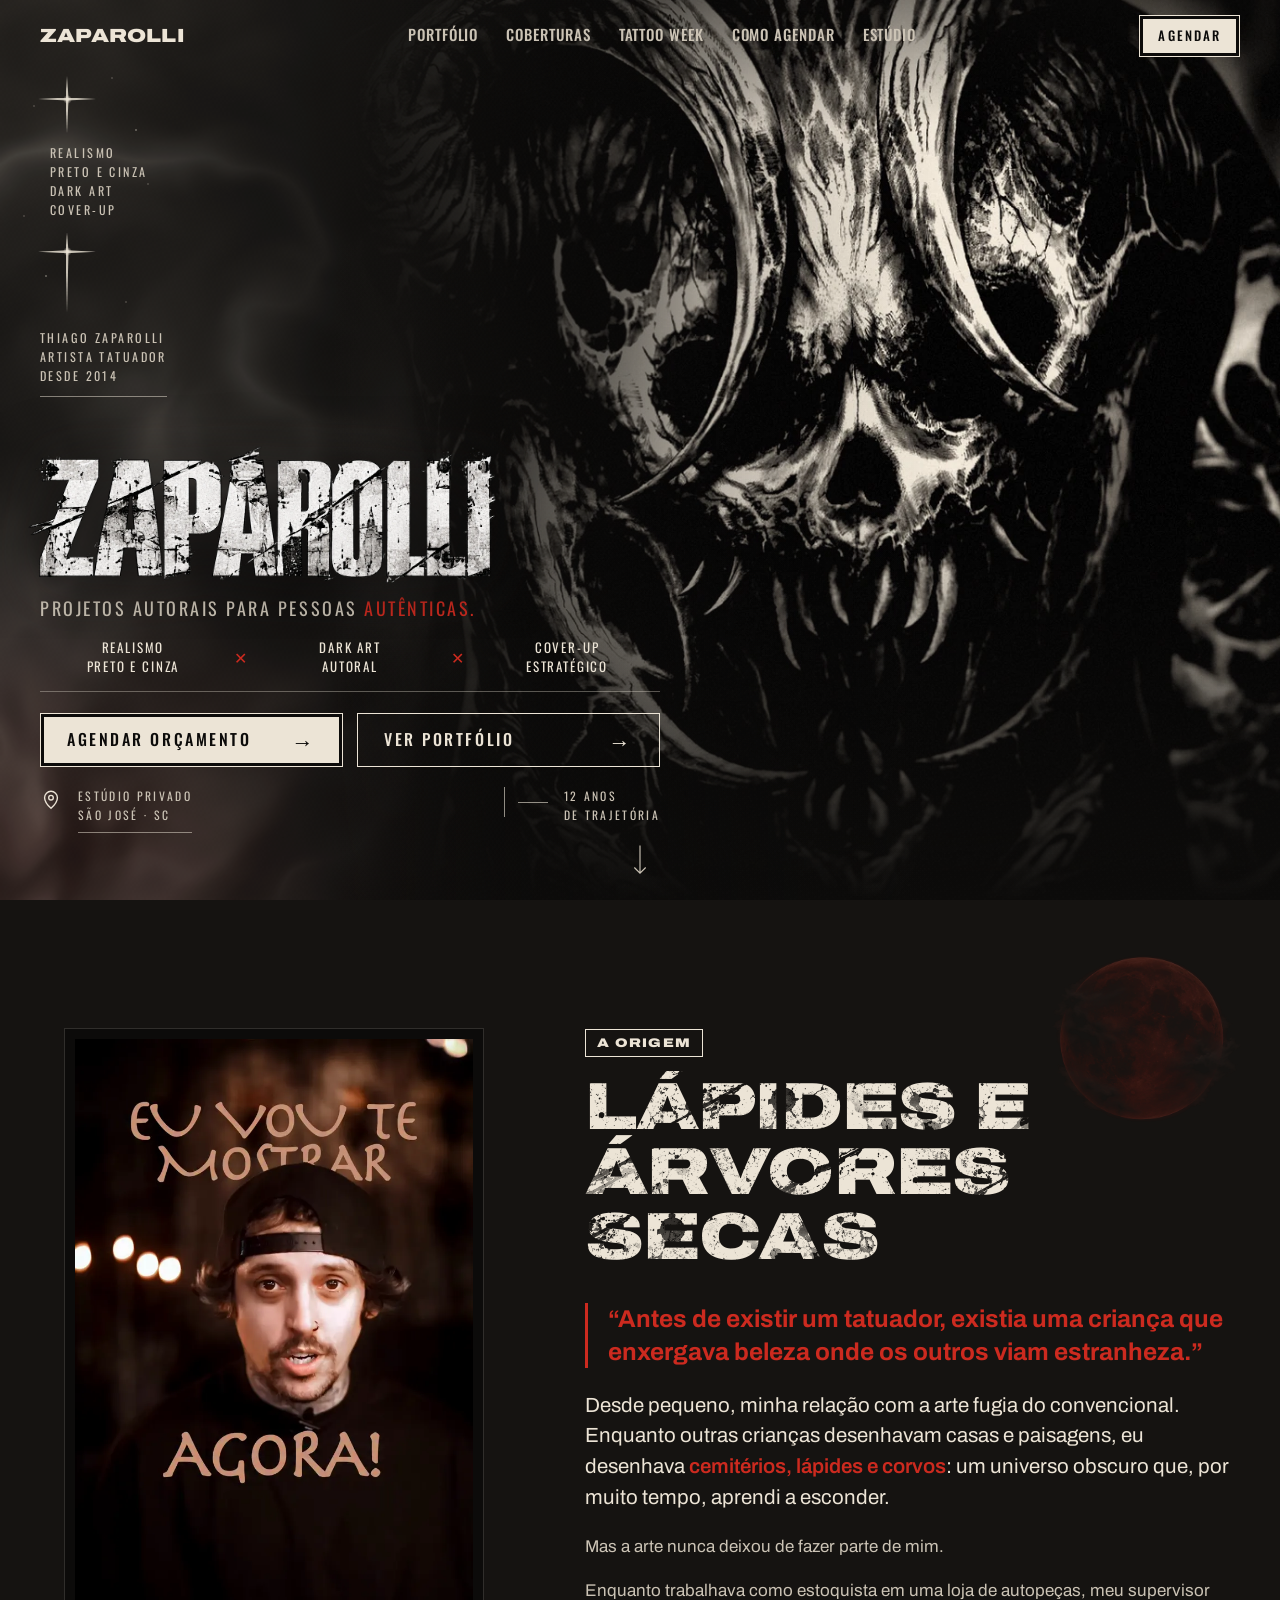
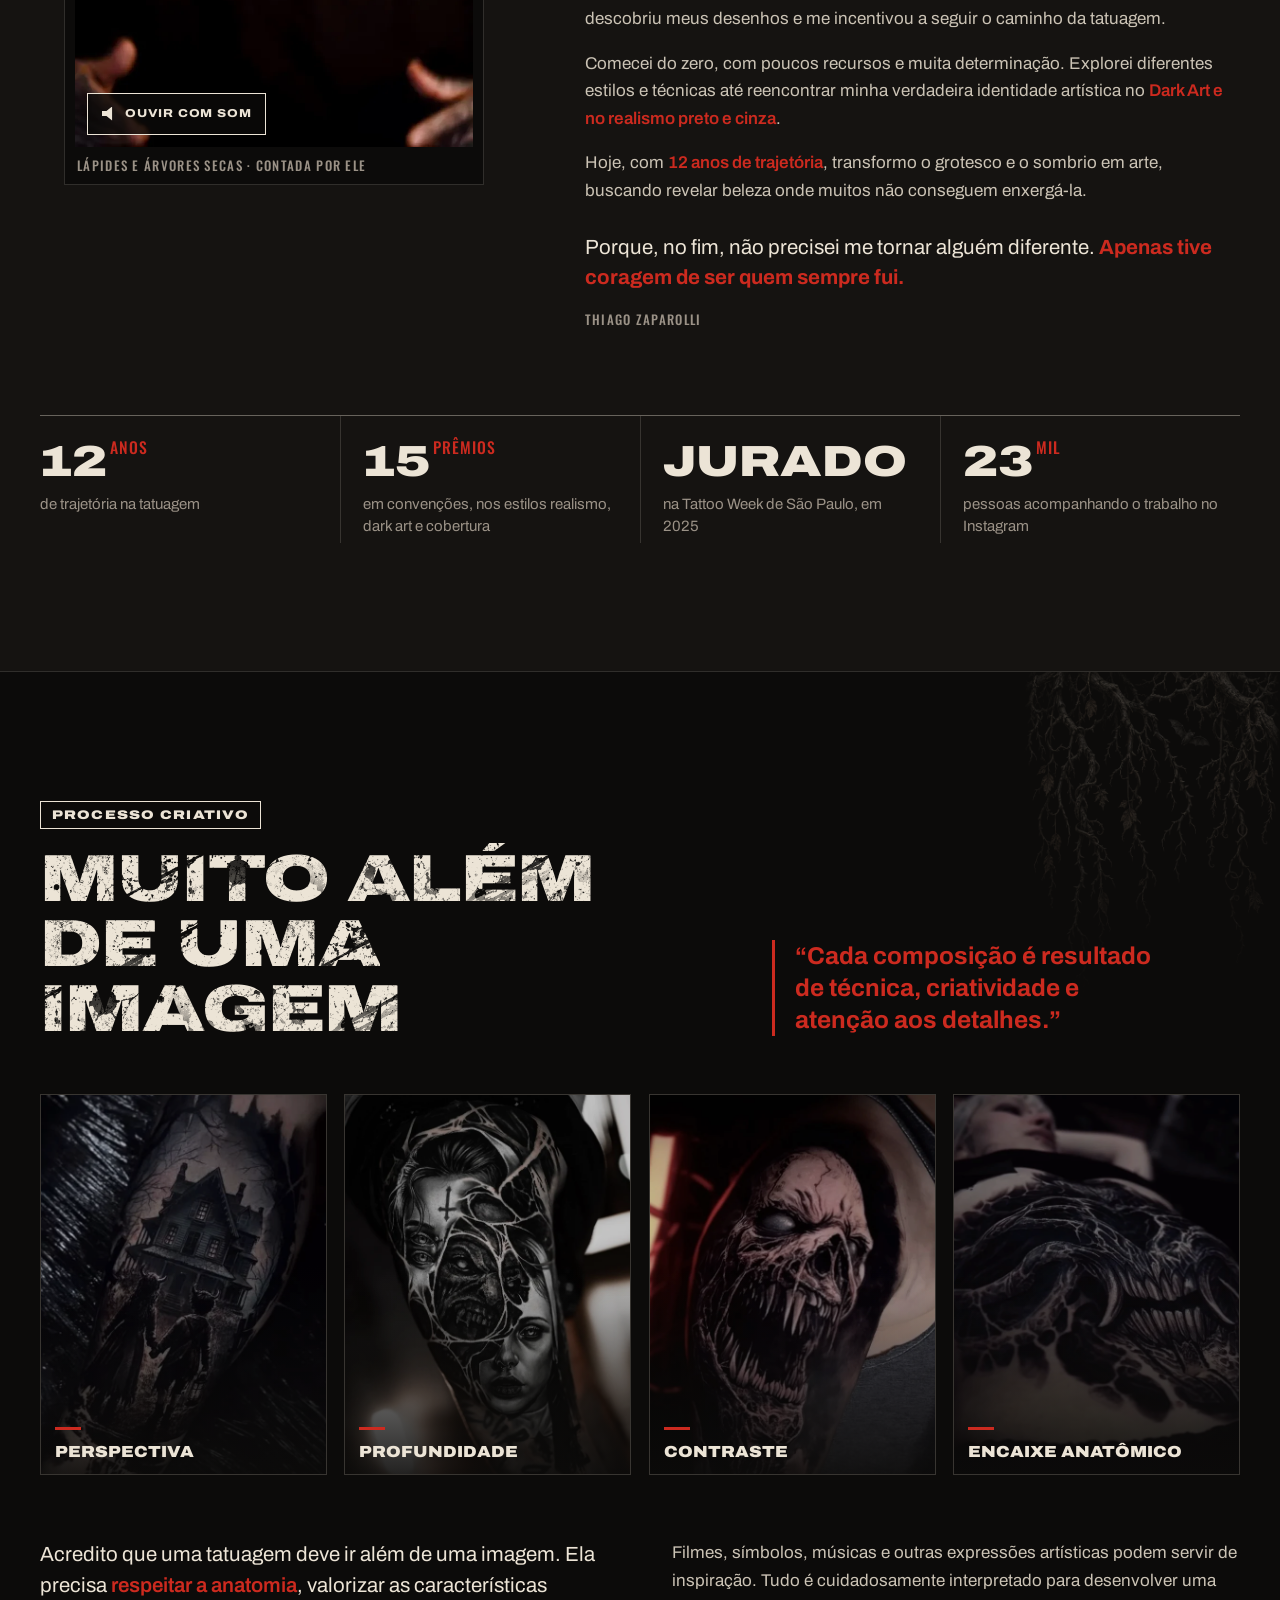
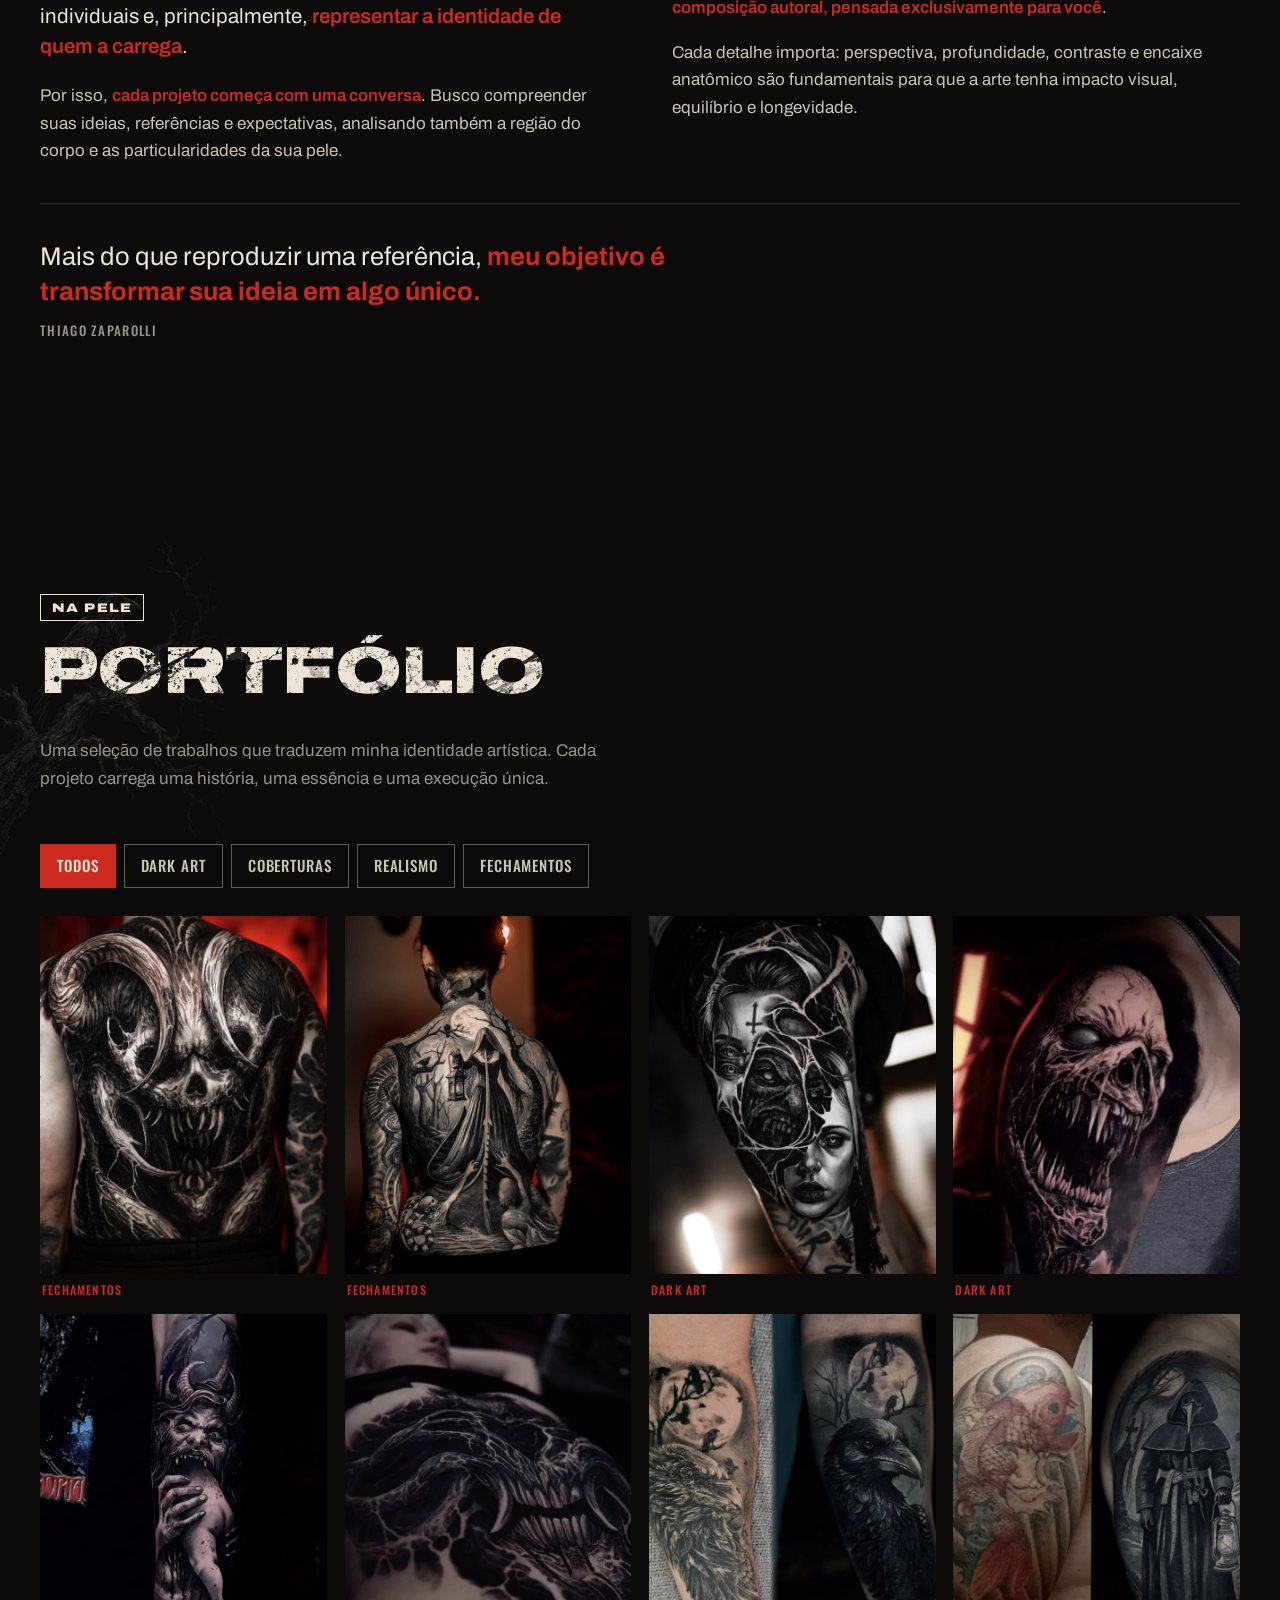
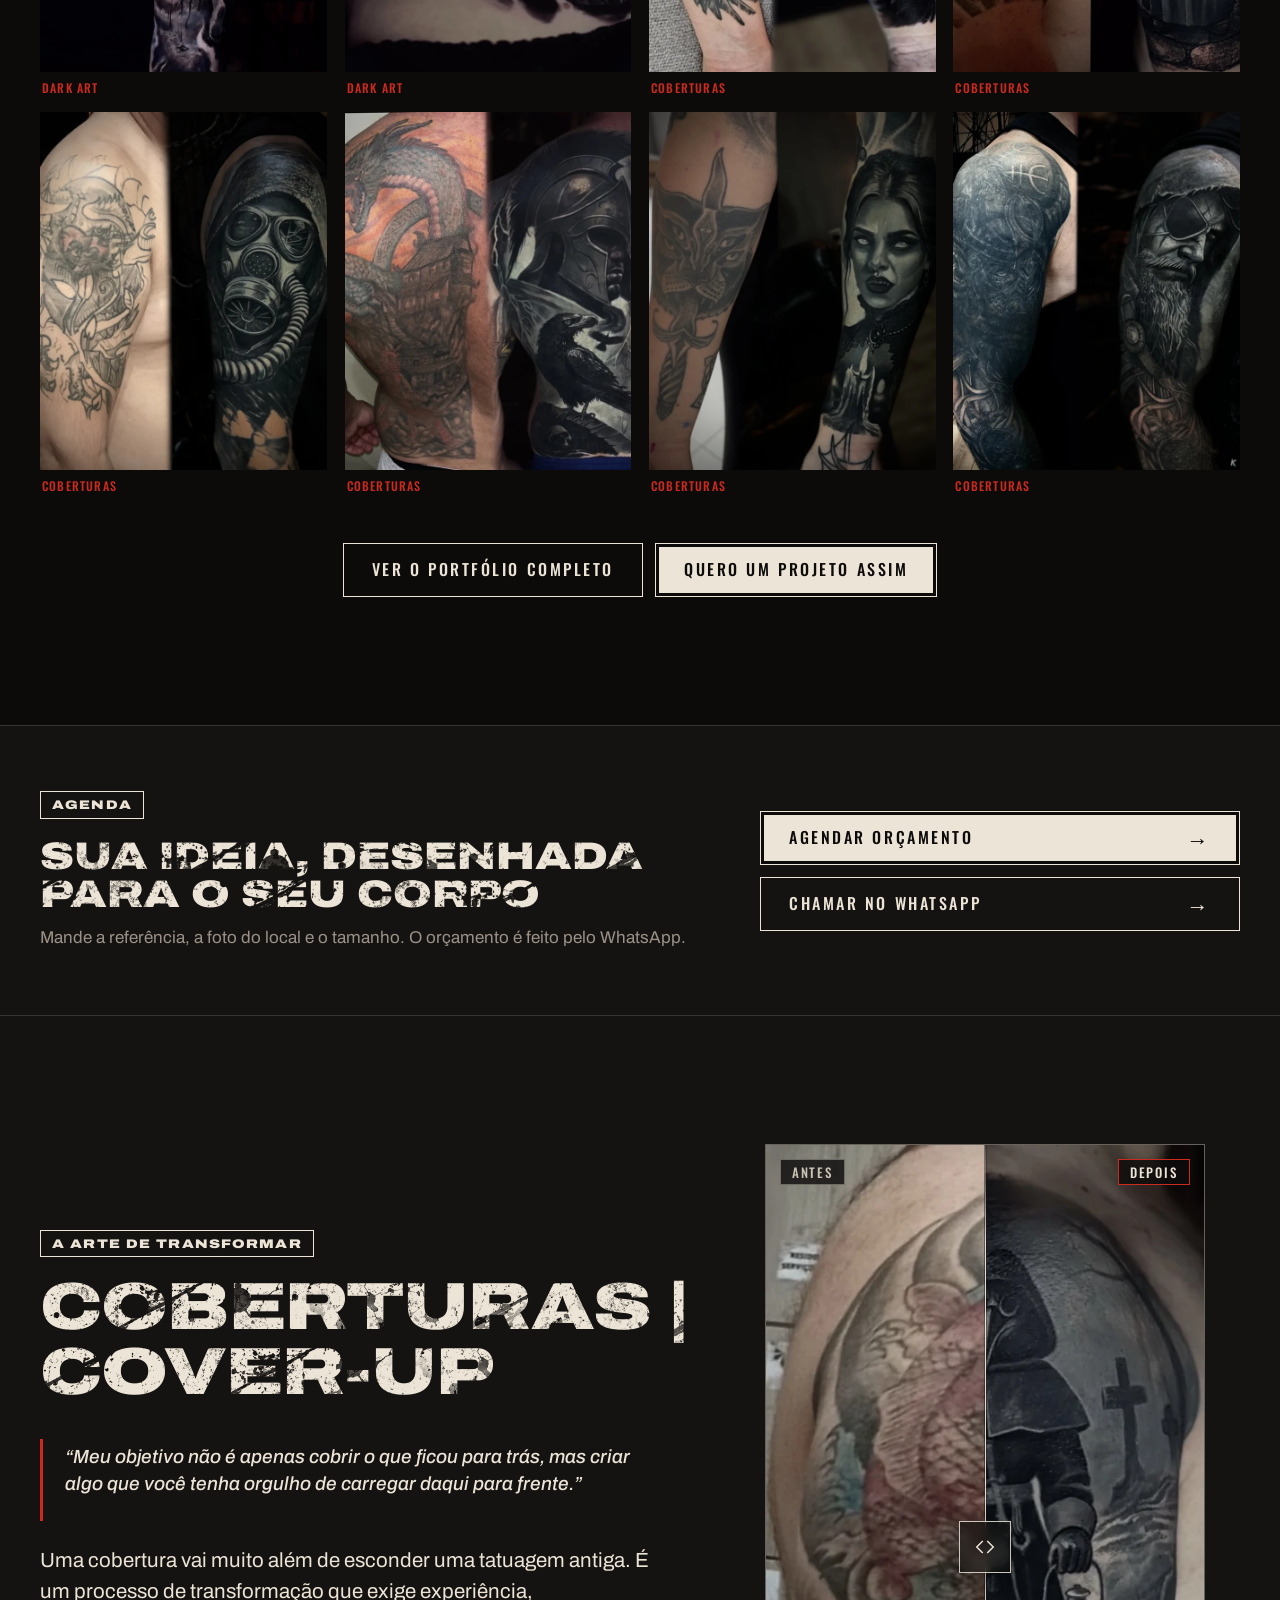
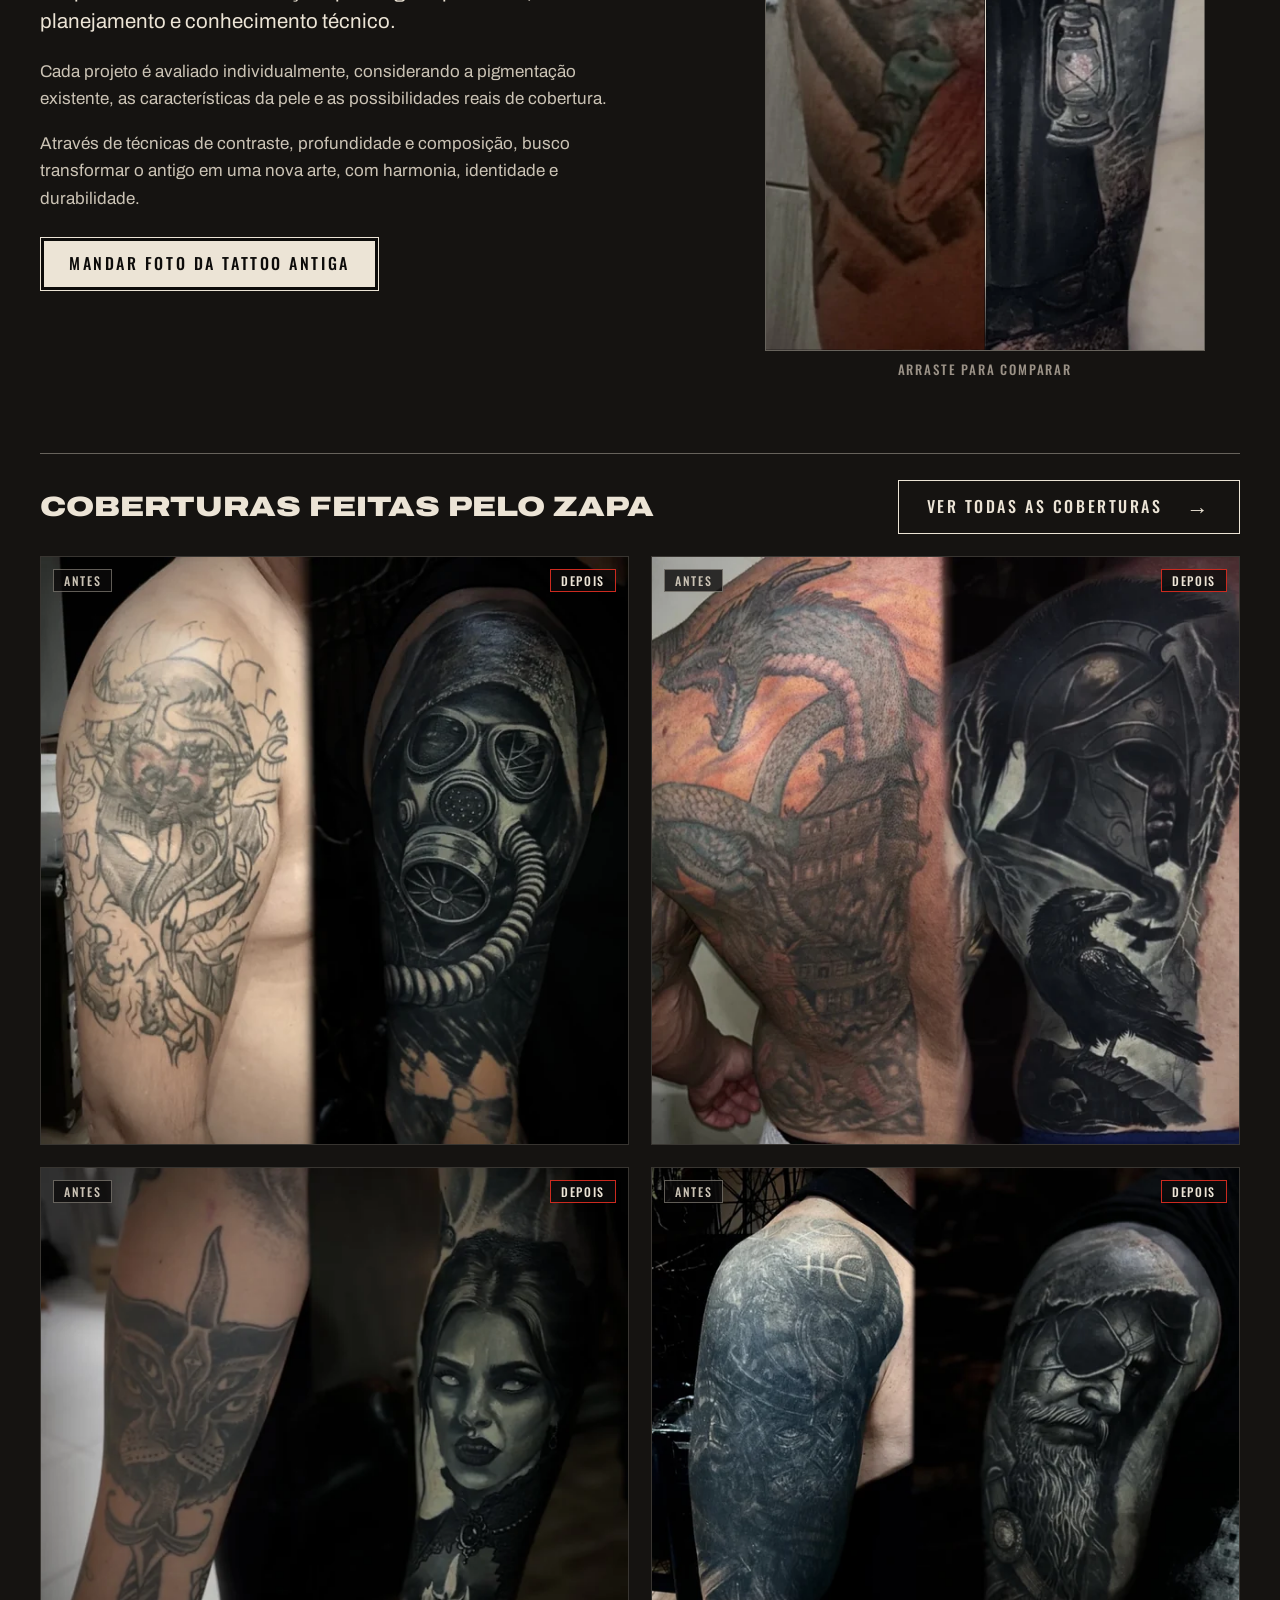
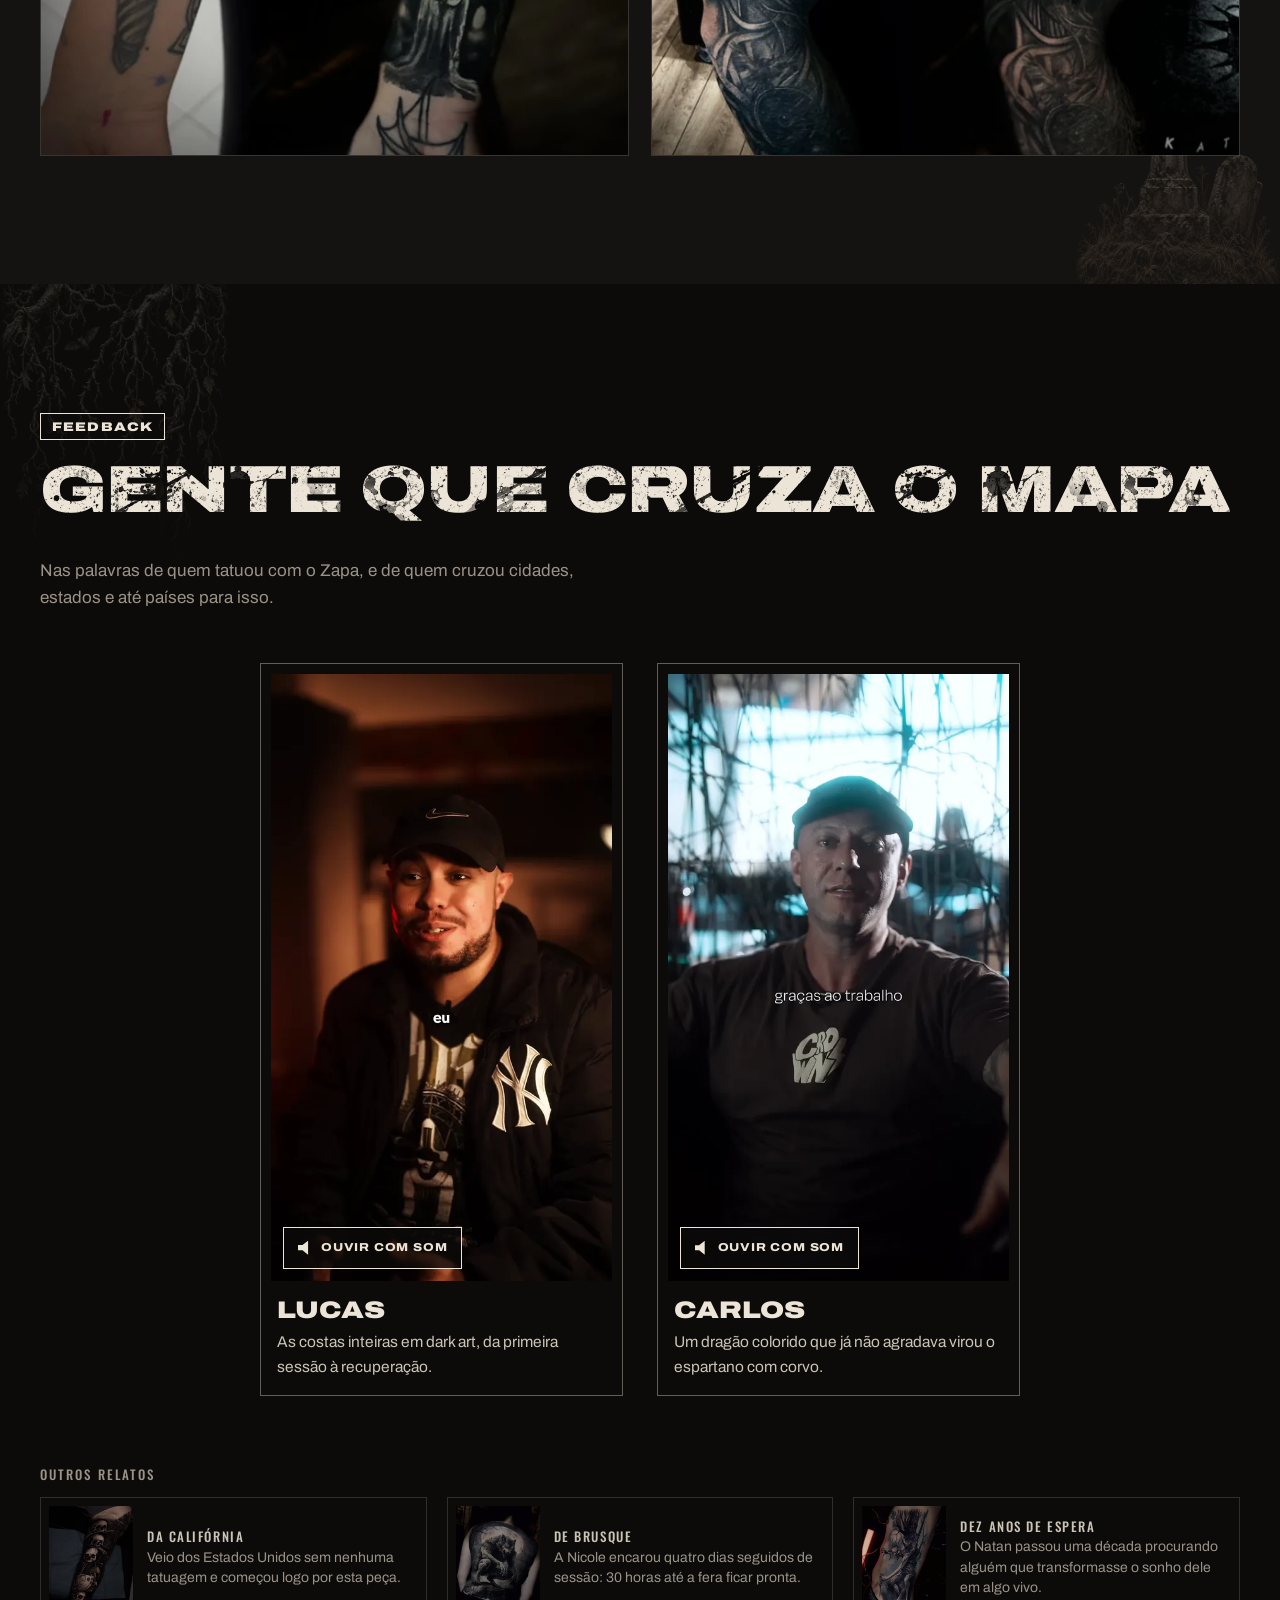
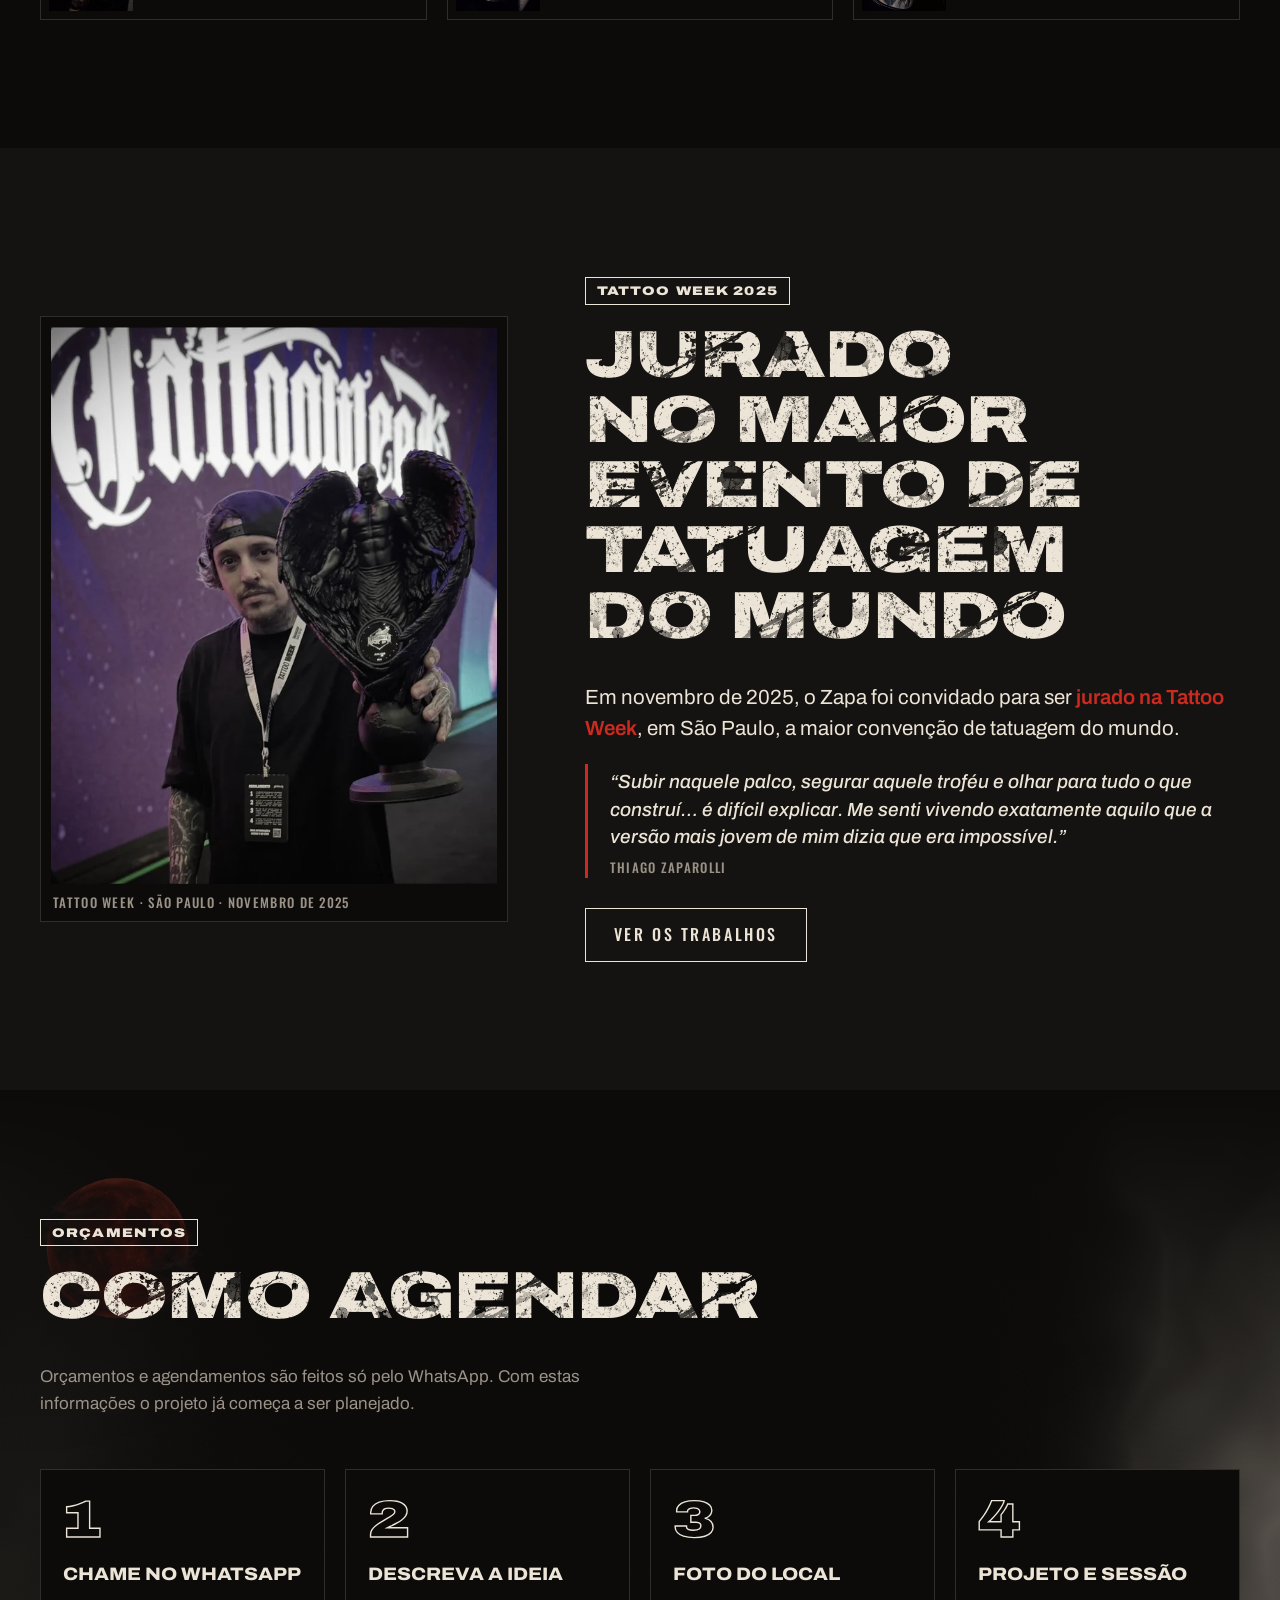
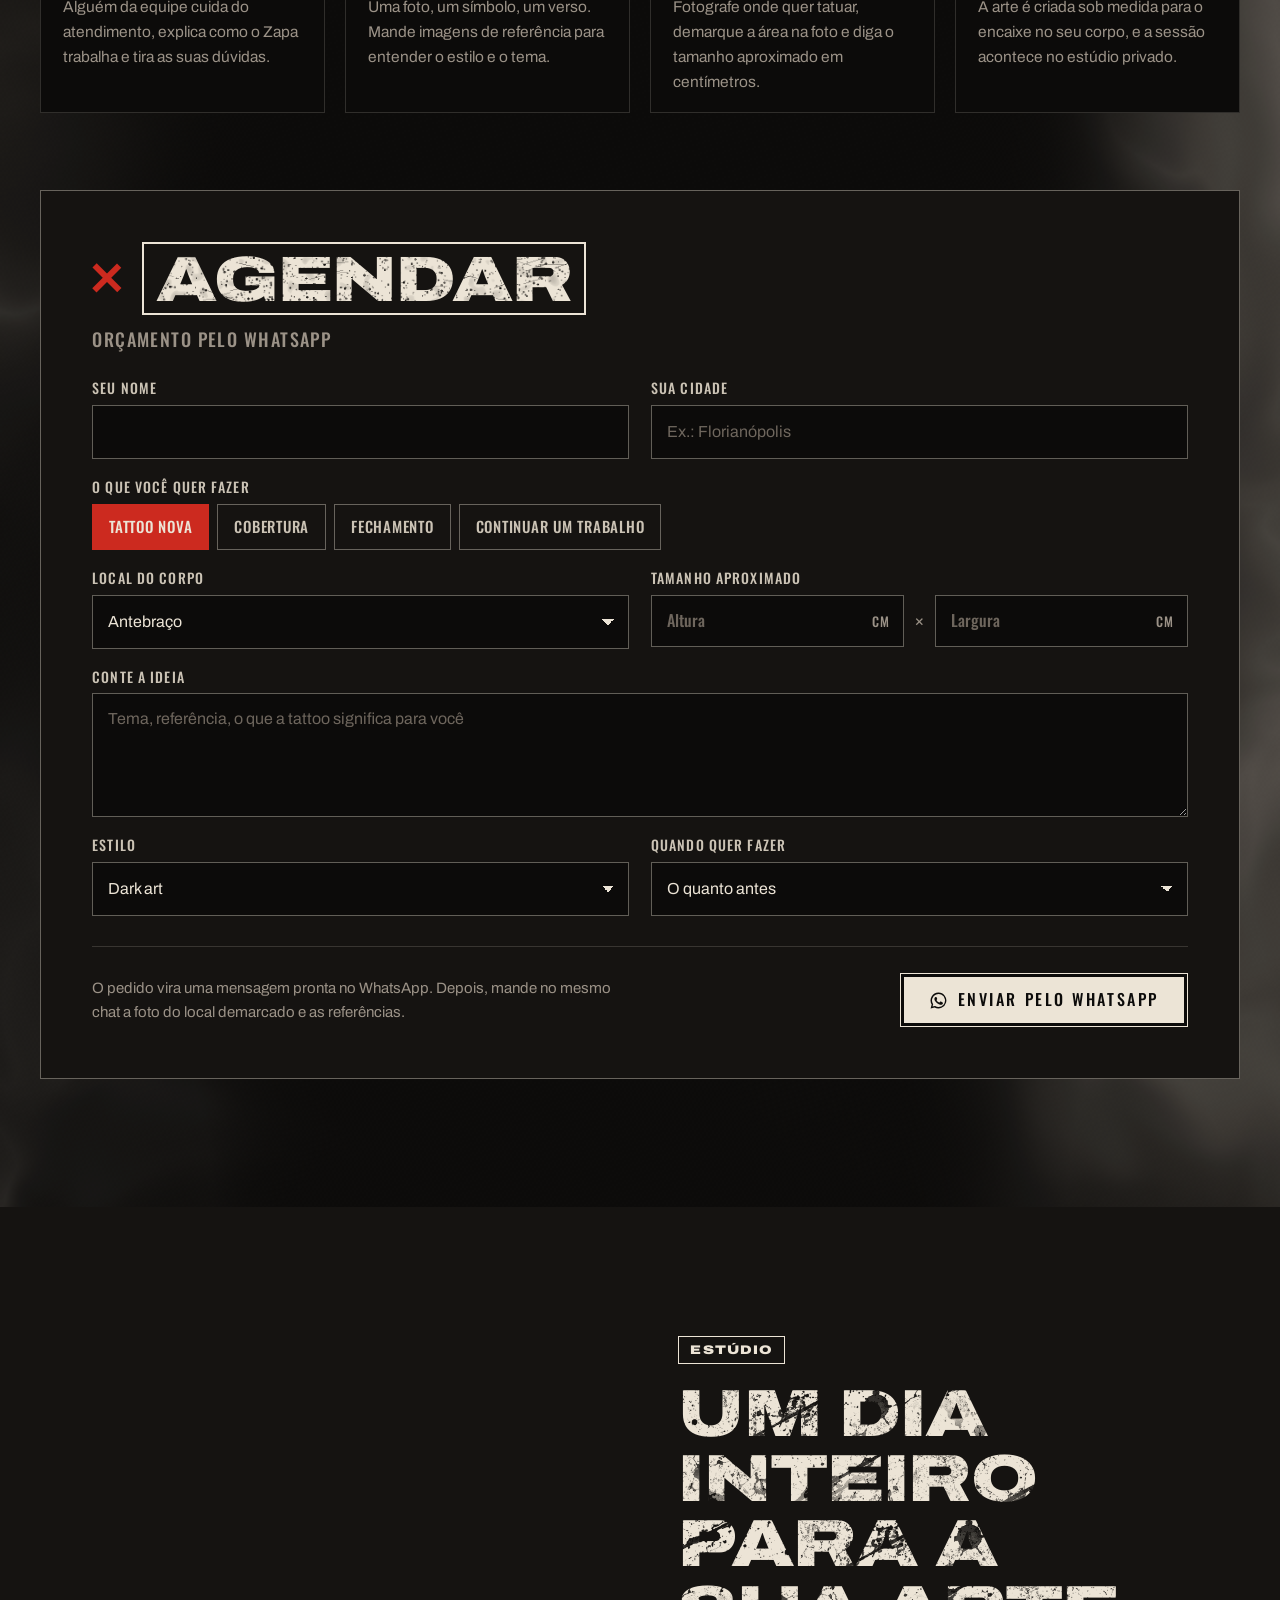
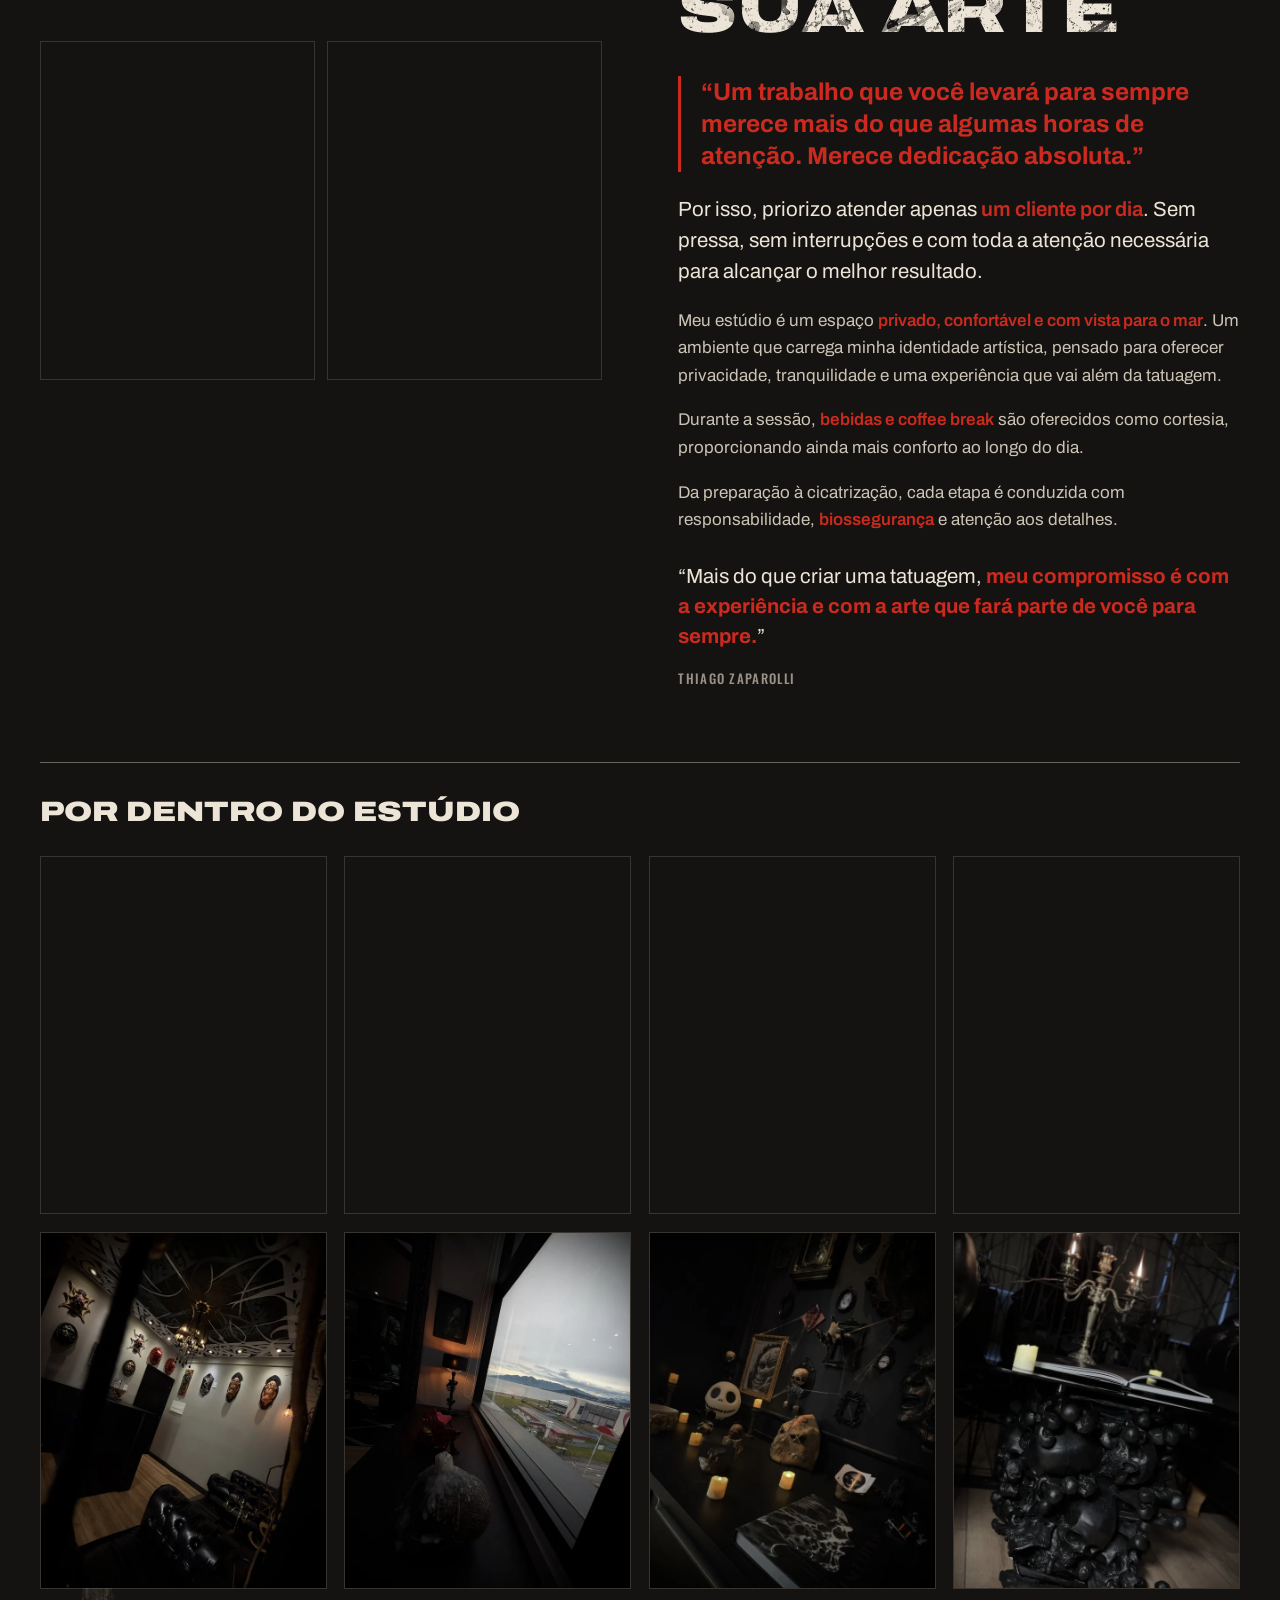
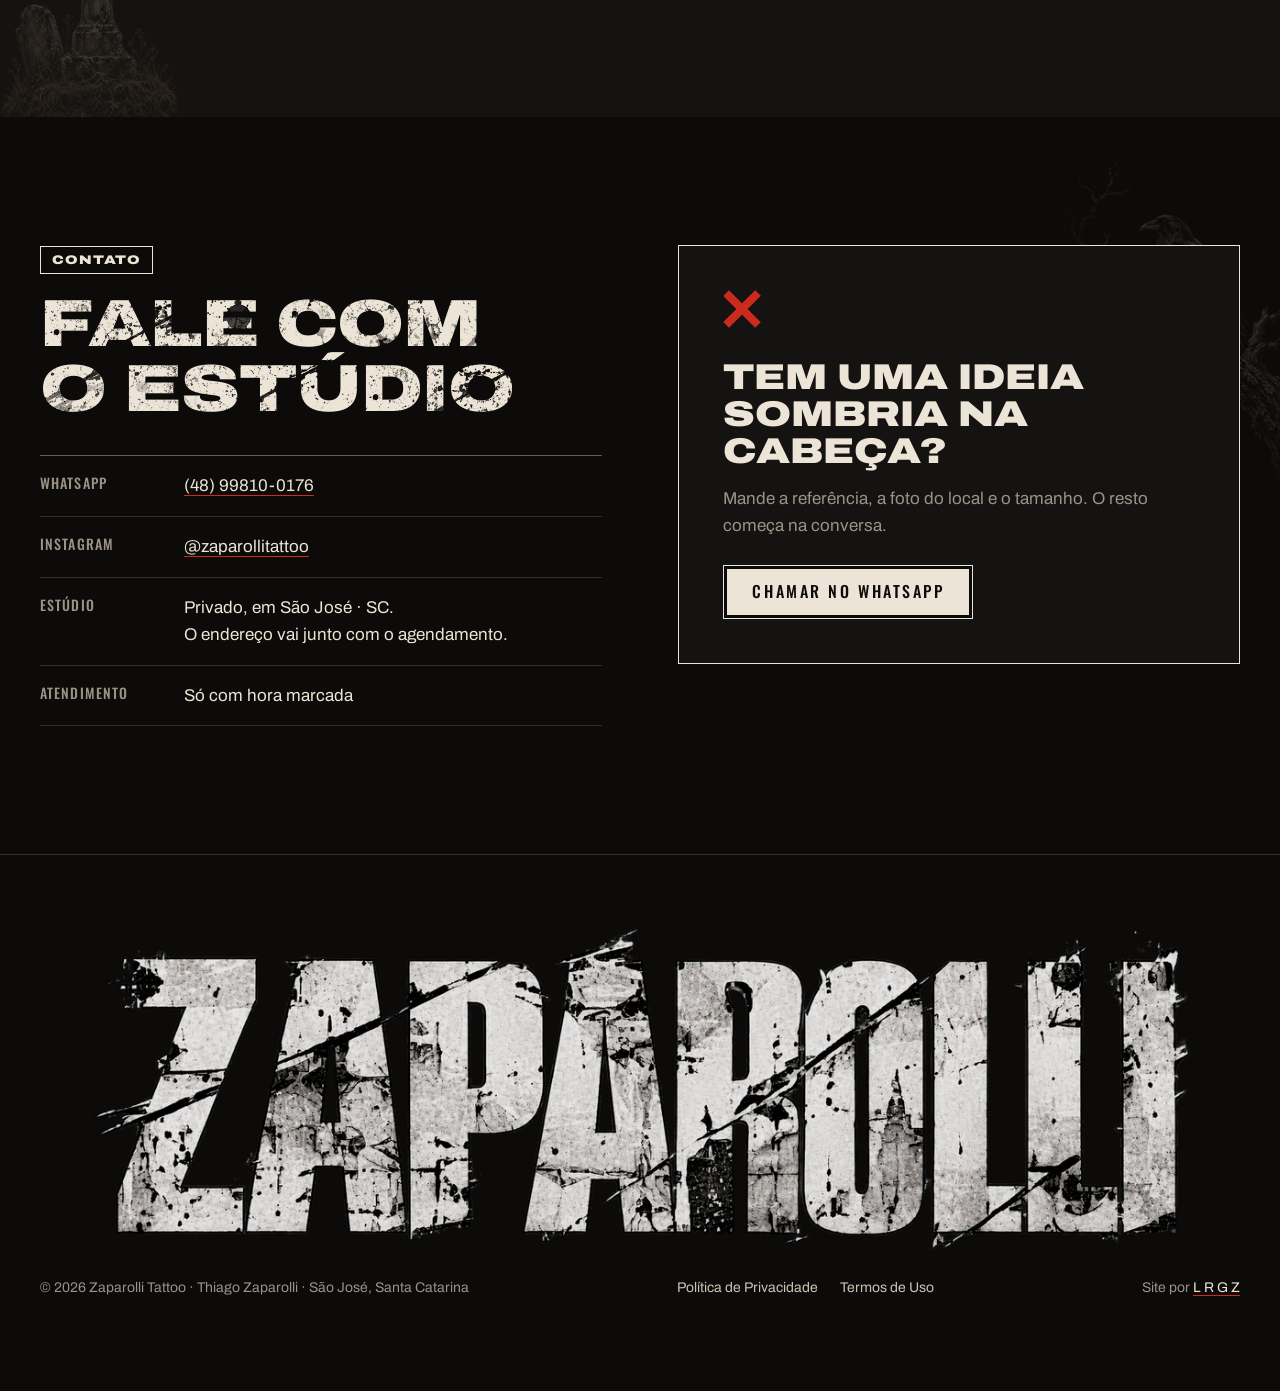
<file: index.html>
<!doctype html>
<html lang="pt-BR">
<head>
<meta charset="utf-8">
<meta name="viewport" content="width=device-width, initial-scale=1, viewport-fit=cover">
<title>Zaparolli Tattoo · Dark art e coberturas · São José, SC</title>
<meta name="description" content="Thiago Zaparolli: dark art e realismo preto e cinza em São José, SC. Projetos autorais e coberturas em estúdio privado. Orçamento pelo WhatsApp.">
<link rel="canonical" href="https://thiagozaparolli.com.br/">
<meta name="theme-color" content="#0c0b0a">
<meta property="og:type" content="website">
<meta property="og:locale" content="pt_BR">
<meta property="og:title" content="Zaparolli Tattoo · Dark art e coberturas">
<meta property="og:description" content="Jurado da Tattoo Week 2025. Dark art e realismo preto e cinza autorais, coberturas e fechamentos em estúdio privado em São José, SC. Agende pelo WhatsApp.">
<meta property="og:image" content="https://thiagozaparolli.com.br/og.jpg?v=13">
<meta property="og:image:secure_url" content="https://thiagozaparolli.com.br/og.jpg?v=13">
<meta property="og:image:type" content="image/jpeg">
<meta property="og:image:width" content="1200">
<meta property="og:image:height" content="630">
<meta property="og:image:alt" content="Zaparolli Tattoo: dark art, realismo preto e cinza e coberturas em São José, SC">
<meta property="og:site_name" content="Zaparolli Tattoo">
<meta property="og:url" content="https://thiagozaparolli.com.br/">
<meta name="twitter:card" content="summary_large_image">
<meta name="twitter:image" content="https://thiagozaparolli.com.br/og.jpg?v=13">
<link rel="icon" href="favicon.ico" sizes="any">
<link rel="icon" href="favicon-32.png" type="image/png">
<link rel="apple-touch-icon" href="apple-touch-icon.png">
<link rel="preload" href="assets/fontes/archivo-normal-latin.woff2" as="font" type="font/woff2" crossorigin>
<link rel="stylesheet" href="assets/css/fontes.css?v=28">
<link rel="stylesheet" href="assets/css/zaparolli.css?v=28">
<script type="application/ld+json">
{
 "@context": "https://schema.org",
 "@type": "TattooParlor",
 "name": "Zaparolli Tattoo",
 "alternateName": "Thiago Zaparolli",
 "description": "Tatuador de dark art e realismo preto e cinza, especialista em coberturas (cover-up), com estúdio privado em São José, SC. Jurado da Tattoo Week 2025.",
 "url": "https://thiagozaparolli.com.br/",
 "image": "https://thiagozaparolli.com.br/og.jpg",
 "logo": "https://thiagozaparolli.com.br/assets/img/logo-zaparolli-1200.webp",
 "telephone": "+55 48 99810-0176",
 "priceRange": "$$",
 "address": {
  "@type": "PostalAddress",
  "addressLocality": "São José",
  "addressRegion": "SC",
  "addressCountry": "BR"
 },
 "areaServed": [
  "São José",
  "Florianópolis",
  "Grande Florianópolis",
  "Santa Catarina"
 ],
 "founder": {
  "@type": "Person",
  "name": "Thiago Zaparolli",
  "jobTitle": "Tatuador",
  "sameAs": [
   "https://www.instagram.com/zaparollitattoo/"
  ]
 },
 "knowsAbout": [
  "Dark art",
  "Realismo preto e cinza",
  "Cobertura de tatuagem",
  "Cover-up",
  "Fechamento"
 ],
 "sameAs": [
  "https://www.instagram.com/zaparollitattoo/"
 ]
}
</script>
</head>
<body>

<a class="pular" href="#portfolio">Pular para o portfólio</a>

<header class="topo" id="topo">
  <div class="wrap">
    <a class="marca" href="#inicio" aria-label="Zaparolli Tattoo, início">Zaparolli</a>
    <nav aria-label="Principal">
      <ul>
        <li><a href="#portfolio">Portfólio</a></li>
        <li><a href="#coberturas">Coberturas</a></li>
        <li><a href="#tattoo-week">Tattoo Week</a></li>
        <li><a href="#como-agendar">Como agendar</a></li>
        <li><a href="#estudio">Estúdio</a></li>
      </ul>
    </nav>
    <div class="acoes">
      <a class="btn claro pequeno" href="#agendar">Agendar</a>
      <button class="menu-btn" type="button" aria-expanded="false" aria-controls="gaveta"><span class="tracos" aria-hidden="true"></span><span class="txt">Menu</span></button>
    </div>
  </div>
</header>

<div class="gaveta" id="gaveta" aria-hidden="true" hidden>
  <div class="gaveta-topo">
    <span class="marca">Zaparolli</span>
    <button class="fechar" type="button">Fechar</button>
  </div>
  <ol>
    <li><a href="#historia">A origem</a></li>
    <li><a href="#processo">Processo criativo</a></li>
    <li><a href="#portfolio">Portfólio</a></li>
    <li><a href="/coberturas">Coberturas</a></li>
    <li><a href="/portfolio">Portfólio completo</a></li>
    <li><a href="#tattoo-week">Tattoo Week</a></li>
    <li><a href="#como-agendar">Como agendar</a></li>
    <li><a href="#estudio">Estúdio</a></li>
    <li><a href="#contato">Contato</a></li>
  </ol>
  <a class="btn claro cheio" href="#agendar">Agendar orçamento</a>
</div>

<main>

<!-- HERO -->
<section class="hero" id="inicio">
  <div class="hero-arte" aria-hidden="true">
    <picture>
      <source media="(max-width: 760px)" srcset="assets/img/hero-arte-m-720.webp 720w, assets/img/hero-arte-m-860.webp 860w" sizes="100vw">
      <img src="assets/img/hero-arte-1020.webp" srcset="assets/img/hero-arte-720.webp 720w, assets/img/hero-arte-1020.webp 1020w" sizes="70vw" alt="" width="1020" height="1406" fetchpriority="high" decoding="async">
    </picture>
  </div>
  <div class="fumaca hero-fumaca" data-fumaca="0" data-forca="1.6" data-ciclo="40" data-v-pe="assets/video/fumaca-hero-pe.mp4" data-v-celular="assets/video/fumaca-hero-celular-preta.mp4?v=3" data-v-deitado="assets/video/fumaca-hero-deitado.mp4" aria-hidden="true"><canvas></canvas><video muted loop playsinline webkit-playsinline preload="none" disablepictureinpicture></video></div>

  <div class="hero-corpo wrap">
    <div class="hero-lado">
      <div class="bloco">
        <span class="cruz cruz-a" aria-hidden="true"><i></i></span>
        <ul class="hero-estilos" aria-label="Estilos">
          <li>Realismo</li><li>Preto e cinza</li><li>Dark art</li><li>Cover-up</li>
        </ul>
        <span class="cruz cruz-b" aria-hidden="true"><i></i></span>
      </div>
      <p class="assinatura">Thiago Zaparolli<br>Artista tatuador<br>Desde 2014</p>
    </div>

    <div class="hero-base">
      <h1 class="nome" id="nome"><img src="assets/img/logo-zaparolli-1200.webp" srcset="assets/img/logo-zaparolli-1200.webp 1200w, assets/img/logo-zaparolli.webp 2054w" sizes="(max-width: 760px) 92vw, 52vw" alt="Zaparolli" width="2054" height="605" fetchpriority="high"></h1>
      <p class="lema">Projetos autorais para pessoas <em class="verm">autênticas.</em></p>

      <ul class="etiquetas" aria-label="Especialidades">
        <li>Realismo<br>preto e cinza</li>
        <li class="x" aria-hidden="true">✕</li>
        <li>Dark art<br>autoral</li>
        <li class="x" aria-hidden="true">✕</li>
        <li>Cover-up<br>estratégico</li>
      </ul>

      <div class="hero-acoes">
        <a class="btn claro" href="#agendar">Agendar orçamento<span class="seta" aria-hidden="true">→</span></a>
        <a class="btn" href="#portfolio">Ver portfólio<span class="seta" aria-hidden="true">→</span></a>
      </div>

      <div class="hero-info">
        <p class="local"><svg viewBox="0 0 24 24" fill="none" stroke="currentColor" stroke-width="1.5" aria-hidden="true"><path d="M12 21s-7-6.2-7-11.5A7 7 0 0 1 19 9.5C19 14.8 12 21 12 21z"/><circle cx="12" cy="9.5" r="2.5"/></svg><span>Estúdio privado<br>São José · SC</span></p>
        <p class="anos"><span class="tracos" aria-hidden="true"></span><span>12 anos<br>de trajetória</span></p>
      </div>
      <a class="descer" href="#historia" aria-label="Ir para A origem"><svg viewBox="0 0 24 40" fill="none" stroke="currentColor" stroke-width="1.4" aria-hidden="true"><path d="M12 2v34M5 29l7 7 7-7"/></svg></a>
    </div>
  </div>
</section>

<!-- HISTÓRIA -->
<section class="secao pontos" id="historia">
  <img class="orn orn--lua-dir" src="assets/img/orn/lua.webp" width="520" height="453" alt="" aria-hidden="true" loading="lazy" decoding="async" draggable="false">
  <div class="wrap">
    <div class="historia">
      <figure class="foto-moldura video-historia surge">
        <div class="tela-video">
          <video id="video-historia" src="assets/video/historia.mp4" poster="assets/img/historia-poster.webp" muted loop playsinline webkit-playsinline preload="none" disablepictureinpicture aria-label="Thiago Zaparolli conta a própria história em vídeo, com legendas"></video>
          <button class="som" type="button" aria-pressed="false"><span class="ic" aria-hidden="true"></span><span class="txt">Ouvir com som</span></button>
        </div>
        <figcaption>Lápides e árvores secas · contada por ele</figcaption>
      </figure>
      <div class="texto surge">
        <p class="chapeu">A origem</p>
        <h2 class="titulo"><span class="desgaste">Lápides e árvores secas</span></h2>
        <p class="frase">“Antes de existir um tatuador, existia uma criança que enxergava beleza onde os outros viam estranheza.”</p>
        <p class="abre">Desde pequeno, minha relação com a arte fugia do convencional. Enquanto outras crianças desenhavam casas e paisagens, eu desenhava <em class="verm">cemitérios, lápides e corvos</em>: um universo obscuro que, por muito tempo, aprendi a esconder.</p>
        <p>Mas a arte nunca deixou de fazer parte de mim.</p>
        <p>Enquanto trabalhava como estoquista em uma loja de autopeças, meu supervisor descobriu meus desenhos e me incentivou a seguir o caminho da tatuagem.</p>
        <p>Comecei do zero, com poucos recursos e muita determinação. Explorei diferentes estilos e técnicas até reencontrar minha verdadeira identidade artística no <em class="verm">Dark Art e no realismo preto e cinza</em>.</p>
        <p>Hoje, com <em class="verm">12 anos de trajetória</em>, transformo o grotesco e o sombrio em arte, buscando revelar beleza onde muitos não conseguem enxergá-la.</p>
        <p class="fecho">Porque, no fim, não precisei me tornar alguém diferente. <em class="verm">Apenas tive coragem de ser quem sempre fui.</em></p>
        <p class="assina">Thiago Zaparolli</p>
      </div>
    </div>

    <dl class="numeros">
      <div class="surge"><dt>12<sup>anos</sup></dt><dd>de trajetória na tatuagem</dd></div>
      <div class="surge"><dt>15<sup>prêmios</sup></dt><dd>em convenções, nos estilos realismo, dark art e cobertura</dd></div>
      <div class="surge"><dt>Jurado</dt><dd>na Tattoo Week de São Paulo, em 2025</dd></div>
      <div class="surge"><dt>23<sup>mil</sup></dt><dd>pessoas acompanhando o trabalho no Instagram</dd></div>
    </dl>
  </div>
</section>

<!-- PROCESSO CRIATIVO -->
<section class="secao processo" id="processo">
  <img class="orn orn--topo-dir" src="assets/img/orn/galhos-pendurados.webp" width="560" height="736" alt="" aria-hidden="true" loading="lazy" decoding="async" draggable="false">
  <div class="wrap">
    <div class="processo-topo">
      <div class="surge">
        <p class="chapeu">Processo criativo</p>
        <h2 class="titulo"><span class="desgaste">Muito além de uma imagem</span></h2>
      </div>
      <p class="frase surge">“Cada composição é resultado de técnica, criatividade e atenção aos detalhes.”</p>
    </div>

    <ul class="pilares" aria-label="O que cada projeto precisa ter">
      <li class="surge"><img src="assets/obras/z019-640.webp" alt="" loading="lazy" width="640" height="800"><span>Perspectiva</span></li>
      <li class="surge"><img src="assets/obras/z011-640.webp" alt="" loading="lazy" width="640" height="800"><span>Profundidade</span></li>
      <li class="surge"><img src="assets/obras/z061-640.webp" alt="" loading="lazy" width="640" height="800"><span>Contraste</span></li>
      <li class="surge"><img src="assets/obras/z004-640.webp" alt="" loading="lazy" width="640" height="800"><span>Encaixe anatômico</span></li>
    </ul>

    <div class="processo-texto surge">
      <p class="abre">Acredito que uma tatuagem deve ir além de uma imagem. Ela precisa <em class="verm">respeitar a anatomia</em>, valorizar as características individuais e, principalmente, <em class="verm">representar a identidade de quem a carrega</em>.</p>
      <p>Por isso, <em class="verm">cada projeto começa com uma conversa</em>. Busco compreender suas ideias, referências e expectativas, analisando também a região do corpo e as particularidades da sua pele.</p>
      <p>Filmes, símbolos, músicas e outras expressões artísticas podem servir de inspiração. Tudo é cuidadosamente interpretado para desenvolver uma <em class="verm">composição autoral, pensada exclusivamente para você</em>.</p>
      <p>Cada detalhe importa: perspectiva, profundidade, contraste e encaixe anatômico são fundamentais para que a arte tenha impacto visual, equilíbrio e longevidade.</p>
    </div>
    <div class="processo-fecho surge">
      <p class="fecho">Mais do que reproduzir uma referência, <em class="verm">meu objetivo é transformar sua ideia em algo único.</em></p>
      <p class="assina">Thiago Zaparolli</p>
    </div>
  </div>
</section>

<!-- PORTFÓLIO -->
<section class="secao" id="portfolio">
  <img class="orn orn--galho-esq" src="assets/img/orn/galho-corvo.webp" width="560" height="727" alt="" aria-hidden="true" loading="lazy" decoding="async" draggable="false">
  <div class="wrap">
    <div class="cab">
      <p class="chapeu">Na pele</p>
      <h2 class="titulo"><span class="desgaste">Portfólio</span></h2>
      <p class="olho">Uma seleção de trabalhos que traduzem minha identidade artística. Cada projeto carrega uma história, uma essência e uma execução única.</p>
    </div>
    <div class="filtros" role="group" aria-label="Filtrar portfólio"></div>
    <div class="galeria" id="galeria" data-limite="12"></div>
    <div class="portfolio-pe">
      <a class="btn" href="/portfolio">Ver o portfólio completo</a>
      <a class="btn claro" href="#agendar">Quero um projeto assim</a>
    </div>
  </div>
</section>

<!-- CHAMADA PARA AGENDAR -->
<section class="cta-faixa" aria-label="Agendar">
  <div class="wrap">
    <div class="cta-faixa__txt surge">
      <p class="chapeu">Agenda</p>
      <p class="cta-faixa__tit"><span class="desgaste">Sua ideia, desenhada para o seu corpo</span></p>
      <p>Mande a referência, a foto do local e o tamanho. O orçamento é feito pelo WhatsApp.</p>
    </div>
    <div class="cta-faixa__acoes surge">
      <a class="btn claro" href="#agendar">Agendar orçamento<span class="seta" aria-hidden="true">→</span></a>
      <a class="btn" href="https://wa.me/5548998100176?text=Ol%C3%A1%2C%20Zapa!%20Vim%20pelo%20site%20e%20quero%20um%20or%C3%A7amento." target="_blank" rel="noopener">Chamar no WhatsApp<span class="seta" aria-hidden="true">→</span></a>
    </div>
  </div>
</section>

<!-- COBERTURAS -->
<section class="secao pontos" id="coberturas">
  <img class="orn orn--cruz-dir" src="assets/img/orn/cruz-corvo.webp" width="520" height="773" alt="" aria-hidden="true" loading="lazy" decoding="async" draggable="false">
  <div class="wrap">
    <div class="cobertura">
      <div class="texto surge">
        <p class="chapeu">A arte de transformar</p>
        <h2 class="titulo"><span class="desgaste">Coberturas&nbsp;| Cover-up</span></h2>
        <blockquote class="citacao"><p>“Meu objetivo não é apenas cobrir o que ficou para trás, mas criar algo que você tenha orgulho de carregar daqui para frente.”</p></blockquote>
        <p class="abre">Uma cobertura vai muito além de esconder uma tatuagem antiga. É um processo de transformação que exige experiência, planejamento e conhecimento técnico.</p>
        <p>Cada projeto é avaliado individualmente, considerando a pigmentação existente, as características da pele e as possibilidades reais de cobertura.</p>
        <p>Através de técnicas de contraste, profundidade e composição, busco transformar o antigo em uma nova arte, com harmonia, identidade e durabilidade.</p>
        <a class="btn claro" href="https://wa.me/5548998100176?text=Ol%C3%A1%2C%20Zapa!%20Vim%20pelo%20site%20e%20tenho%20uma%20tattoo%20que%20quero%20cobrir.%20Vou%20mandar%20a%20foto." target="_blank" rel="noopener">Mandar foto da tattoo antiga</a>
      </div>
      <figure class="antes-depois surge" data-comparar style="--pos: 50%">
        <div class="antes-depois__palco">
          <img class="antes-depois__antes" src="assets/img/cobertura-antes-600.webp" srcset="assets/img/cobertura-antes-480.webp 480w, assets/img/cobertura-antes-600.webp 600w, assets/img/cobertura-antes-900.webp 900w" sizes="(max-width: 860px) 92vw, 440px" alt="Antes: carpa colorida antiga no ombro" width="600" height="1100" loading="lazy" decoding="async">
          <img class="antes-depois__depois" src="assets/img/cobertura-depois-600.webp" srcset="assets/img/cobertura-depois-480.webp 480w, assets/img/cobertura-depois-600.webp 600w, assets/img/cobertura-depois-900.webp 900w" sizes="(max-width: 860px) 92vw, 440px" alt="Depois: médico da peste num cemitério, em preto e cinza, cobrindo toda a carpa" width="600" height="1100" loading="lazy" decoding="async">
          <span class="antes-depois__rot antes-depois__rot--a" aria-hidden="true">Antes</span>
          <span class="antes-depois__rot antes-depois__rot--d" aria-hidden="true">Depois</span>
          <span class="antes-depois__linha" aria-hidden="true"><span class="antes-depois__alca"><svg viewBox="0 0 24 24" fill="none" stroke="currentColor" stroke-width="1.6" stroke-linecap="square"><path d="M9 6l-6 6 6 6M15 6l6 6-6 6"/></svg></span></span>
          <input class="antes-depois__controle" type="range" min="0" max="100" value="50" aria-label="Comparar antes e depois da cobertura">
        </div>
        <figcaption>Arraste para comparar</figcaption>
      </figure>
    </div>

    <div class="coberturas-feitas">
      <div class="coberturas-cab surge">
        <h3>Coberturas feitas pelo Zapa</h3>
        <a class="btn" href="/coberturas">Ver todas as coberturas<span class="seta" aria-hidden="true">→</span></a>
      </div>
      <ul class="coberturas-grade">
        <li class="surge"><figure><img src="assets/img/cob/mascara-gas-640.webp" srcset="assets/img/cob/mascara-gas-640.webp 640w, assets/img/cob/mascara-gas-1080.webp 1080w" sizes="(max-width: 860px) 92vw, 600px" alt="Máscara de gás cobrindo um desenho antigo no ombro" loading="lazy" decoding="async" width="640" height="640"><span class="rot-a" aria-hidden="true">Antes</span><span class="rot-d" aria-hidden="true">Depois</span></figure></li>
        <li class="surge"><figure><img src="assets/img/cob/espartano-corvo-640.webp" srcset="assets/img/cob/espartano-corvo-640.webp 640w, assets/img/cob/espartano-corvo-1080.webp 1080w" sizes="(max-width: 860px) 92vw, 600px" alt="Espartano e corvo cobrindo um dragão colorido nas costas" loading="lazy" decoding="async" width="640" height="640"><span class="rot-a" aria-hidden="true">Antes</span><span class="rot-d" aria-hidden="true">Depois</span></figure></li>
        <li class="surge"><figure><img src="assets/img/cob/vampira-640.webp" srcset="assets/img/cob/vampira-640.webp 640w, assets/img/cob/vampira-1080.webp 1080w" sizes="(max-width: 860px) 92vw, 600px" alt="Vampira com vela cobrindo um gato no antebraço" loading="lazy" decoding="async" width="640" height="640"><span class="rot-a" aria-hidden="true">Antes</span><span class="rot-d" aria-hidden="true">Depois</span></figure></li>
        <li class="surge"><figure><img src="assets/img/cob/viking-640.webp" srcset="assets/img/cob/viking-640.webp 640w, assets/img/cob/viking-1080.webp 1080w" sizes="(max-width: 860px) 92vw, 600px" alt="Viking de tapa-olho cobrindo um braço fechado escuro" loading="lazy" decoding="async" width="640" height="640"><span class="rot-a" aria-hidden="true">Antes</span><span class="rot-d" aria-hidden="true">Depois</span></figure></li>
      </ul>
    </div>
  </div>
</section>

<!-- QUEM VIAJA -->
<section class="secao" id="feedback">
  <img class="orn orn--topo-esq" src="assets/img/orn/galhos-pendurados.webp" width="560" height="736" alt="" aria-hidden="true" loading="lazy" decoding="async" draggable="false">
  <div class="wrap">
    <div class="cab">
      <p class="chapeu">Feedback</p>
      <h2 class="titulo"><span class="desgaste">Gente que cruza o mapa</span></h2>
      <p class="olho">Nas palavras de quem tatuou com o Zapa, e de quem cruzou cidades, estados e até países para isso.</p>
    </div>
    <div class="reels">
      <figure class="reel surge">
        <div class="tela-video">
          <video class="video-som" src="assets/video/feedback-lucas.mp4" poster="assets/img/feedback-lucas-poster.webp" muted loop playsinline webkit-playsinline preload="none" disablepictureinpicture aria-label="O Lucas conta como foi fechar as costas com o Zapa, com legendas"></video>
          <button class="som" type="button" aria-pressed="false"><span class="ic" aria-hidden="true"></span><span class="txt">Ouvir com som</span></button>
        </div>
        <figcaption>
          <p class="de">Lucas</p>
          <p>As costas inteiras em dark art, da primeira sessão à recuperação.</p>
        </figcaption>
      </figure>
      <figure class="reel surge">
        <div class="tela-video">
          <video class="video-som" src="assets/video/feedback-carlos.mp4" poster="assets/img/feedback-carlos-poster.webp" muted loop playsinline webkit-playsinline preload="none" disablepictureinpicture aria-label="O Carlos conta a cobertura do dragão colorido que virou um espartano com corvo, com legendas"></video>
          <button class="som" type="button" aria-pressed="false"><span class="ic" aria-hidden="true"></span><span class="txt">Ouvir com som</span></button>
        </div>
        <figcaption>
          <p class="de">Carlos</p>
          <p>Um dragão colorido que já não agradava virou o espartano com corvo.</p>
        </figcaption>
      </figure>
    </div>
    <p class="relatos-chapeu">Outros relatos</p>
    <div class="relatos">
      <article class="relato surge">
        <img src="assets/obras/z100-640.webp" alt="Fechamento de braço com caveiras, a primeira tattoo do cliente" loading="lazy" width="640" height="800">
        <p class="de">Da Califórnia</p>
        <p>Veio dos Estados Unidos sem nenhuma tatuagem e começou logo por esta peça.</p>
      </article>
      <article class="relato surge">
        <img src="assets/obras/z028-640.webp" alt="Costas com uma fera em realismo dark" loading="lazy" width="640" height="800">
        <p class="de">De Brusque</p>
        <p>A Nicole encarou quatro dias seguidos de sessão: 30 horas até a fera ficar pronta.</p>
      </article>
      <article class="relato surge">
        <img src="assets/obras/z059-640.webp" alt="Criatura em dark art na costela, feita para o Natan" loading="lazy" width="640" height="800">
        <p class="de">Dez anos de espera</p>
        <p>O Natan passou uma década procurando alguém que transformasse o sonho dele em algo vivo.</p>
      </article>
    </div>
  </div>
</section>

<!-- TATTOO WEEK -->
<section class="secao pontos" id="tattoo-week">
  <div class="wrap">
    <div class="tattoo-week">
      <figure class="foto-moldura surge">
        <img src="assets/img/tattoo-week-640.webp" srcset="assets/img/tattoo-week-640.webp 640w, assets/img/tattoo-week-1080.webp 1080w" sizes="(max-width: 860px) 92vw, 480px" alt="Thiago Zaparolli com o troféu da Tattoo Week, onde foi jurado" loading="lazy" width="640" height="800">
        <figcaption>Tattoo Week · São Paulo · novembro de 2025</figcaption>
      </figure>
      <div class="texto surge">
        <p class="chapeu">Tattoo Week 2025</p>
        <h2 class="titulo"><span class="desgaste">Jurado no maior evento de tatuagem do mundo</span></h2>
        <p class="abre">Em novembro de 2025, o Zapa foi convidado para ser <em class="verm">jurado na Tattoo Week</em>, em São Paulo, a maior convenção de tatuagem do mundo.</p>
        <blockquote class="citacao">“Subir naquele palco, segurar aquele troféu e olhar para tudo o que construí… é difícil explicar. Me senti vivendo exatamente aquilo que a versão mais jovem de mim dizia que era impossível.”<cite>Thiago Zaparolli</cite></blockquote>
        <a class="btn" href="#portfolio">Ver os trabalhos</a>
      </div>
    </div>
  </div>
</section>

<!-- COMO AGENDAR -->
<section class="secao" id="como-agendar">
  <div class="fumaca fumaca--calma" data-fumaca="1" data-forca=".8" data-ciclo="64" data-v-pe="assets/video/fumaca-calma-pe.mp4" data-v-deitado="assets/video/fumaca-calma-deitado.mp4" aria-hidden="true"><canvas></canvas><video muted loop playsinline webkit-playsinline preload="none" disablepictureinpicture></video></div>
  <img class="orn orn--lua-esq" src="assets/img/orn/lua.webp" width="520" height="453" alt="" aria-hidden="true" loading="lazy" decoding="async" draggable="false">
  <div class="wrap">
    <div class="cab">
      <p class="chapeu">Orçamentos</p>
      <h2 class="titulo"><span class="desgaste">Como agendar</span></h2>
      <p class="olho">Orçamentos e agendamentos são feitos só pelo WhatsApp. Com estas informações o projeto já começa a ser planejado.</p>
    </div>
    <ol class="passos">
      <li class="surge"><span class="n">1</span><h3>Chame no WhatsApp</h3><p>Alguém da equipe cuida do atendimento, explica como o Zapa trabalha e tira as suas dúvidas.</p></li>
      <li class="surge"><span class="n">2</span><h3>Descreva a ideia</h3><p>Uma foto, um símbolo, um verso. Mande imagens de referência para entender o estilo e o tema.</p></li>
      <li class="surge"><span class="n">3</span><h3>Foto do local</h3><p>Fotografe onde quer tatuar, demarque a área na foto e diga o tamanho aproximado em centímetros.</p></li>
      <li class="surge"><span class="n">4</span><h3>Projeto e sessão</h3><p>A arte é criada sob medida para o encaixe no seu corpo, e a sessão acontece no estúdio privado.</p></li>
    </ol>

    <form class="ficha surge" id="agendar" novalidate>
      <div class="ficha-cab">
        <span class="xis pequeno" aria-hidden="true"></span>
        <h2 class="caixa"><span class="desgaste">Agendar</span></h2>
        <p>Orçamento pelo WhatsApp</p>
      </div>
      <div class="campos">
        <div class="campo"><label for="f-nome">Seu nome</label><input id="f-nome" name="nome" autocomplete="given-name" required></div>
        <div class="campo"><label for="f-cidade">Sua cidade</label><input id="f-cidade" name="cidade" autocomplete="address-level2" placeholder="Ex.: Florianópolis"></div>
        <fieldset class="campo largo"><legend>O que você quer fazer</legend>
          <div class="marcar">
            <label><input type="radio" name="tipo" value="Tattoo nova" checked><span>Tattoo nova</span></label>
            <label><input type="radio" name="tipo" value="Cobertura de tattoo antiga"><span>Cobertura</span></label>
            <label><input type="radio" name="tipo" value="Fechamento"><span>Fechamento</span></label>
            <label><input type="radio" name="tipo" value="Continuar um trabalho"><span>Continuar um trabalho</span></label>
          </div>
        </fieldset>
        <div class="campo"><label for="f-local">Local do corpo</label>
          <select id="f-local" name="local">
            <option>Antebraço</option><option>Braço</option><option>Braço inteiro</option><option>Perna</option><option>Panturrilha</option><option>Costas</option><option>Peito</option><option>Costela</option><option>Mão</option><option>Pescoço</option><option>Outro lugar</option>
          </select>
        </div>
        <div class="campo duplo">
          <span class="rotulo-campo" id="r-tam">Tamanho aproximado</span>
          <div class="medidas" role="group" aria-labelledby="r-tam">
            <label><input name="altura" inputmode="numeric" placeholder="Altura" aria-label="Altura em centímetros"><span>cm</span></label>
            <span class="por" aria-hidden="true">×</span>
            <label><input name="largura" inputmode="numeric" placeholder="Largura" aria-label="Largura em centímetros"><span>cm</span></label>
          </div>
        </div>
        <div class="campo largo"><label for="f-ideia">Conte a ideia</label><textarea id="f-ideia" name="ideia" rows="4" placeholder="Tema, referência, o que a tattoo significa para você" required></textarea></div>
        <div class="campo"><label for="f-estilo">Estilo</label>
          <select id="f-estilo" name="estilo">
            <option>Dark art</option><option>Realismo preto e cinza</option><option>Ainda não sei</option>
          </select>
        </div>
        <div class="campo"><label for="f-quando">Quando quer fazer</label>
          <select id="f-quando" name="quando">
            <option>O quanto antes</option><option>Nos próximos 3 meses</option><option>Ainda este ano</option><option>Sem pressa</option>
          </select>
        </div>
      </div>
      <div class="ficha-pe">
        <p>O pedido vira uma mensagem pronta no WhatsApp. Depois, mande no mesmo chat a foto do local demarcado e as referências.</p>
        <button class="btn claro" type="submit"><svg viewBox="0 0 24 24" fill="currentColor" aria-hidden="true"><path d="M12 2a10 10 0 0 0-8.6 15.1L2 22l5-1.3A10 10 0 1 0 12 2zm0 18.2a8.2 8.2 0 0 1-4.2-1.2l-.3-.2-3 .8.8-2.9-.2-.3A8.2 8.2 0 1 1 12 20.2zm4.5-6.1c-.2-.1-1.5-.7-1.7-.8s-.4-.1-.6.1-.7.8-.8 1-.3.2-.5.1a6.7 6.7 0 0 1-3.3-2.9c-.3-.4.3-.4.7-1.4.1-.2 0-.3 0-.4l-.8-1.8c-.2-.5-.4-.4-.6-.4h-.5a1 1 0 0 0-.7.3 3 3 0 0 0-.9 2.2 5.2 5.2 0 0 0 1.1 2.7 11.8 11.8 0 0 0 4.5 4c1.7.7 2.3.8 3.2.7a2.7 2.7 0 0 0 1.8-1.3 2.2 2.2 0 0 0 .2-1.3c-.1-.1-.3-.2-.5-.3z"/></svg>Enviar pelo WhatsApp</button>
      </div>
    </form>
  </div>
</section>

<!-- ESTÚDIO -->
<section class="secao pontos" id="estudio">
  <img class="orn orn--cruz-esq" src="assets/img/orn/cruz-corvo.webp" width="520" height="773" alt="" aria-hidden="true" loading="lazy" decoding="async" draggable="false">
  <div class="wrap">
    <div class="estudio">
      <div class="fotos">
        <figure class="surge"><img src="assets/img/estudio/est-6290-640.webp" srcset="assets/img/estudio/est-6290-640.webp 640w, assets/img/estudio/est-6290-1080.webp 1080w" sizes="(max-width: 860px) 46vw, 300px" alt="Maca preta do estúdio sobre o tapete, com as paredes decoradas ao fundo" loading="lazy" decoding="async" width="640" height="800"></figure>
        <figure class="surge"><img src="assets/img/estudio/est-6300-640.webp" srcset="assets/img/estudio/est-6300-640.webp 640w, assets/img/estudio/est-6300-1080.webp 1080w" sizes="(max-width: 860px) 46vw, 300px" alt="Janela do estúdio com a vista da cidade e do mar ao entardecer" loading="lazy" decoding="async" width="640" height="800"></figure>
      </div>
      <div class="texto surge">
        <p class="chapeu">Estúdio</p>
        <h2 class="titulo"><span class="desgaste">Um dia inteiro para a sua arte</span></h2>
        <p class="frase">“Um trabalho que você levará para sempre merece mais do que algumas horas de atenção. Merece dedicação absoluta.”</p>
        <p class="abre">Por isso, priorizo atender apenas <em class="verm">um cliente por dia</em>. Sem pressa, sem interrupções e com toda a atenção necessária para alcançar o melhor resultado.</p>
        <p>Meu estúdio é um espaço <em class="verm">privado, confortável e com vista para o mar</em>. Um ambiente que carrega minha identidade artística, pensado para oferecer privacidade, tranquilidade e uma experiência que vai além da tatuagem.</p>
        <p>Durante a sessão, <em class="verm">bebidas e coffee break</em> são oferecidos como cortesia, proporcionando ainda mais conforto ao longo do dia.</p>
        <p>Da preparação à cicatrização, cada etapa é conduzida com responsabilidade, <em class="verm">biossegurança</em> e atenção aos detalhes.</p>
        <p class="fecho">“Mais do que criar uma tatuagem, <em class="verm">meu compromisso é com a experiência e com a arte que fará parte de você para sempre.</em>”</p>
        <p class="assina">Thiago Zaparolli</p>
      </div>
    </div>

    <div class="estudio-galeria">
      <h3 class="surge">Por dentro do estúdio</h3>
      <ul>
        <li class="surge"><figure><img src="assets/img/estudio/est-6287-640.webp" srcset="assets/img/estudio/est-6287-640.webp 640w, assets/img/estudio/est-6287-1080.webp 1080w" sizes="(max-width: 860px) 46vw, 300px" alt="Bancada de trabalho e maca à luz baixa" loading="lazy" decoding="async" width="640" height="800"></figure></li>
        <li class="surge"><figure><img src="assets/img/estudio/est-6286-640.webp" srcset="assets/img/estudio/est-6286-640.webp 640w, assets/img/estudio/est-6286-1080.webp 1080w" sizes="(max-width: 860px) 46vw, 300px" alt="Estação de tatuagem ao lado das janelas com vista" loading="lazy" decoding="async" width="640" height="800"></figure></li>
        <li class="surge"><figure><img src="assets/img/estudio/est-6291-640.webp" srcset="assets/img/estudio/est-6291-640.webp 640w, assets/img/estudio/est-6291-1080.webp 1080w" sizes="(max-width: 860px) 46vw, 300px" alt="Parede com quadros, caveiras e velas" loading="lazy" decoding="async" width="640" height="800"></figure></li>
        <li class="surge"><figure><img src="assets/img/estudio/est-6295-640.webp" srcset="assets/img/estudio/est-6295-640.webp 640w, assets/img/estudio/est-6295-1080.webp 1080w" sizes="(max-width: 860px) 46vw, 300px" alt="Recepção com o logo Zaparolli Tattoo e o sofá de couro" loading="lazy" decoding="async" width="640" height="800"></figure></li>
        <li class="surge"><figure><img src="assets/img/estudio/est-6297-640.webp" srcset="assets/img/estudio/est-6297-640.webp 640w, assets/img/estudio/est-6297-1080.webp 1080w" sizes="(max-width: 860px) 46vw, 300px" alt="Sala de espera com máscaras na parede e lustre" loading="lazy" decoding="async" width="640" height="800"></figure></li>
        <li class="surge"><figure><img src="assets/img/estudio/est-6288-640.webp" srcset="assets/img/estudio/est-6288-640.webp 640w, assets/img/estudio/est-6288-1080.webp 1080w" sizes="(max-width: 860px) 46vw, 300px" alt="Canto da janela com vaso e luminária" loading="lazy" decoding="async" width="640" height="800"></figure></li>
        <li class="surge"><figure><img src="assets/img/estudio/est-6299-640.webp" srcset="assets/img/estudio/est-6299-640.webp 640w, assets/img/estudio/est-6299-1080.webp 1080w" sizes="(max-width: 860px) 46vw, 300px" alt="Estante com caveiras, velas e o Jack Skellington" loading="lazy" decoding="async" width="640" height="800"></figure></li>
        <li class="surge"><figure><img src="assets/img/estudio/est-6302-640.webp" srcset="assets/img/estudio/est-6302-640.webp 640w, assets/img/estudio/est-6302-1080.webp 1080w" sizes="(max-width: 860px) 46vw, 300px" alt="Mesa de caveiras com candelabro e livro aberto" loading="lazy" decoding="async" width="640" height="800"></figure></li>
      </ul>
    </div>
  </div>
</section>

<!-- CONTATO -->
<section class="secao" id="contato">
  <img class="orn orn--galho-dir" src="assets/img/orn/galho-corvo.webp" width="560" height="727" alt="" aria-hidden="true" loading="lazy" decoding="async" draggable="false">
  <div class="wrap">
    <div class="contato">
      <div class="surge">
        <p class="chapeu">Contato</p>
        <h2 class="titulo"><span class="desgaste">Fale com o estúdio</span></h2>
        <dl>
          <div><dt>WhatsApp</dt><dd><a href="https://wa.me/5548998100176" target="_blank" rel="noopener">(48) 99810-0176</a></dd></div>
          <div><dt>Instagram</dt><dd><a href="https://www.instagram.com/zaparollitattoo/" target="_blank" rel="noopener">@zaparollitattoo</a></dd></div>
          <div><dt>Estúdio</dt><dd>Privado, em São José · SC.<br>O endereço vai junto com o agendamento.</dd></div>
          <div><dt>Atendimento</dt><dd>Só com hora marcada</dd></div>
        </dl>
      </div>
      <div class="chamada surge">
        <span class="xis" aria-hidden="true"></span>
        <p class="grande">Tem uma ideia sombria na cabeça?</p>
        <p>Mande a referência, a foto do local e o tamanho. O resto começa na conversa.</p>
        <a class="btn claro" href="https://wa.me/5548998100176?text=Ol%C3%A1%2C%20Zapa!%20Vim%20pelo%20site%20e%20quero%20um%20or%C3%A7amento." target="_blank" rel="noopener">Chamar no WhatsApp</a>
      </div>
    </div>
  </div>
</section>

</main>

<footer class="rodape">
  <p class="gigante" aria-hidden="true"><img src="assets/img/logo-zaparolli-1200.webp" srcset="assets/img/logo-zaparolli-1200.webp 1200w, assets/img/logo-zaparolli.webp 2054w" sizes="(max-width: 760px) 92vw, 1100px" alt="" width="2054" height="605" loading="lazy"></p>
  <div class="wrap">
    <p>© <span id="ano">2026</span> Zaparolli Tattoo · Thiago Zaparolli · São José, Santa Catarina</p>
    <nav class="rodape-legal" aria-label="Informações legais"><a href="/privacidade">Política de Privacidade</a><a href="/termos">Termos de Uso</a></nav>
    <p>Site por <a href="https://lrgz.com.br">L R G Z</a></p>
  </div>
</footer>

<a class="zap" href="https://wa.me/5548998100176?text=Ol%C3%A1%2C%20Zapa!%20Vim%20pelo%20site%20e%20quero%20um%20or%C3%A7amento." target="_blank" rel="noopener" aria-label="Orçamento pelo WhatsApp"><svg viewBox="0 0 24 24" fill="currentColor" aria-hidden="true"><path d="M12 2a10 10 0 0 0-8.6 15.1L2 22l5-1.3A10 10 0 1 0 12 2zm0 18.2a8.2 8.2 0 0 1-4.2-1.2l-.3-.2-3 .8.8-2.9-.2-.3A8.2 8.2 0 1 1 12 20.2zm4.5-6.1c-.2-.1-1.5-.7-1.7-.8s-.4-.1-.6.1-.7.8-.8 1-.3.2-.5.1a6.7 6.7 0 0 1-3.3-2.9c-.3-.4.3-.4.7-1.4.1-.2 0-.3 0-.4l-.8-1.8c-.2-.5-.4-.4-.6-.4h-.5a1 1 0 0 0-.7.3 3 3 0 0 0-.9 2.2 5.2 5.2 0 0 0 1.1 2.7 11.8 11.8 0 0 0 4.5 4c1.7.7 2.3.8 3.2.7a2.7 2.7 0 0 0 1.8-1.3 2.2 2.2 0 0 0 .2-1.3c-.1-.1-.3-.2-.5-.3z"/></svg><span>Orçamento</span></a>

<div class="luz" id="luz" role="dialog" aria-modal="true" aria-label="Foto em tela cheia" aria-hidden="true" hidden>
  <div class="luz-topo"><span class="luz-marca">Zaparolli</span><button type="button" class="fechar-luz">Fechar</button></div>
  <div class="luz-palco">
    <button type="button" class="nav ant" aria-label="Foto anterior"><svg viewBox="0 0 16 16" fill="none" stroke="currentColor" stroke-width="1.6"><path d="M10 3L5 8l5 5"/></svg></button>
    <img id="luz-img" alt="">
    <button type="button" class="nav prox" aria-label="Próxima foto"><svg viewBox="0 0 16 16" fill="none" stroke="currentColor" stroke-width="1.6"><path d="M6 3l5 5-5 5"/></svg></button>
  </div>
  <div class="luz-pe"><p id="luz-leg"></p><a class="btn claro pequeno" id="luz-zap" href="#agendar">Quero algo assim</a></div>
</div>

<script src="assets/js/obras.js?v=28"></script>
<script src="assets/js/fumaca.js?v=28"></script>
<script src="assets/js/zaparolli.js?v=28"></script>
</body>
</html>
</file>
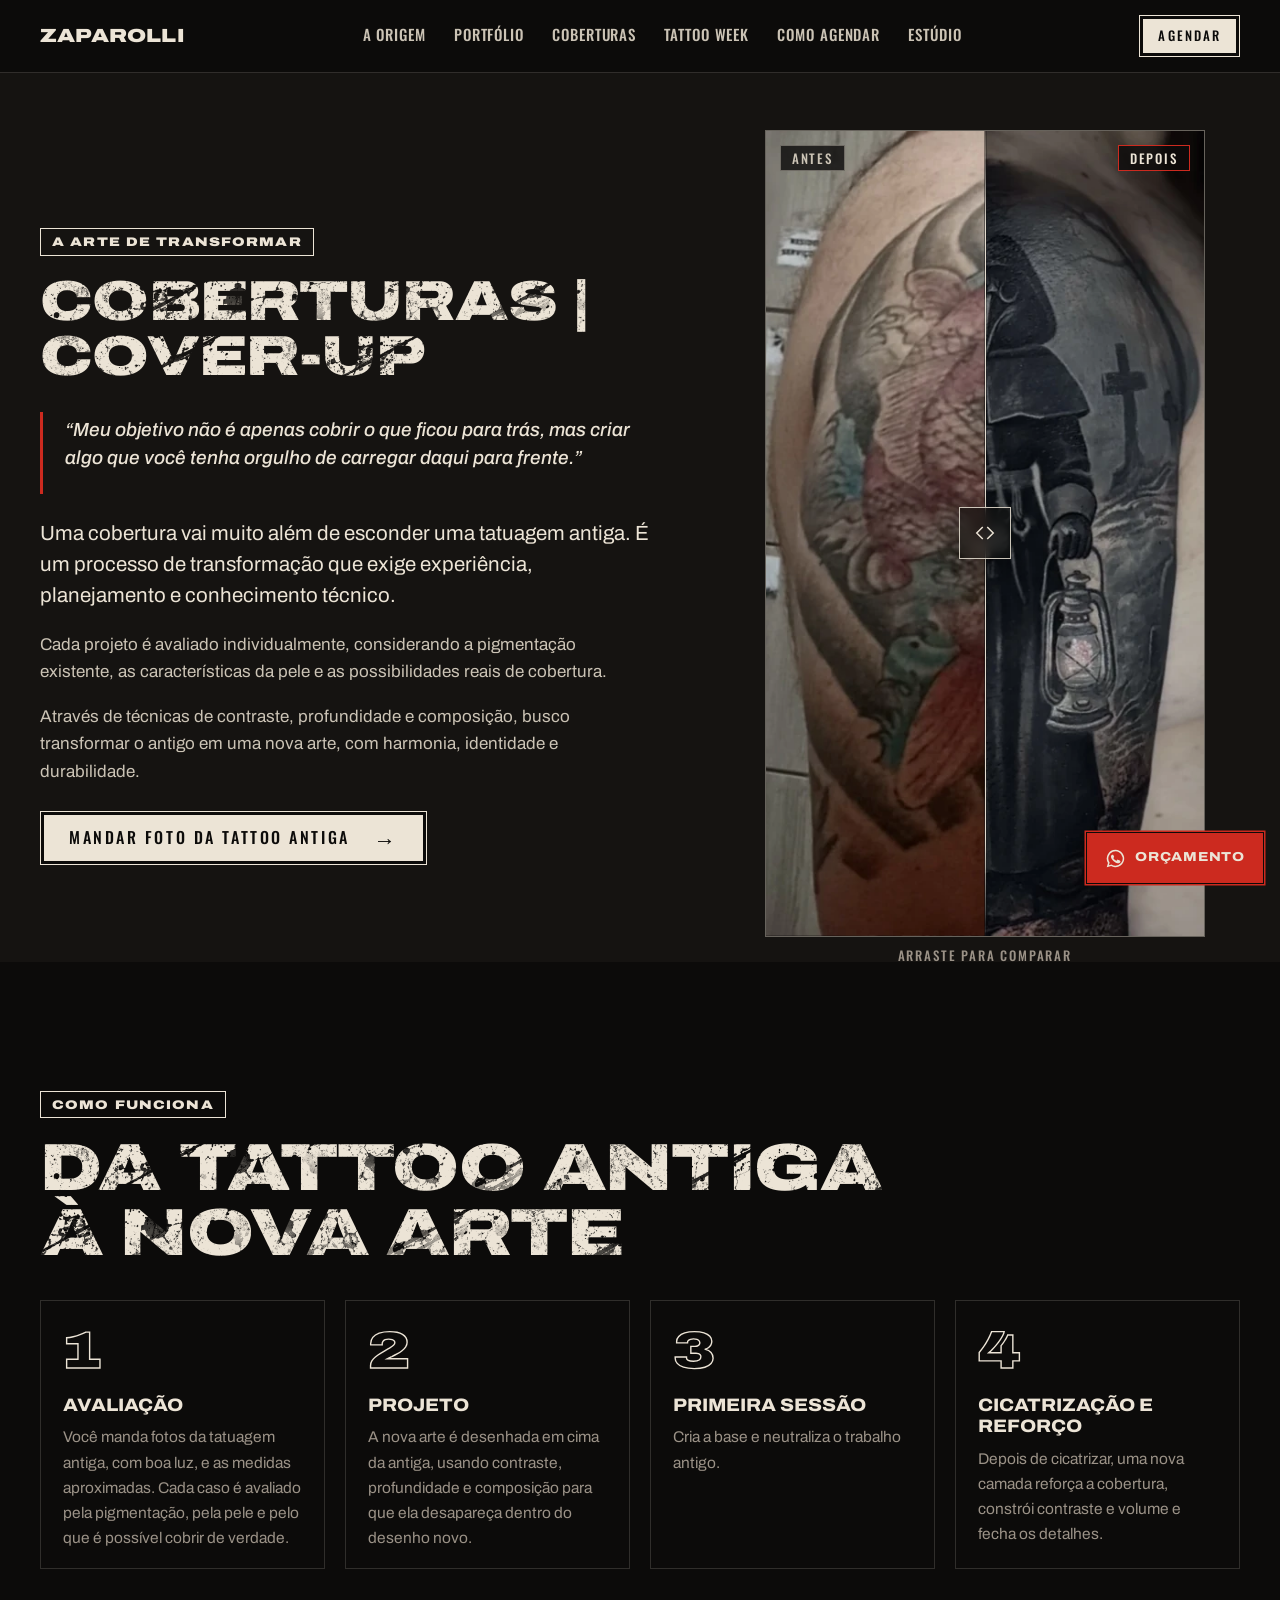
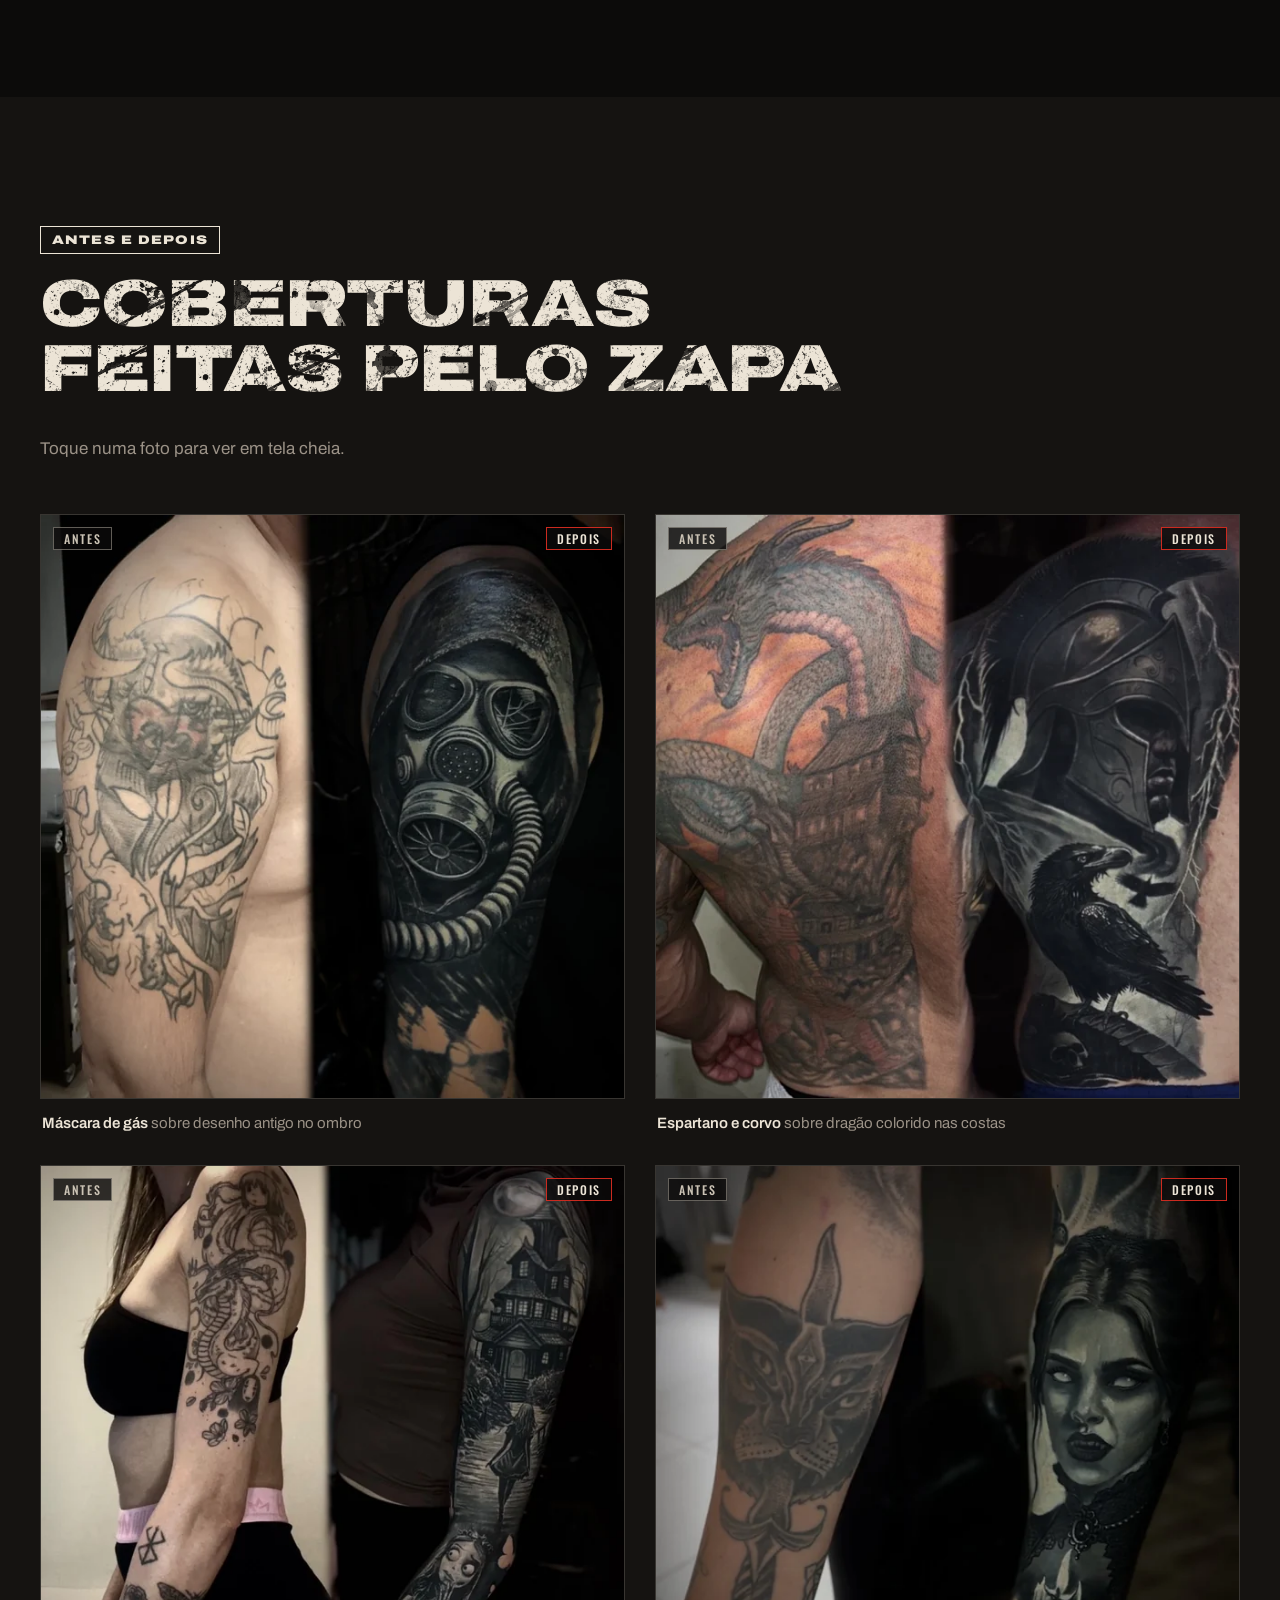
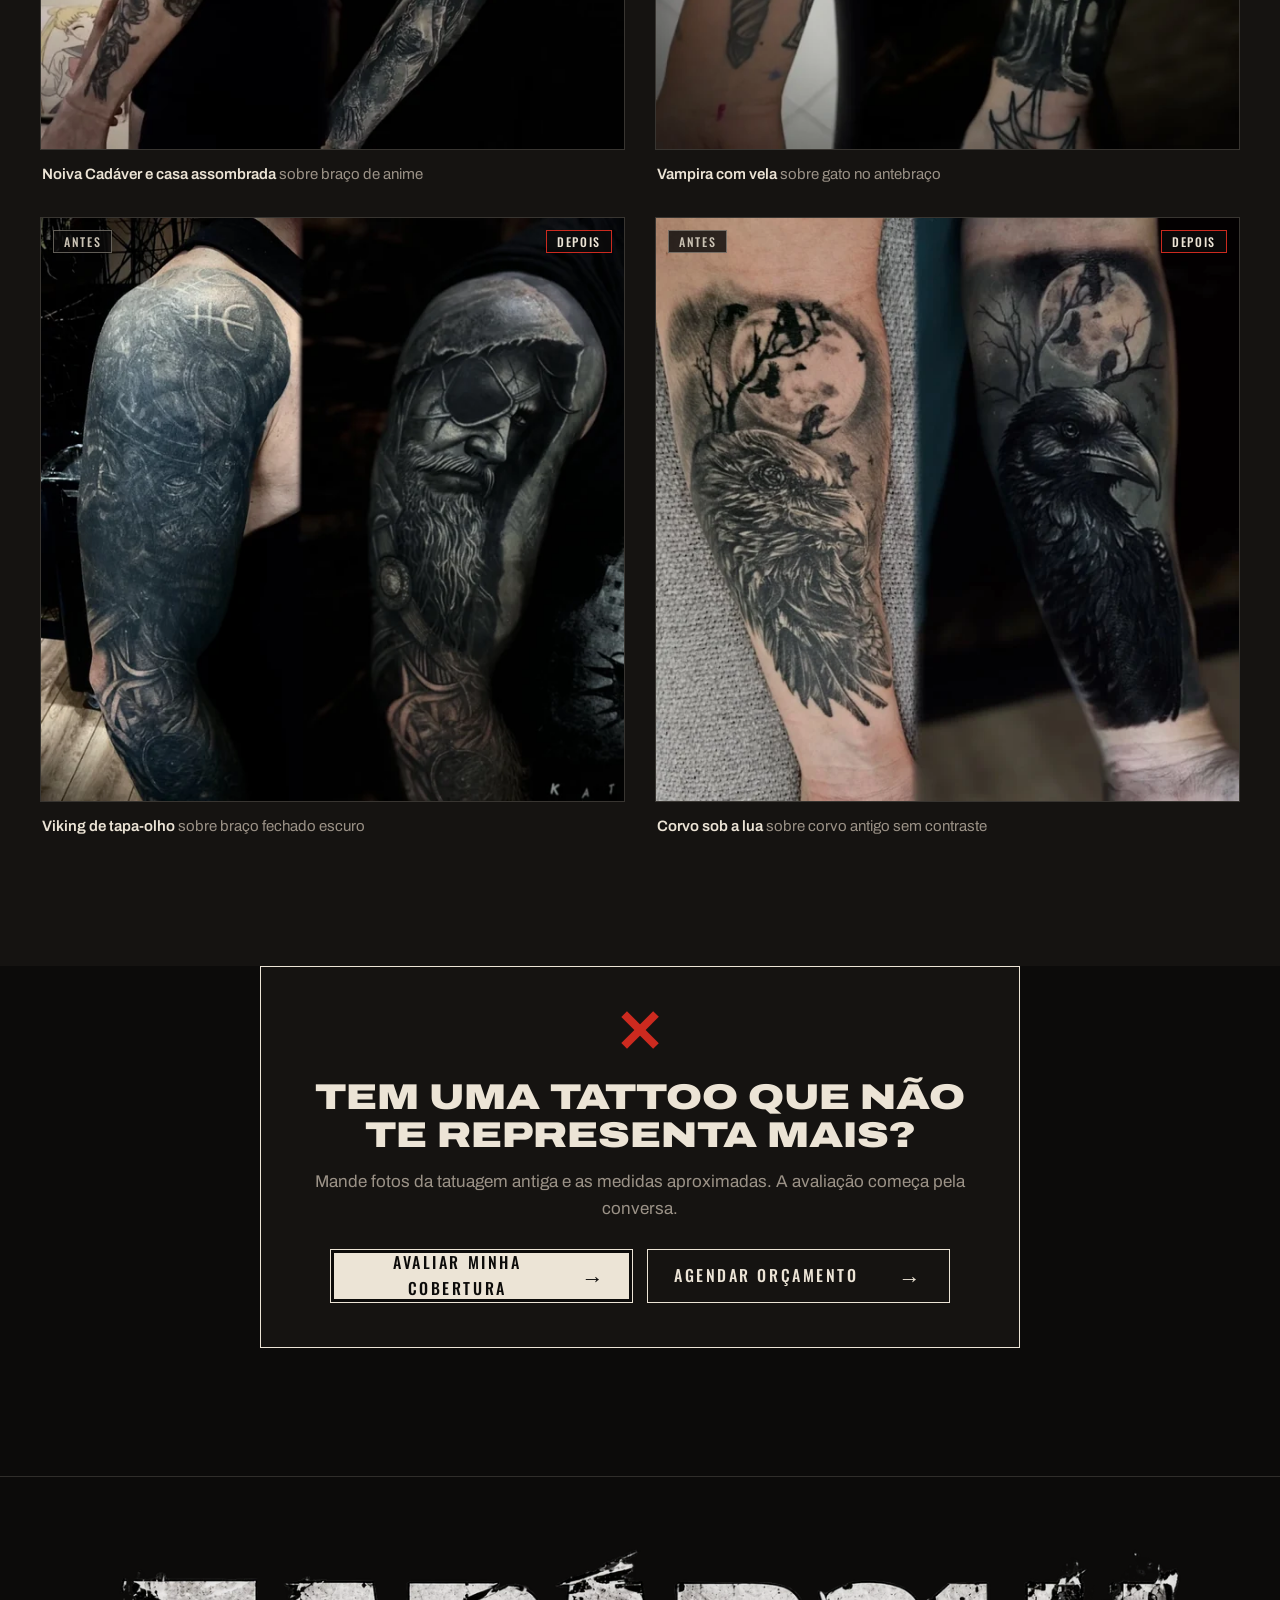
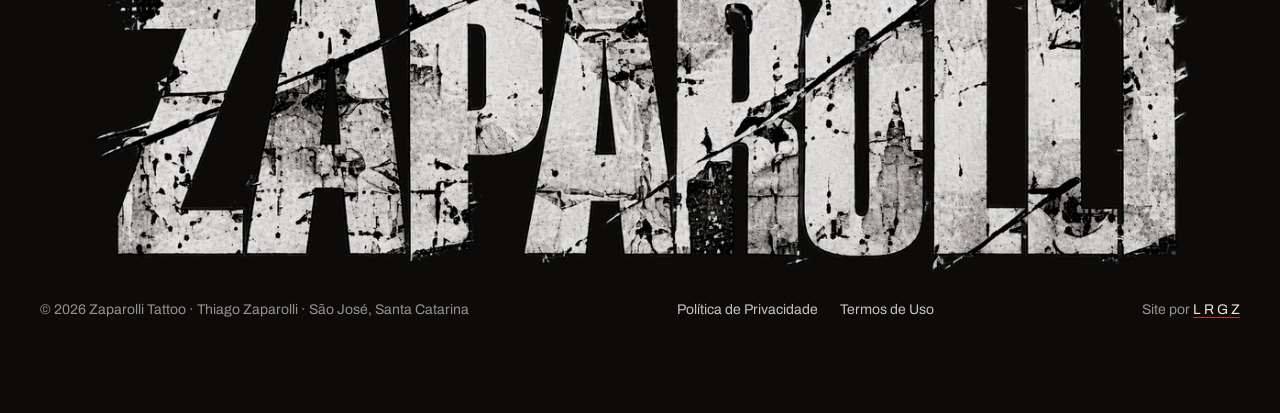
<file: coberturas.html>
<!doctype html>
<html lang="pt-BR">
<head>
<meta charset="utf-8">
<meta name="viewport" content="width=device-width, initial-scale=1, viewport-fit=cover">
<title>Coberturas · Zaparolli Tattoo · Cover-up em dark art e preto e cinza</title>
<meta name="description" content="Coberturas (cover-up) de Thiago Zaparolli em São José, SC: tatuagens antigas transformadas em dark art e preto e cinza. Avaliação pelo WhatsApp.">
<link rel="canonical" href="https://thiagozaparolli.com.br/coberturas">
<meta name="theme-color" content="#0c0b0a">
<meta property="og:type" content="website">
<meta property="og:locale" content="pt_BR">
<meta property="og:title" content="Coberturas · Zaparolli Tattoo">
<meta property="og:image" content="https://thiagozaparolli.com.br/og.jpg?v=13">
<meta property="og:image:secure_url" content="https://thiagozaparolli.com.br/og.jpg?v=13">
<meta property="og:image:type" content="image/jpeg">
<meta property="og:image:width" content="1200">
<meta property="og:image:height" content="630">
<meta property="og:image:alt" content="Zaparolli Tattoo: dark art, realismo preto e cinza e coberturas em São José, SC">
<meta property="og:site_name" content="Zaparolli Tattoo">
<meta property="og:url" content="https://thiagozaparolli.com.br/coberturas">
<meta name="twitter:card" content="summary_large_image">
<meta name="twitter:image" content="https://thiagozaparolli.com.br/og.jpg?v=13">
<link rel="icon" href="favicon.ico" sizes="any">
<link rel="icon" href="favicon-32.png" type="image/png">
<link rel="apple-touch-icon" href="apple-touch-icon.png">
<link rel="preload" href="assets/fontes/archivo-normal-latin.woff2" as="font" type="font/woff2" crossorigin>
<link rel="stylesheet" href="assets/css/fontes.css?v=28">
<link rel="stylesheet" href="assets/css/zaparolli.css?v=28">
</head>
<body>

<header class="topo solido" id="topo">
  <div class="wrap">
    <a class="marca" href="/" aria-label="Zaparolli Tattoo, página inicial">Zaparolli</a>
    <nav aria-label="Principal">
      <ul>
        <li><a href="/#historia">A origem</a></li>
        <li><a href="/coberturas">Portfólio</a></li>
        <li><a href="/coberturas">Coberturas</a></li>
        <li><a href="/#tattoo-week">Tattoo Week</a></li>
        <li><a href="/#como-agendar">Como agendar</a></li>
        <li><a href="/#estudio">Estúdio</a></li>
      </ul>
    </nav>
    <div class="acoes">
      <a class="btn claro pequeno" href="/#agendar">Agendar</a>
      <button class="menu-btn" type="button" aria-expanded="false" aria-controls="gaveta"><span class="tracos" aria-hidden="true"></span><span class="txt">Menu</span></button>
    </div>
  </div>
</header>

<div class="gaveta" id="gaveta" aria-hidden="true" hidden>
  <div class="gaveta-topo">
    <span class="marca">Zaparolli</span>
    <button class="fechar" type="button">Fechar</button>
  </div>
  <ol>
    <li><a href="/">Início</a></li>
    <li><a href="/#historia">A origem</a></li>
    <li><a href="/coberturas">Coberturas</a></li>
    <li><a href="/#tattoo-week">Tattoo Week</a></li>
    <li><a href="/#como-agendar">Como agendar</a></li>
    <li><a href="/#estudio">Estúdio</a></li>
  </ol>
  <a class="btn claro cheio" href="/#agendar">Agendar orçamento</a>
</div>

<main>
  <section class="secao pontos pagina-topo" id="coberturas">
    <div class="wrap">
      <div class="cobertura">
        <div class="texto surge">
          <p class="chapeu">A arte de transformar</p>
          <h1 class="titulo"><span class="desgaste">Coberturas&nbsp;| Cover-up</span></h1>
          <blockquote class="citacao"><p>“Meu objetivo não é apenas cobrir o que ficou para trás, mas criar algo que você tenha orgulho de carregar daqui para frente.”</p></blockquote>
        <p class="abre">Uma cobertura vai muito além de esconder uma tatuagem antiga. É um processo de transformação que exige experiência, planejamento e conhecimento técnico.</p>
        <p>Cada projeto é avaliado individualmente, considerando a pigmentação existente, as características da pele e as possibilidades reais de cobertura.</p>
        <p>Através de técnicas de contraste, profundidade e composição, busco transformar o antigo em uma nova arte, com harmonia, identidade e durabilidade.</p>
          <a class="btn claro" href="https://wa.me/5548998100176?text=Ol%C3%A1%2C%20Zapa!%20Vim%20pelo%20site%20e%20tenho%20uma%20tattoo%20que%20quero%20cobrir.%20Vou%20mandar%20a%20foto%20e%20as%20medidas." target="_blank" rel="noopener">Mandar foto da tattoo antiga<span class="seta" aria-hidden="true">→</span></a>
        </div>
        <figure class="antes-depois surge" data-comparar style="--pos: 50%">
        <div class="antes-depois__palco">
          <img class="antes-depois__antes" src="assets/img/cobertura-antes-600.webp" srcset="assets/img/cobertura-antes-480.webp 480w, assets/img/cobertura-antes-600.webp 600w, assets/img/cobertura-antes-900.webp 900w" sizes="(max-width: 860px) 92vw, 440px" alt="Antes: carpa colorida antiga no ombro" width="600" height="1100" decoding="async">
          <img class="antes-depois__depois" src="assets/img/cobertura-depois-600.webp" srcset="assets/img/cobertura-depois-480.webp 480w, assets/img/cobertura-depois-600.webp 600w, assets/img/cobertura-depois-900.webp 900w" sizes="(max-width: 860px) 92vw, 440px" alt="Depois: médico da peste num cemitério, em preto e cinza, cobrindo toda a carpa" width="600" height="1100" decoding="async">
          <span class="antes-depois__rot antes-depois__rot--a" aria-hidden="true">Antes</span>
          <span class="antes-depois__rot antes-depois__rot--d" aria-hidden="true">Depois</span>
          <span class="antes-depois__linha" aria-hidden="true"><span class="antes-depois__alca"><svg viewBox="0 0 24 24" fill="none" stroke="currentColor" stroke-width="1.6" stroke-linecap="square"><path d="M9 6l-6 6 6 6M15 6l6 6-6 6"/></svg></span></span>
          <input class="antes-depois__controle" type="range" min="0" max="100" value="50" aria-label="Comparar antes e depois da cobertura">
        </div>
        <figcaption>Arraste para comparar</figcaption>
      </figure>
      </div>
    </div>
  </section>

  <section class="secao cob-etapas">
    <div class="wrap">
      <p class="chapeu surge">Como funciona</p>
      <h2 class="titulo surge"><span class="desgaste">Da tattoo antiga à nova arte</span></h2>
      <ol class="passos">
        <li class="surge"><span class="n">1</span><h3>Avaliação</h3><p>Você manda fotos da tatuagem antiga, com boa luz, e as medidas aproximadas. Cada caso é avaliado pela pigmentação, pela pele e pelo que é possível cobrir de verdade.</p></li>
        <li class="surge"><span class="n">2</span><h3>Projeto</h3><p>A nova arte é desenhada em cima da antiga, usando contraste, profundidade e composição para que ela desapareça dentro do desenho novo.</p></li>
        <li class="surge"><span class="n">3</span><h3>Primeira sessão</h3><p>Cria a base e neutraliza o trabalho antigo.</p></li>
        <li class="surge"><span class="n">4</span><h3>Cicatrização e reforço</h3><p>Depois de cicatrizar, uma nova camada reforça a cobertura, constrói contraste e volume e fecha os detalhes.</p></li>
      </ol>
    </div>
  </section>

  <section class="secao pontos" id="trabalhos">
    <div class="wrap">
      <div class="cab">
        <p class="chapeu surge">Antes e depois</p>
        <h2 class="titulo surge"><span class="desgaste">Coberturas feitas pelo Zapa</span></h2>
        <p class="olho surge">Toque numa foto para ver em tela cheia.</p>
      </div>
      <ul class="coberturas-grade coberturas-pagina">
        <li class="surge"><figure><img src="assets/img/cob/mascara-gas-640.webp" srcset="assets/img/cob/mascara-gas-640.webp 640w, assets/img/cob/mascara-gas-1080.webp 1080w" sizes="(max-width: 860px) 92vw, 620px" alt="Máscara de gás, cobrindo desenho antigo no ombro" loading="lazy" decoding="async" width="640" height="640"><span class="rot-a" aria-hidden="true">Antes</span><span class="rot-d" aria-hidden="true">Depois</span></figure><p class="cob-leg"><b>Máscara de gás</b> sobre desenho antigo no ombro</p></li>
        <li class="surge"><figure><img src="assets/img/cob/espartano-corvo-640.webp" srcset="assets/img/cob/espartano-corvo-640.webp 640w, assets/img/cob/espartano-corvo-1080.webp 1080w" sizes="(max-width: 860px) 92vw, 620px" alt="Espartano e corvo, cobrindo dragão colorido nas costas" loading="lazy" decoding="async" width="640" height="640"><span class="rot-a" aria-hidden="true">Antes</span><span class="rot-d" aria-hidden="true">Depois</span></figure><p class="cob-leg"><b>Espartano e corvo</b> sobre dragão colorido nas costas</p></li>
        <li class="surge"><figure><img src="assets/img/cob/noiva-cadaver-640.webp" srcset="assets/img/cob/noiva-cadaver-640.webp 640w, assets/img/cob/noiva-cadaver-1080.webp 1080w" sizes="(max-width: 860px) 92vw, 620px" alt="Noiva Cadáver e casa assombrada, cobrindo braço de anime" loading="lazy" decoding="async" width="640" height="640"><span class="rot-a" aria-hidden="true">Antes</span><span class="rot-d" aria-hidden="true">Depois</span></figure><p class="cob-leg"><b>Noiva Cadáver e casa assombrada</b> sobre braço de anime</p></li>
        <li class="surge"><figure><img src="assets/img/cob/vampira-640.webp" srcset="assets/img/cob/vampira-640.webp 640w, assets/img/cob/vampira-1080.webp 1080w" sizes="(max-width: 860px) 92vw, 620px" alt="Vampira com vela, cobrindo gato no antebraço" loading="lazy" decoding="async" width="640" height="640"><span class="rot-a" aria-hidden="true">Antes</span><span class="rot-d" aria-hidden="true">Depois</span></figure><p class="cob-leg"><b>Vampira com vela</b> sobre gato no antebraço</p></li>
        <li class="surge"><figure><img src="assets/img/cob/viking-640.webp" srcset="assets/img/cob/viking-640.webp 640w, assets/img/cob/viking-1080.webp 1080w" sizes="(max-width: 860px) 92vw, 620px" alt="Viking de tapa-olho, cobrindo braço fechado escuro" loading="lazy" decoding="async" width="640" height="640"><span class="rot-a" aria-hidden="true">Antes</span><span class="rot-d" aria-hidden="true">Depois</span></figure><p class="cob-leg"><b>Viking de tapa-olho</b> sobre braço fechado escuro</p></li>
        <li class="surge"><figure><img src="assets/img/cob/corvo-640.webp" srcset="assets/img/cob/corvo-640.webp 640w, assets/img/cob/corvo-1080.webp 1080w" sizes="(max-width: 860px) 92vw, 620px" alt="Corvo sob a lua, cobrindo corvo antigo sem contraste" loading="lazy" decoding="async" width="640" height="640"><span class="rot-a" aria-hidden="true">Antes</span><span class="rot-d" aria-hidden="true">Depois</span></figure><p class="cob-leg"><b>Corvo sob a lua</b> sobre corvo antigo sem contraste</p></li>
      </ul>
    </div>
  </section>

  <section class="secao" style="padding-top: 0;">
    <div class="wrap">
      <div class="chamada surge" style="max-width: 760px; margin: 0 auto; text-align: center;">
        <span class="xis" aria-hidden="true"></span>
        <p class="grande">Tem uma tattoo que não te representa mais?</p>
        <p>Mande fotos da tatuagem antiga e as medidas aproximadas. A avaliação começa pela conversa.</p>
        <div class="hero-acoes" style="justify-content: center; margin: 18px auto 0;">
          <a class="btn claro" href="https://wa.me/5548998100176?text=Ol%C3%A1%2C%20Zapa!%20Vim%20pelo%20site%20e%20tenho%20uma%20tattoo%20que%20quero%20cobrir.%20Vou%20mandar%20a%20foto%20e%20as%20medidas." target="_blank" rel="noopener">Avaliar minha cobertura<span class="seta" aria-hidden="true">→</span></a>
          <a class="btn" href="/#agendar">Agendar orçamento<span class="seta" aria-hidden="true">→</span></a>
        </div>
      </div>
    </div>
  </section>
</main>

<footer class="rodape">
  <p class="gigante" aria-hidden="true"><img src="assets/img/logo-zaparolli-1200.webp" srcset="assets/img/logo-zaparolli-1200.webp 1200w, assets/img/logo-zaparolli.webp 2054w" sizes="(max-width: 760px) 92vw, 1100px" alt="" width="2054" height="605" loading="lazy"></p>
  <div class="wrap">
    <p>© <span id="ano">2026</span> Zaparolli Tattoo · Thiago Zaparolli · São José, Santa Catarina</p>
    <nav class="rodape-legal" aria-label="Informações legais"><a href="/privacidade">Política de Privacidade</a><a href="/termos">Termos de Uso</a></nav>
    <p>Site por <a href="https://lrgz.com.br">L R G Z</a></p>
  </div>
</footer>

<a class="zap visivel" href="https://wa.me/5548998100176?text=Ol%C3%A1%2C%20Zapa!%20Vim%20pelo%20site%20e%20quero%20um%20or%C3%A7amento." target="_blank" rel="noopener" aria-label="Orçamento pelo WhatsApp"><svg viewBox="0 0 24 24" fill="currentColor" aria-hidden="true"><path d="M12 2a10 10 0 0 0-8.6 15.1L2 22l5-1.3A10 10 0 1 0 12 2zm0 18.2a8.2 8.2 0 0 1-4.2-1.2l-.3-.2-3 .8.8-2.9-.2-.3A8.2 8.2 0 1 1 12 20.2zm4.5-6.1c-.2-.1-1.5-.7-1.7-.8s-.4-.1-.6.1-.7.8-.8 1-.3.2-.5.1a6.7 6.7 0 0 1-3.3-2.9c-.3-.4.3-.4.7-1.4.1-.2 0-.3 0-.4l-.8-1.8c-.2-.5-.4-.4-.6-.4h-.5a1 1 0 0 0-.7.3 3 3 0 0 0-.9 2.2 5.2 5.2 0 0 0 1.1 2.7 11.8 11.8 0 0 0 4.5 4c1.7.7 2.3.8 3.2.7a2.7 2.7 0 0 0 1.8-1.3 2.2 2.2 0 0 0 .2-1.3c-.1-.1-.3-.2-.5-.3z"/></svg><span>Orçamento</span></a>

<div class="luz" id="luz" role="dialog" aria-modal="true" aria-label="Foto em tela cheia" aria-hidden="true" hidden>
  <div class="luz-topo"><span class="luz-marca">Zaparolli</span><button type="button" class="fechar-luz">Fechar</button></div>
  <div class="luz-palco">
    <button type="button" class="nav ant" aria-label="Foto anterior"><svg viewBox="0 0 16 16" fill="none" stroke="currentColor" stroke-width="1.6"><path d="M10 3L5 8l5 5"/></svg></button>
    <img id="luz-img" alt="">
    <button type="button" class="nav prox" aria-label="Próxima foto"><svg viewBox="0 0 16 16" fill="none" stroke="currentColor" stroke-width="1.6"><path d="M6 3l5 5-5 5"/></svg></button>
  </div>
  <div class="luz-pe"><p id="luz-leg"></p><a class="btn claro pequeno" id="luz-zap" href="/#agendar">Quero algo assim</a></div>
</div>

<script src="assets/js/zaparolli.js?v=28"></script>
</body>
</html>
</file>
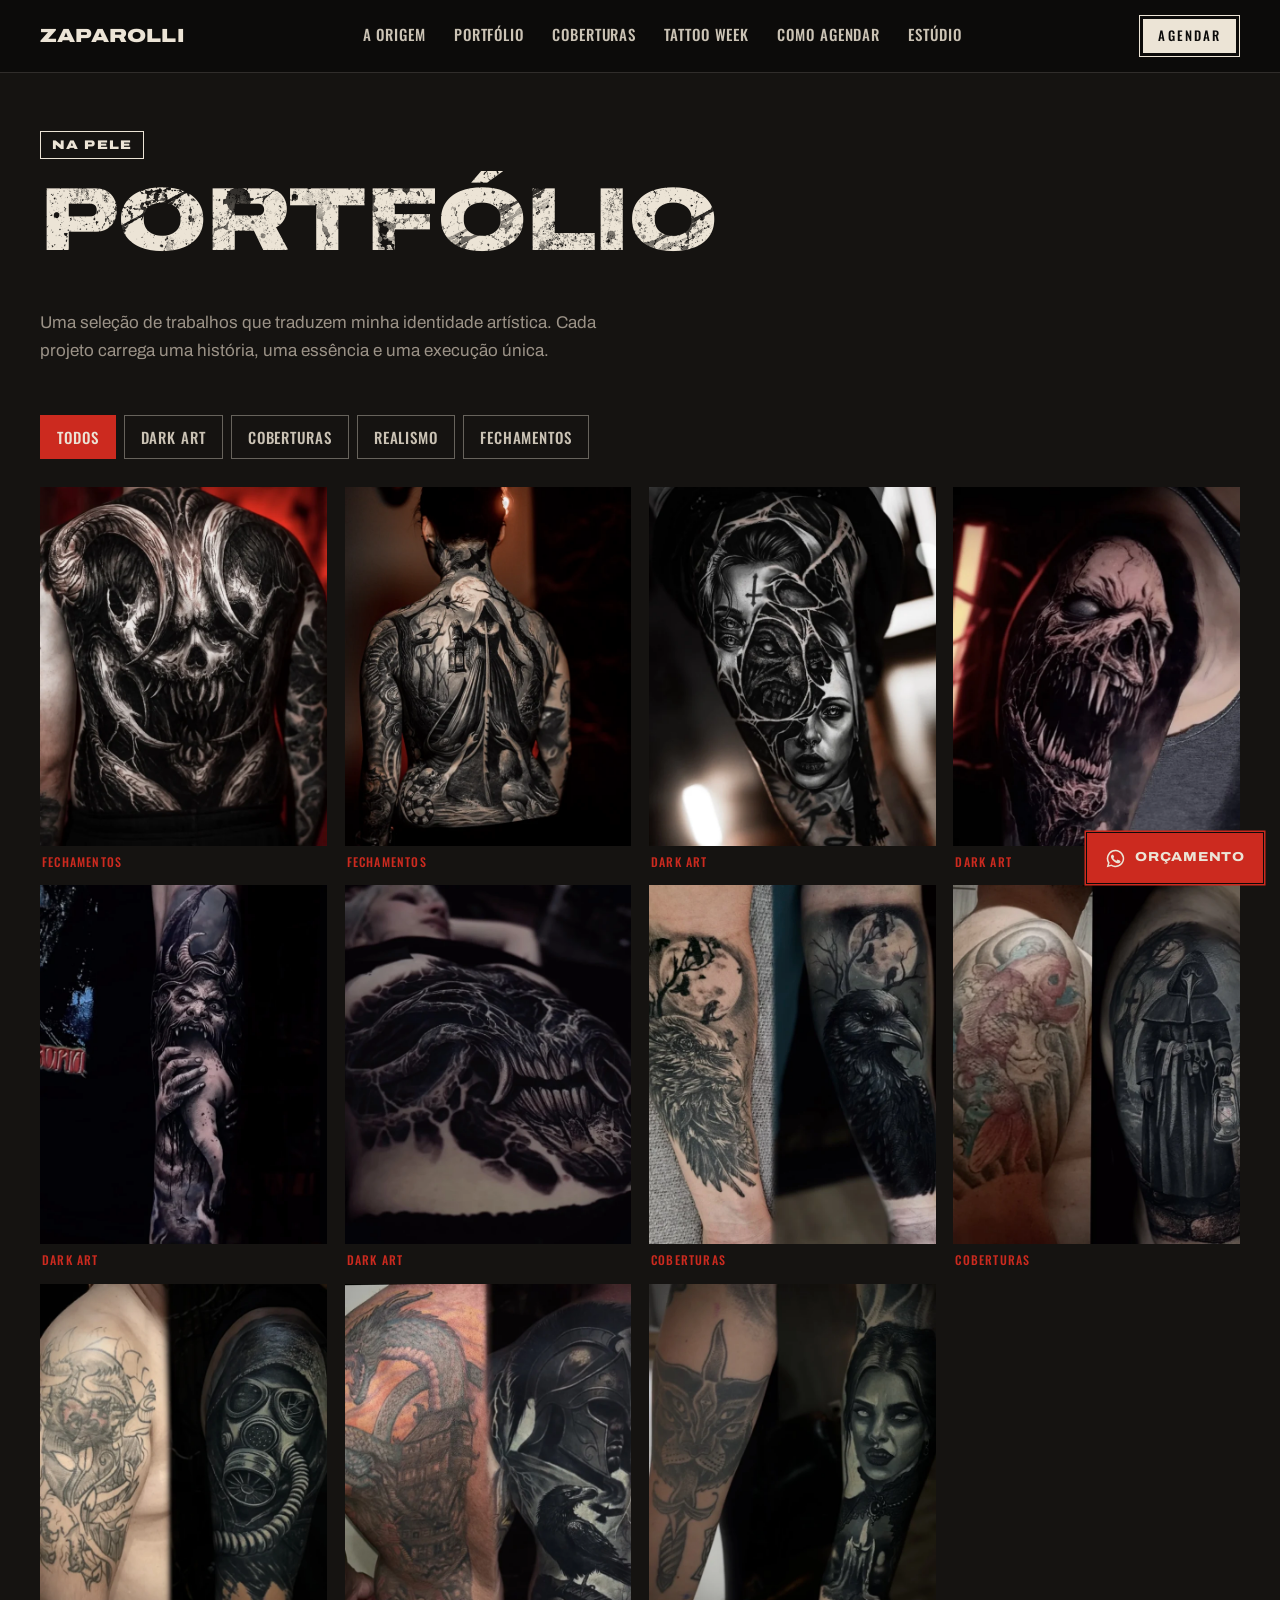
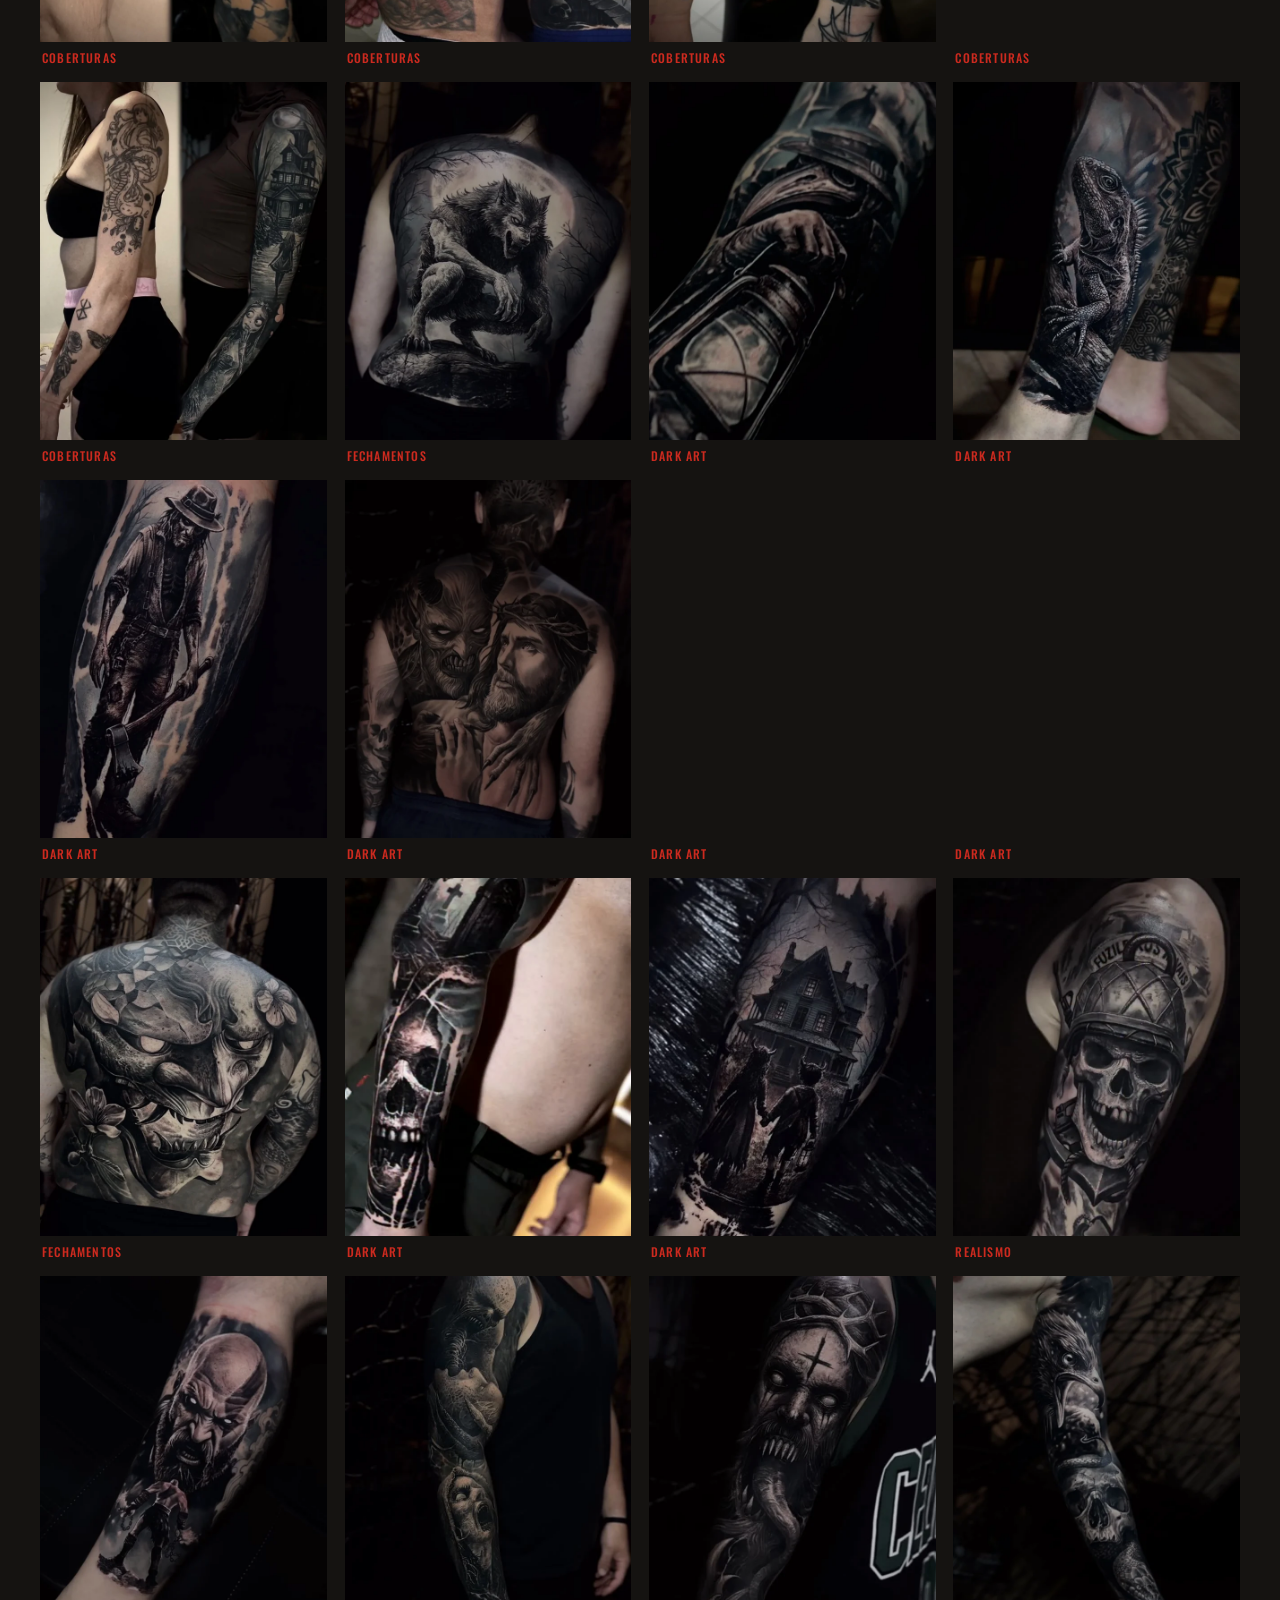
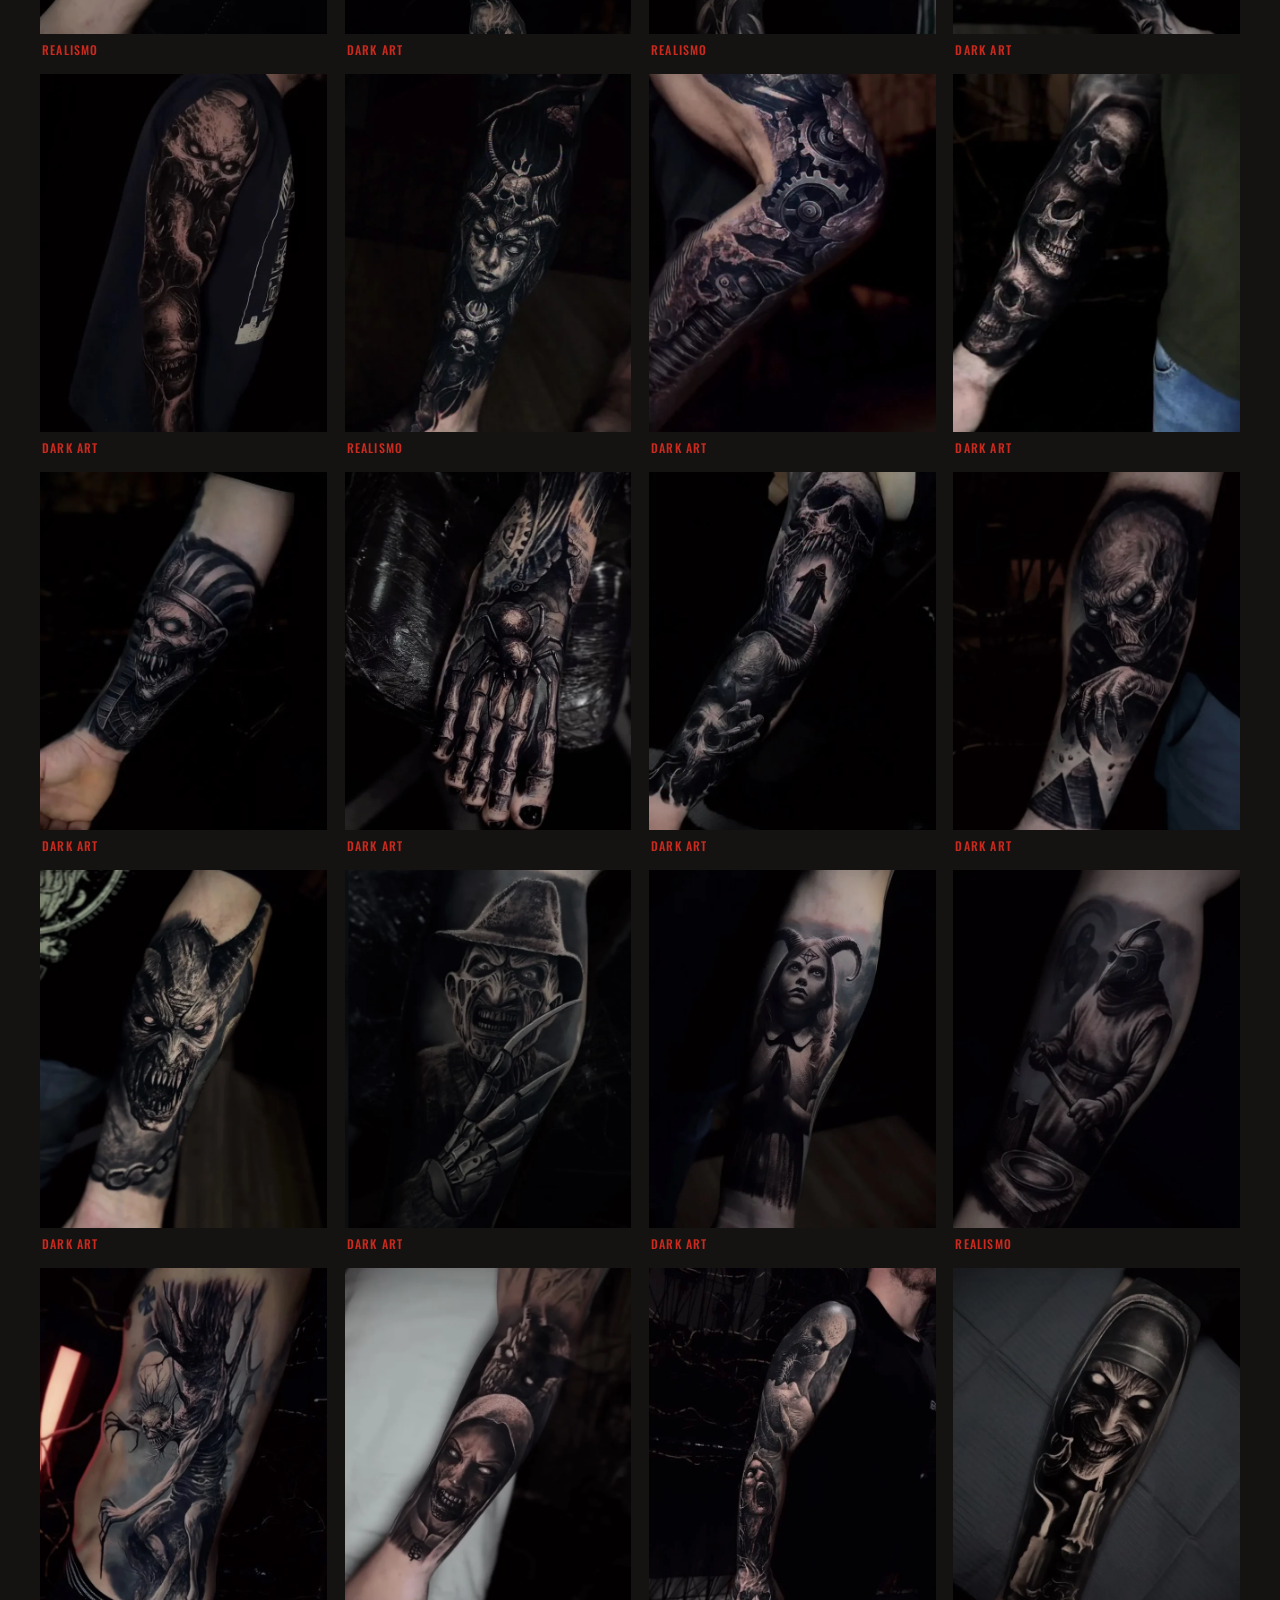
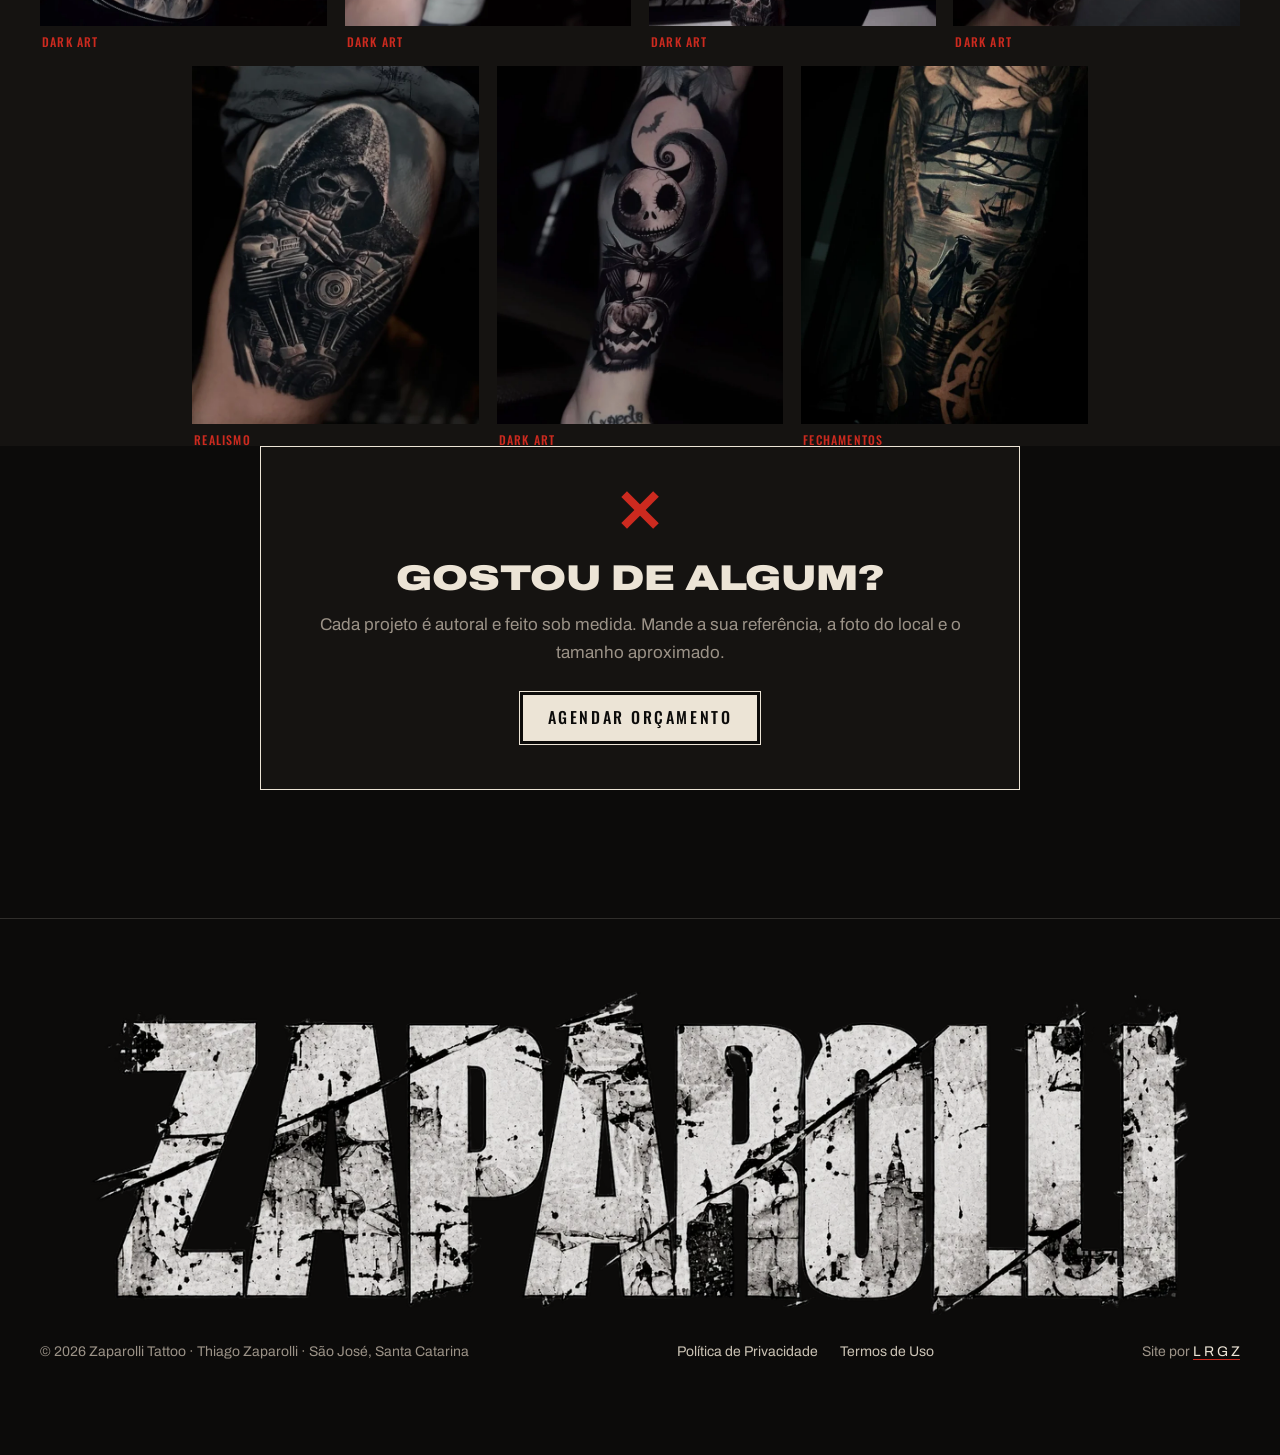
<file: portfolio.html>
<!doctype html>
<html lang="pt-BR">
<head>
<meta charset="utf-8">
<meta name="viewport" content="width=device-width, initial-scale=1, viewport-fit=cover">
<title>Portfólio · Zaparolli Tattoo · Dark art e coberturas</title>
<meta name="description" content="Portfólio de Thiago Zaparolli: dark art, realismo preto e cinza, fechamentos e coberturas feitos em São José, SC, e em guests pelo Brasil.">
<link rel="canonical" href="https://thiagozaparolli.com.br/portfolio">
<meta name="theme-color" content="#0c0b0a">
<meta property="og:type" content="website">
<meta property="og:locale" content="pt_BR">
<meta property="og:title" content="Portfólio · Zaparolli Tattoo">
<meta property="og:image" content="https://thiagozaparolli.com.br/og.jpg?v=13">
<meta property="og:image:secure_url" content="https://thiagozaparolli.com.br/og.jpg?v=13">
<meta property="og:image:type" content="image/jpeg">
<meta property="og:image:width" content="1200">
<meta property="og:image:height" content="630">
<meta property="og:image:alt" content="Zaparolli Tattoo: dark art, realismo preto e cinza e coberturas em São José, SC">
<meta property="og:site_name" content="Zaparolli Tattoo">
<meta property="og:url" content="https://thiagozaparolli.com.br/portfolio">
<meta name="twitter:card" content="summary_large_image">
<meta name="twitter:image" content="https://thiagozaparolli.com.br/og.jpg?v=13">
<link rel="icon" href="favicon.ico" sizes="any">
<link rel="icon" href="favicon-32.png" type="image/png">
<link rel="apple-touch-icon" href="apple-touch-icon.png">
<link rel="preload" href="assets/fontes/archivo-normal-latin.woff2" as="font" type="font/woff2" crossorigin>
<link rel="stylesheet" href="assets/css/fontes.css?v=28">
<link rel="stylesheet" href="assets/css/zaparolli.css?v=28">
</head>
<body>

<header class="topo solido" id="topo">
  <div class="wrap">
    <a class="marca" href="/" aria-label="Zaparolli Tattoo, página inicial">Zaparolli</a>
    <nav aria-label="Principal">
      <ul>
        <li><a href="/#historia">A origem</a></li>
        <li><a href="/portfolio">Portfólio</a></li>
        <li><a href="/coberturas">Coberturas</a></li>
        <li><a href="/#tattoo-week">Tattoo Week</a></li>
        <li><a href="/#como-agendar">Como agendar</a></li>
        <li><a href="/#estudio">Estúdio</a></li>
      </ul>
    </nav>
    <div class="acoes">
      <a class="btn claro pequeno" href="/#agendar">Agendar</a>
      <button class="menu-btn" type="button" aria-expanded="false" aria-controls="gaveta"><span class="tracos" aria-hidden="true"></span><span class="txt">Menu</span></button>
    </div>
  </div>
</header>

<div class="gaveta" id="gaveta" aria-hidden="true" hidden>
  <div class="gaveta-topo">
    <span class="marca">Zaparolli</span>
    <button class="fechar" type="button">Fechar</button>
  </div>
  <ol>
    <li><a href="/">Início</a></li>
    <li><a href="/#historia">A origem</a></li>
    <li><a href="/coberturas">Coberturas</a></li>
    <li><a href="/#tattoo-week">Tattoo Week</a></li>
    <li><a href="/#como-agendar">Como agendar</a></li>
    <li><a href="/#estudio">Estúdio</a></li>
  </ol>
  <a class="btn claro cheio" href="/#agendar">Agendar orçamento</a>
</div>

<main>
  <section class="secao pontos pagina-topo" id="portfolio">
    <div class="wrap">
      <div class="cab">
        <p class="chapeu">Na pele</p>
        <h1 class="titulo"><span class="desgaste">Portfólio</span></h1>
        <p class="olho">Uma seleção de trabalhos que traduzem minha identidade artística. Cada projeto carrega uma história, uma essência e uma execução única.</p>
      </div>
      <div class="filtros" role="group" aria-label="Filtrar portfólio"></div>
      <div class="galeria" id="galeria"></div>
    </div>
  </section>

  <section class="secao" style="padding-top: 0;">
    <div class="wrap">
      <div class="chamada surge" style="max-width: 760px; margin: 0 auto; text-align: center;">
        <span class="xis" aria-hidden="true"></span>
        <p class="grande">Gostou de algum?</p>
        <p>Cada projeto é autoral e feito sob medida. Mande a sua referência, a foto do local e o tamanho aproximado.</p>
        <a class="btn claro" href="/#agendar">Agendar orçamento</a>
      </div>
    </div>
  </section>
</main>

<footer class="rodape">
  <p class="gigante" aria-hidden="true"><img src="assets/img/logo-zaparolli-1200.webp" srcset="assets/img/logo-zaparolli-1200.webp 1200w, assets/img/logo-zaparolli.webp 2054w" sizes="(max-width: 760px) 92vw, 1100px" alt="" width="2054" height="605" loading="lazy"></p>
  <div class="wrap">
    <p>© <span id="ano">2026</span> Zaparolli Tattoo · Thiago Zaparolli · São José, Santa Catarina</p>
    <nav class="rodape-legal" aria-label="Informações legais"><a href="/privacidade">Política de Privacidade</a><a href="/termos">Termos de Uso</a></nav>
    <p>Site por <a href="https://lrgz.com.br">L R G Z</a></p>
  </div>
</footer>

<a class="zap visivel" href="https://wa.me/5548998100176?text=Ol%C3%A1%2C%20Zapa!%20Vim%20pelo%20site%20e%20quero%20um%20or%C3%A7amento." target="_blank" rel="noopener" aria-label="Orçamento pelo WhatsApp"><svg viewBox="0 0 24 24" fill="currentColor" aria-hidden="true"><path d="M12 2a10 10 0 0 0-8.6 15.1L2 22l5-1.3A10 10 0 1 0 12 2zm0 18.2a8.2 8.2 0 0 1-4.2-1.2l-.3-.2-3 .8.8-2.9-.2-.3A8.2 8.2 0 1 1 12 20.2zm4.5-6.1c-.2-.1-1.5-.7-1.7-.8s-.4-.1-.6.1-.7.8-.8 1-.3.2-.5.1a6.7 6.7 0 0 1-3.3-2.9c-.3-.4.3-.4.7-1.4.1-.2 0-.3 0-.4l-.8-1.8c-.2-.5-.4-.4-.6-.4h-.5a1 1 0 0 0-.7.3 3 3 0 0 0-.9 2.2 5.2 5.2 0 0 0 1.1 2.7 11.8 11.8 0 0 0 4.5 4c1.7.7 2.3.8 3.2.7a2.7 2.7 0 0 0 1.8-1.3 2.2 2.2 0 0 0 .2-1.3c-.1-.1-.3-.2-.5-.3z"/></svg><span>Orçamento</span></a>

<div class="luz" id="luz" role="dialog" aria-modal="true" aria-label="Foto em tela cheia" aria-hidden="true" hidden>
  <div class="luz-topo"><span class="luz-marca">Zaparolli</span><button type="button" class="fechar-luz">Fechar</button></div>
  <div class="luz-palco">
    <button type="button" class="nav ant" aria-label="Foto anterior"><svg viewBox="0 0 16 16" fill="none" stroke="currentColor" stroke-width="1.6"><path d="M10 3L5 8l5 5"/></svg></button>
    <img id="luz-img" alt="">
    <button type="button" class="nav prox" aria-label="Próxima foto"><svg viewBox="0 0 16 16" fill="none" stroke="currentColor" stroke-width="1.6"><path d="M6 3l5 5-5 5"/></svg></button>
  </div>
  <div class="luz-pe"><p id="luz-leg"></p><a class="btn claro pequeno" id="luz-zap" href="/#agendar">Quero algo assim</a></div>
</div>

<script src="assets/js/obras.js?v=28"></script>
<script src="assets/js/zaparolli.js?v=28"></script>
</body>
</html>
</file>
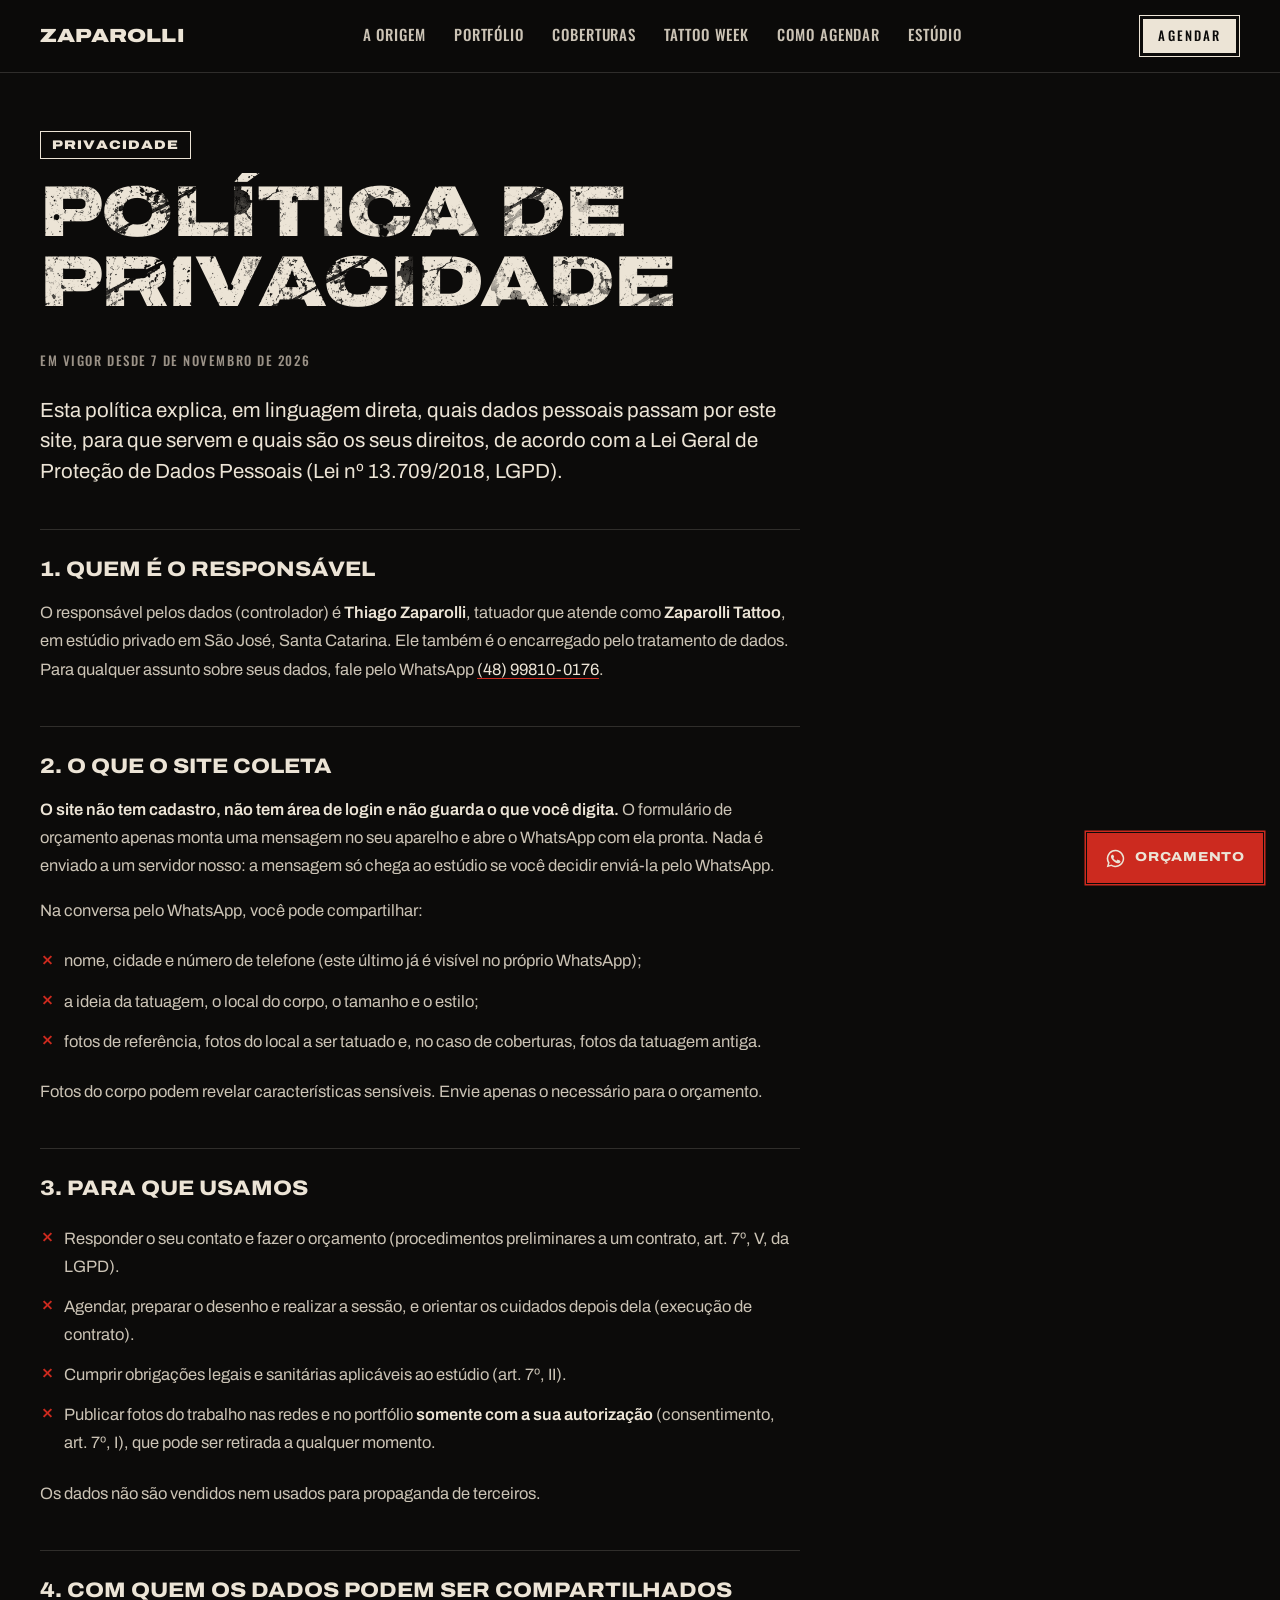
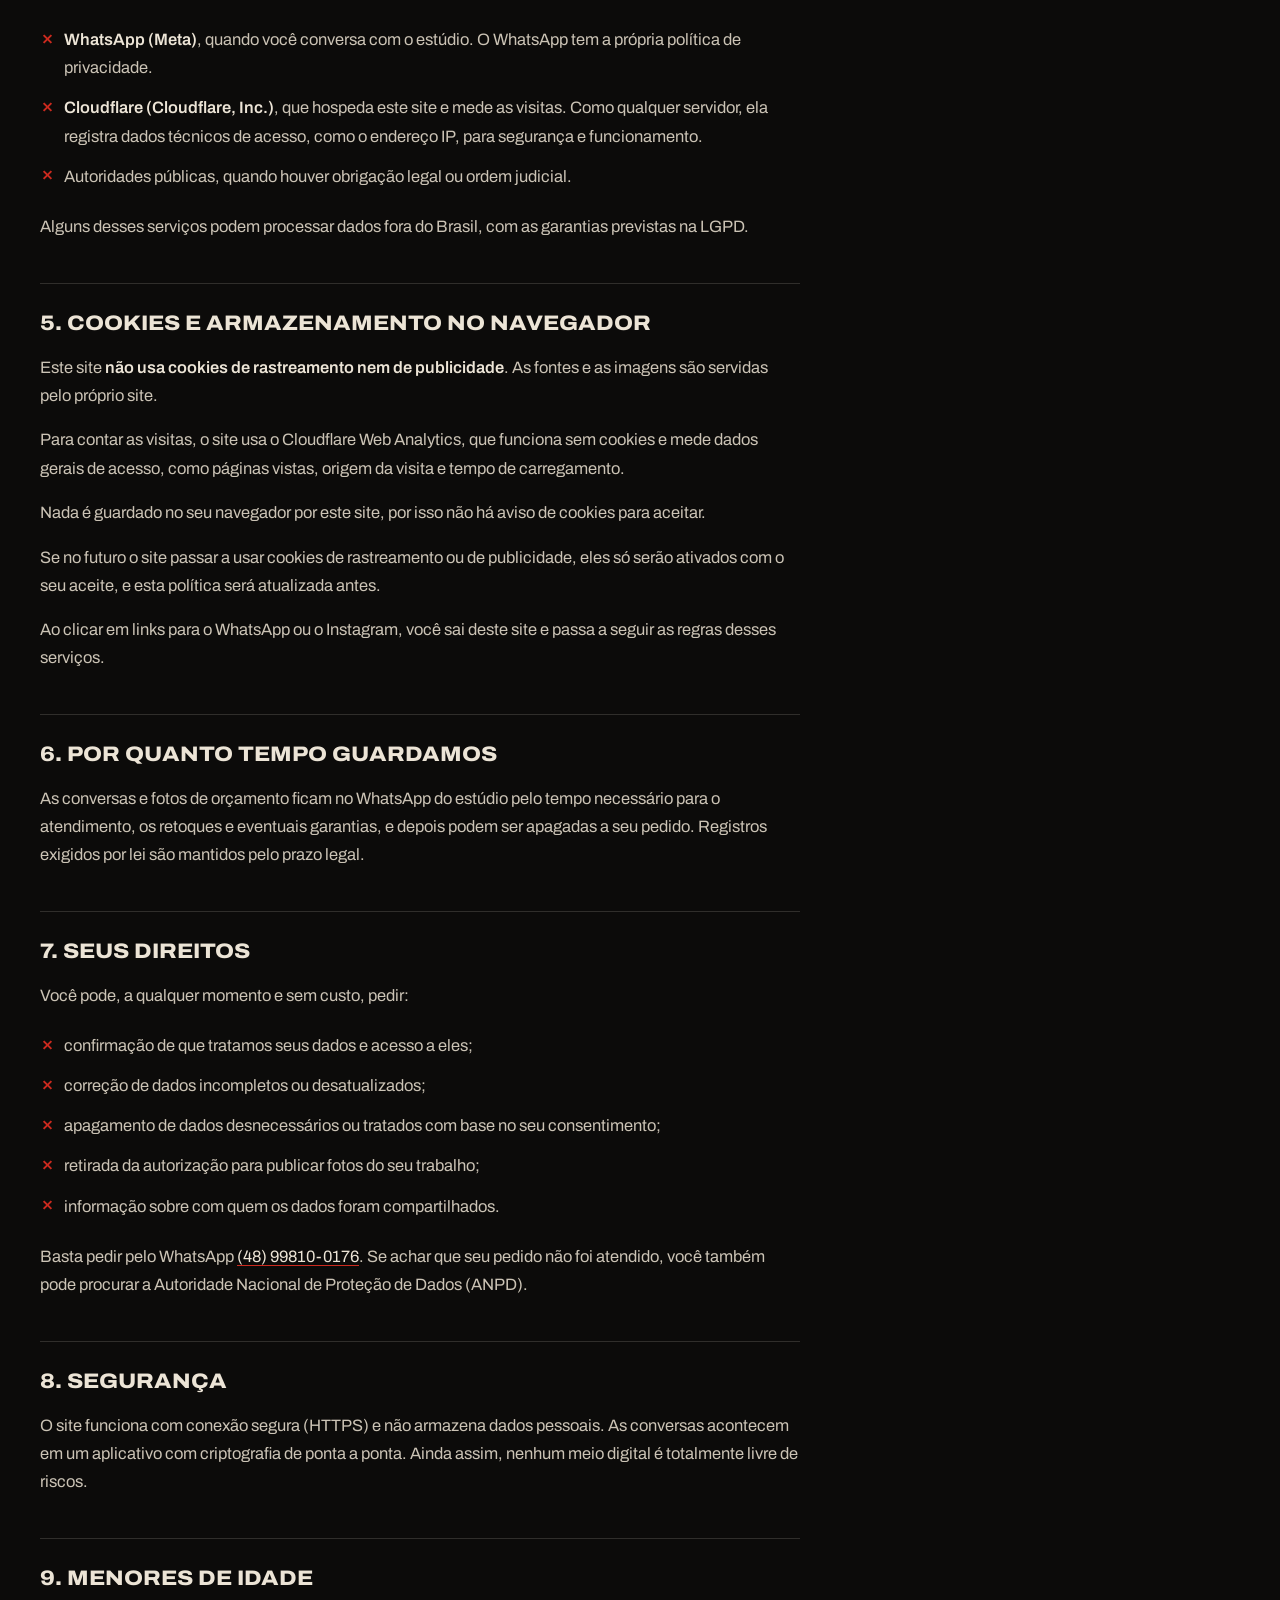
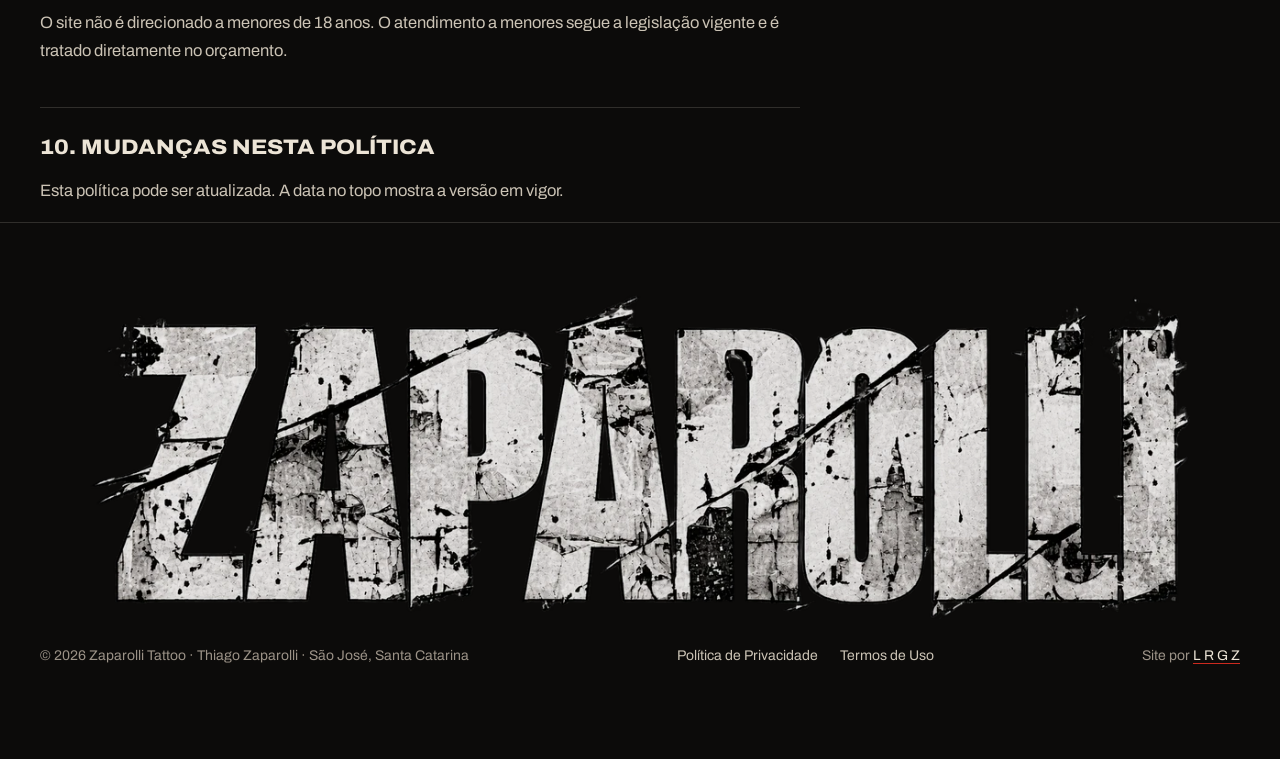
<file: privacidade.html>
<!doctype html>
<html lang="pt-BR">
<head>
<meta charset="utf-8">
<meta name="viewport" content="width=device-width, initial-scale=1, viewport-fit=cover">
<title>Política de Privacidade · Zaparolli Tattoo</title>
<meta name="description" content="Como o site da Zaparolli Tattoo trata dados pessoais, cookies e os seus direitos pela LGPD.">
<link rel="canonical" href="https://thiagozaparolli.com.br/privacidade">
<meta name="theme-color" content="#0c0b0a">
<meta property="og:type" content="website">
<meta property="og:locale" content="pt_BR">
<meta property="og:title" content="Política de Privacidade · Zaparolli Tattoo">
<meta property="og:image" content="https://thiagozaparolli.com.br/og.jpg?v=13">
<meta property="og:image:secure_url" content="https://thiagozaparolli.com.br/og.jpg?v=13">
<meta property="og:image:type" content="image/jpeg">
<meta property="og:image:width" content="1200">
<meta property="og:image:height" content="630">
<meta property="og:image:alt" content="Zaparolli Tattoo: dark art, realismo preto e cinza e coberturas em São José, SC">
<meta property="og:site_name" content="Zaparolli Tattoo">
<meta property="og:url" content="https://thiagozaparolli.com.br/privacidade">
<meta name="twitter:card" content="summary_large_image">
<meta name="twitter:image" content="https://thiagozaparolli.com.br/og.jpg?v=13">
<link rel="icon" href="favicon.ico" sizes="any">
<link rel="icon" href="favicon-32.png" type="image/png">
<link rel="apple-touch-icon" href="apple-touch-icon.png">
<link rel="preload" href="assets/fontes/archivo-normal-latin.woff2" as="font" type="font/woff2" crossorigin>
<link rel="stylesheet" href="assets/css/fontes.css?v=28">
<link rel="stylesheet" href="assets/css/zaparolli.css?v=28">
</head>
<body>

<header class="topo solido" id="topo">
  <div class="wrap">
    <a class="marca" href="/" aria-label="Zaparolli Tattoo, página inicial">Zaparolli</a>
    <nav aria-label="Principal">
      <ul>
        <li><a href="/#historia">A origem</a></li>
        <li><a href="/privacidade">Portfólio</a></li>
        <li><a href="/coberturas">Coberturas</a></li>
        <li><a href="/#tattoo-week">Tattoo Week</a></li>
        <li><a href="/#como-agendar">Como agendar</a></li>
        <li><a href="/#estudio">Estúdio</a></li>
      </ul>
    </nav>
    <div class="acoes">
      <a class="btn claro pequeno" href="/#agendar">Agendar</a>
      <button class="menu-btn" type="button" aria-expanded="false" aria-controls="gaveta"><span class="tracos" aria-hidden="true"></span><span class="txt">Menu</span></button>
    </div>
  </div>
</header>

<div class="gaveta" id="gaveta" aria-hidden="true" hidden>
  <div class="gaveta-topo">
    <span class="marca">Zaparolli</span>
    <button class="fechar" type="button">Fechar</button>
  </div>
  <ol>
    <li><a href="/">Início</a></li>
    <li><a href="/#historia">A origem</a></li>
    <li><a href="/coberturas">Coberturas</a></li>
    <li><a href="/#tattoo-week">Tattoo Week</a></li>
    <li><a href="/#como-agendar">Como agendar</a></li>
    <li><a href="/#estudio">Estúdio</a></li>
  </ol>
  <a class="btn claro cheio" href="/#agendar">Agendar orçamento</a>
</div>

<main>
  <section class="secao pagina-topo legal">
    <div class="wrap">
      <p class="chapeu">Privacidade</p>
      <h1 class="titulo"><span class="desgaste">Política de Privacidade</span></h1>
      <div class="legal-corpo">
<p class="vigencia">Em vigor desde 7 de novembro de 2026</p>
<p class="abre">Esta política explica, em linguagem direta, quais dados pessoais passam por este site, para que servem e quais são os seus direitos, de acordo com a Lei Geral de Proteção de Dados Pessoais (Lei nº 13.709/2018, LGPD).</p>

<h2>1. Quem é o responsável</h2>
<p>O responsável pelos dados (controlador) é <strong>Thiago Zaparolli</strong>, tatuador que atende como <strong>Zaparolli Tattoo</strong>, em estúdio privado em São José, Santa Catarina. Ele também é o encarregado pelo tratamento de dados. Para qualquer assunto sobre seus dados, fale pelo WhatsApp <a href="https://wa.me/5548998100176" target="_blank" rel="noopener">(48) 99810-0176</a>.</p>

<h2>2. O que o site coleta</h2>
<p><strong>O site não tem cadastro, não tem área de login e não guarda o que você digita.</strong> O formulário de orçamento apenas monta uma mensagem no seu aparelho e abre o WhatsApp com ela pronta. Nada é enviado a um servidor nosso: a mensagem só chega ao estúdio se você decidir enviá-la pelo WhatsApp.</p>
<p>Na conversa pelo WhatsApp, você pode compartilhar:</p>
<ul>
  <li>nome, cidade e número de telefone (este último já é visível no próprio WhatsApp);</li>
  <li>a ideia da tatuagem, o local do corpo, o tamanho e o estilo;</li>
  <li>fotos de referência, fotos do local a ser tatuado e, no caso de coberturas, fotos da tatuagem antiga.</li>
</ul>
<p>Fotos do corpo podem revelar características sensíveis. Envie apenas o necessário para o orçamento.</p>

<h2>3. Para que usamos</h2>
<ul>
  <li>Responder o seu contato e fazer o orçamento (procedimentos preliminares a um contrato, art. 7º, V, da LGPD).</li>
  <li>Agendar, preparar o desenho e realizar a sessão, e orientar os cuidados depois dela (execução de contrato).</li>
  <li>Cumprir obrigações legais e sanitárias aplicáveis ao estúdio (art. 7º, II).</li>
  <li>Publicar fotos do trabalho nas redes e no portfólio <strong>somente com a sua autorização</strong> (consentimento, art. 7º, I), que pode ser retirada a qualquer momento.</li>
</ul>
<p>Os dados não são vendidos nem usados para propaganda de terceiros.</p>

<h2>4. Com quem os dados podem ser compartilhados</h2>
<ul>
  <li><strong>WhatsApp (Meta)</strong>, quando você conversa com o estúdio. O WhatsApp tem a própria política de privacidade.</li>
  <li><strong>Cloudflare (Cloudflare, Inc.)</strong>, que hospeda este site e mede as visitas. Como qualquer servidor, ela registra dados técnicos de acesso, como o endereço IP, para segurança e funcionamento.</li>
  <li>Autoridades públicas, quando houver obrigação legal ou ordem judicial.</li>
</ul>
<p>Alguns desses serviços podem processar dados fora do Brasil, com as garantias previstas na LGPD.</p>

<h2>5. Cookies e armazenamento no navegador</h2>
<p>Este site <strong>não usa cookies de rastreamento nem de publicidade</strong>. As fontes e as imagens são servidas pelo próprio site.</p>
<p>Para contar as visitas, o site usa o Cloudflare Web Analytics, que funciona sem cookies e mede dados gerais de acesso, como páginas vistas, origem da visita e tempo de carregamento.</p>
<p>Nada é guardado no seu navegador por este site, por isso não há aviso de cookies para aceitar.</p>
<p>Se no futuro o site passar a usar cookies de rastreamento ou de publicidade, eles só serão ativados com o seu aceite, e esta política será atualizada antes.</p>
<p>Ao clicar em links para o WhatsApp ou o Instagram, você sai deste site e passa a seguir as regras desses serviços.</p>

<h2>6. Por quanto tempo guardamos</h2>
<p>As conversas e fotos de orçamento ficam no WhatsApp do estúdio pelo tempo necessário para o atendimento, os retoques e eventuais garantias, e depois podem ser apagadas a seu pedido. Registros exigidos por lei são mantidos pelo prazo legal.</p>

<h2>7. Seus direitos</h2>
<p>Você pode, a qualquer momento e sem custo, pedir:</p>
<ul>
  <li>confirmação de que tratamos seus dados e acesso a eles;</li>
  <li>correção de dados incompletos ou desatualizados;</li>
  <li>apagamento de dados desnecessários ou tratados com base no seu consentimento;</li>
  <li>retirada da autorização para publicar fotos do seu trabalho;</li>
  <li>informação sobre com quem os dados foram compartilhados.</li>
</ul>
<p>Basta pedir pelo WhatsApp <a href="https://wa.me/5548998100176" target="_blank" rel="noopener">(48) 99810-0176</a>. Se achar que seu pedido não foi atendido, você também pode procurar a Autoridade Nacional de Proteção de Dados (ANPD).</p>

<h2>8. Segurança</h2>
<p>O site funciona com conexão segura (HTTPS) e não armazena dados pessoais. As conversas acontecem em um aplicativo com criptografia de ponta a ponta. Ainda assim, nenhum meio digital é totalmente livre de riscos.</p>

<h2>9. Menores de idade</h2>
<p>O site não é direcionado a menores de 18 anos. O atendimento a menores segue a legislação vigente e é tratado diretamente no orçamento.</p>

<h2>10. Mudanças nesta política</h2>
<p>Esta política pode ser atualizada. A data no topo mostra a versão em vigor.</p>
</div>
    </div>
  </section>
</main>

<footer class="rodape">
  <p class="gigante" aria-hidden="true"><img src="assets/img/logo-zaparolli-1200.webp" srcset="assets/img/logo-zaparolli-1200.webp 1200w, assets/img/logo-zaparolli.webp 2054w" sizes="(max-width: 760px) 92vw, 1100px" alt="" width="2054" height="605" loading="lazy"></p>
  <div class="wrap">
    <p>© <span id="ano">2026</span> Zaparolli Tattoo · Thiago Zaparolli · São José, Santa Catarina</p>
    <nav class="rodape-legal" aria-label="Informações legais"><a href="/privacidade">Política de Privacidade</a><a href="/termos">Termos de Uso</a></nav>
    <p>Site por <a href="https://lrgz.com.br">L R G Z</a></p>
  </div>
</footer>

<a class="zap visivel" href="https://wa.me/5548998100176?text=Ol%C3%A1%2C%20Zapa!%20Vim%20pelo%20site%20e%20quero%20um%20or%C3%A7amento." target="_blank" rel="noopener" aria-label="Orçamento pelo WhatsApp"><svg viewBox="0 0 24 24" fill="currentColor" aria-hidden="true"><path d="M12 2a10 10 0 0 0-8.6 15.1L2 22l5-1.3A10 10 0 1 0 12 2zm0 18.2a8.2 8.2 0 0 1-4.2-1.2l-.3-.2-3 .8.8-2.9-.2-.3A8.2 8.2 0 1 1 12 20.2zm4.5-6.1c-.2-.1-1.5-.7-1.7-.8s-.4-.1-.6.1-.7.8-.8 1-.3.2-.5.1a6.7 6.7 0 0 1-3.3-2.9c-.3-.4.3-.4.7-1.4.1-.2 0-.3 0-.4l-.8-1.8c-.2-.5-.4-.4-.6-.4h-.5a1 1 0 0 0-.7.3 3 3 0 0 0-.9 2.2 5.2 5.2 0 0 0 1.1 2.7 11.8 11.8 0 0 0 4.5 4c1.7.7 2.3.8 3.2.7a2.7 2.7 0 0 0 1.8-1.3 2.2 2.2 0 0 0 .2-1.3c-.1-.1-.3-.2-.5-.3z"/></svg><span>Orçamento</span></a>


<script src="assets/js/zaparolli.js?v=28"></script>
</body>
</html>
</file>
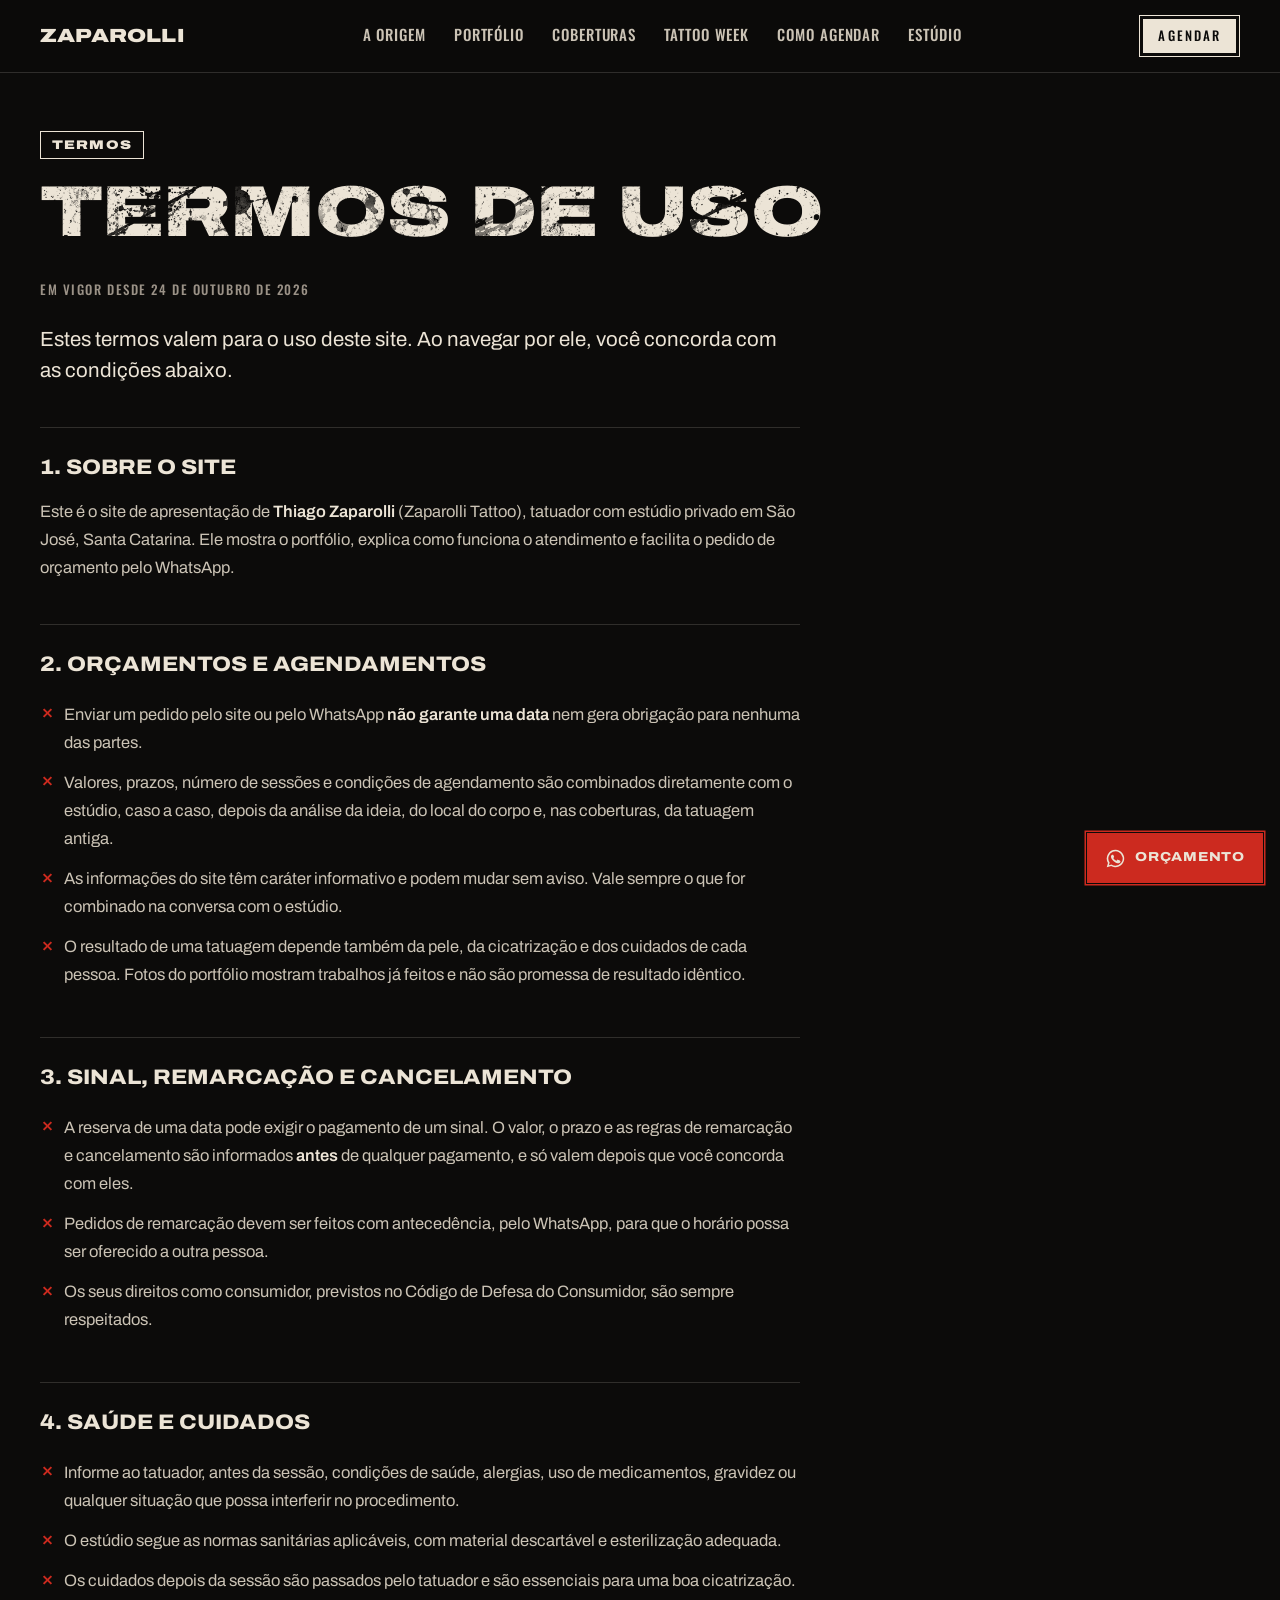
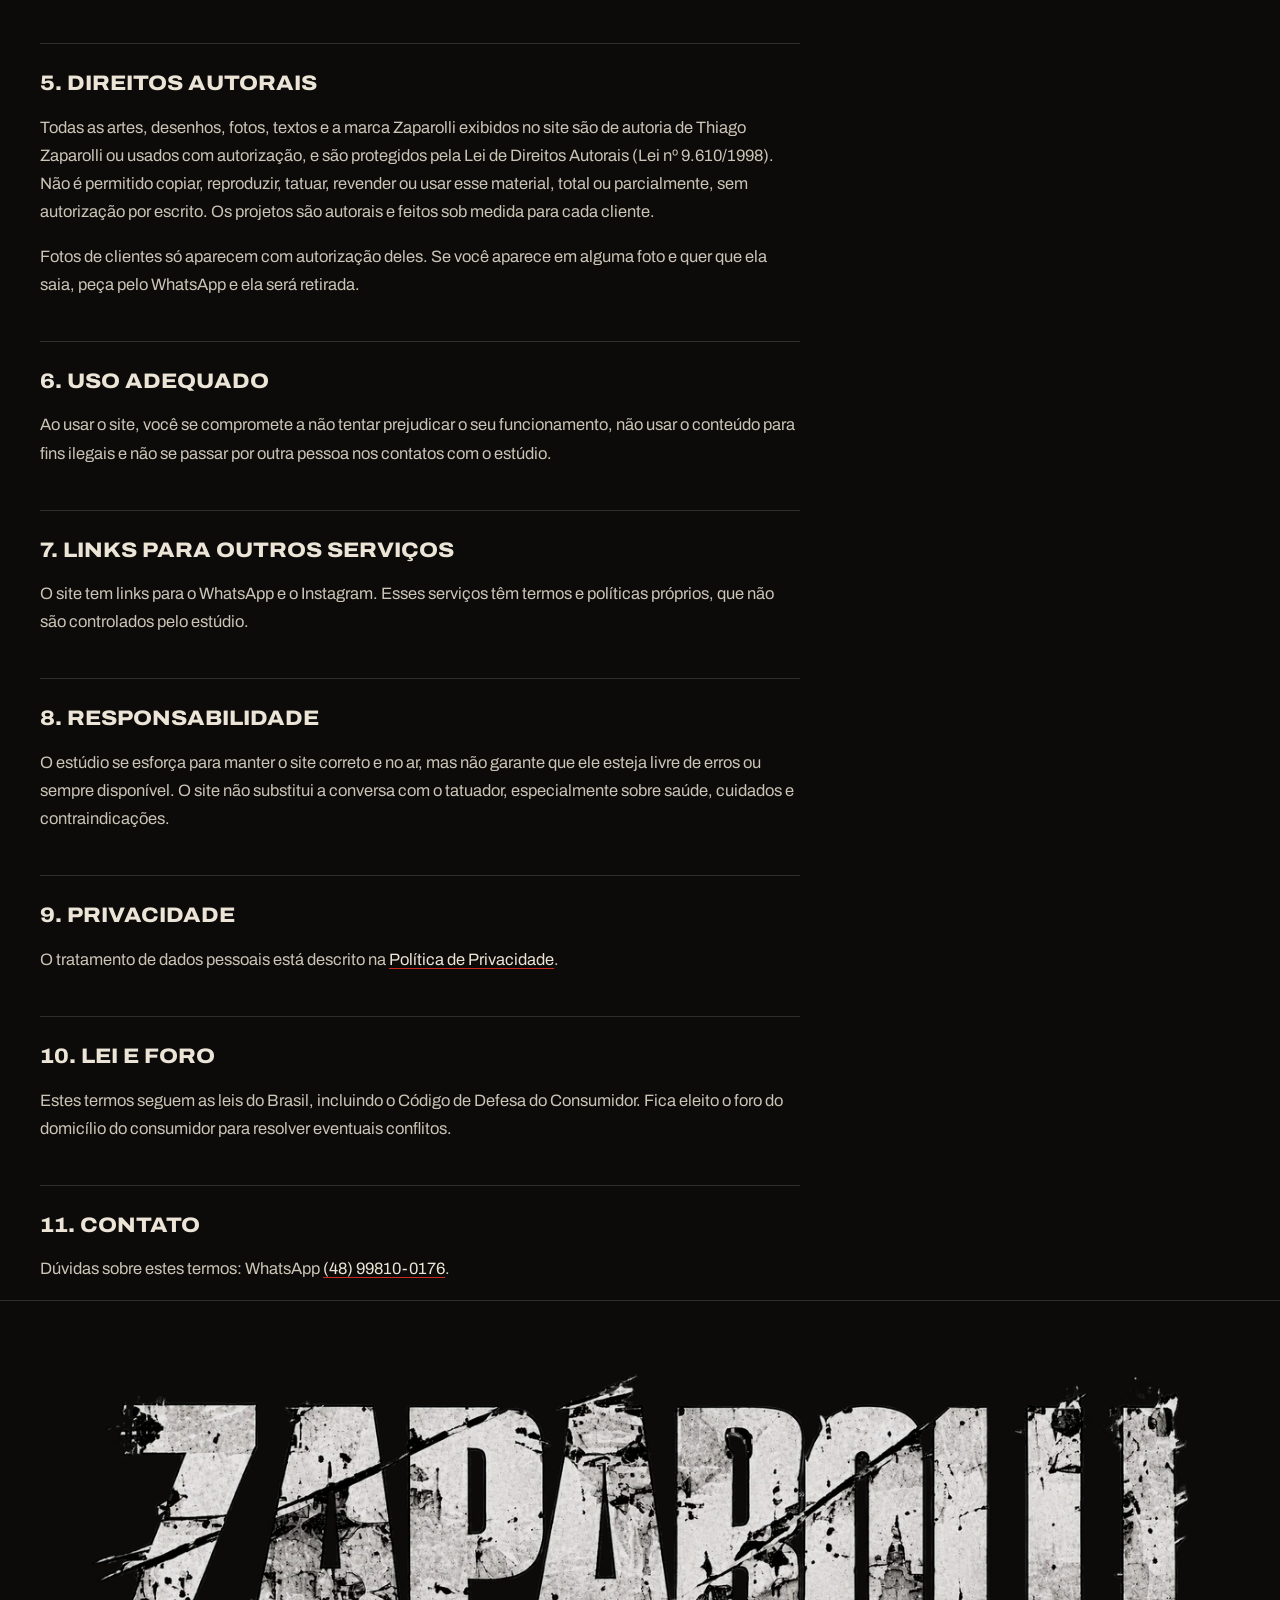
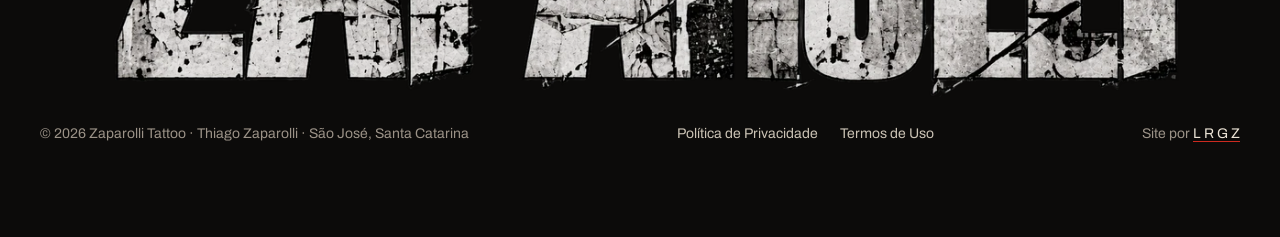
<file: termos.html>
<!doctype html>
<html lang="pt-BR">
<head>
<meta charset="utf-8">
<meta name="viewport" content="width=device-width, initial-scale=1, viewport-fit=cover">
<title>Termos de Uso · Zaparolli Tattoo</title>
<meta name="description" content="Condições de uso do site da Zaparolli Tattoo: orçamentos, direitos autorais e responsabilidades.">
<link rel="canonical" href="https://thiagozaparolli.com.br/termos">
<meta name="theme-color" content="#0c0b0a">
<meta property="og:type" content="website">
<meta property="og:locale" content="pt_BR">
<meta property="og:title" content="Termos de Uso · Zaparolli Tattoo">
<meta property="og:image" content="https://thiagozaparolli.com.br/og.jpg?v=13">
<meta property="og:image:secure_url" content="https://thiagozaparolli.com.br/og.jpg?v=13">
<meta property="og:image:type" content="image/jpeg">
<meta property="og:image:width" content="1200">
<meta property="og:image:height" content="630">
<meta property="og:image:alt" content="Zaparolli Tattoo: dark art, realismo preto e cinza e coberturas em São José, SC">
<meta property="og:site_name" content="Zaparolli Tattoo">
<meta property="og:url" content="https://thiagozaparolli.com.br/termos">
<meta name="twitter:card" content="summary_large_image">
<meta name="twitter:image" content="https://thiagozaparolli.com.br/og.jpg?v=13">
<link rel="icon" href="favicon.ico" sizes="any">
<link rel="icon" href="favicon-32.png" type="image/png">
<link rel="apple-touch-icon" href="apple-touch-icon.png">
<link rel="preload" href="assets/fontes/archivo-normal-latin.woff2" as="font" type="font/woff2" crossorigin>
<link rel="stylesheet" href="assets/css/fontes.css?v=28">
<link rel="stylesheet" href="assets/css/zaparolli.css?v=28">
</head>
<body>

<header class="topo solido" id="topo">
  <div class="wrap">
    <a class="marca" href="/" aria-label="Zaparolli Tattoo, página inicial">Zaparolli</a>
    <nav aria-label="Principal">
      <ul>
        <li><a href="/#historia">A origem</a></li>
        <li><a href="/termos">Portfólio</a></li>
        <li><a href="/coberturas">Coberturas</a></li>
        <li><a href="/#tattoo-week">Tattoo Week</a></li>
        <li><a href="/#como-agendar">Como agendar</a></li>
        <li><a href="/#estudio">Estúdio</a></li>
      </ul>
    </nav>
    <div class="acoes">
      <a class="btn claro pequeno" href="/#agendar">Agendar</a>
      <button class="menu-btn" type="button" aria-expanded="false" aria-controls="gaveta"><span class="tracos" aria-hidden="true"></span><span class="txt">Menu</span></button>
    </div>
  </div>
</header>

<div class="gaveta" id="gaveta" aria-hidden="true" hidden>
  <div class="gaveta-topo">
    <span class="marca">Zaparolli</span>
    <button class="fechar" type="button">Fechar</button>
  </div>
  <ol>
    <li><a href="/">Início</a></li>
    <li><a href="/#historia">A origem</a></li>
    <li><a href="/coberturas">Coberturas</a></li>
    <li><a href="/#tattoo-week">Tattoo Week</a></li>
    <li><a href="/#como-agendar">Como agendar</a></li>
    <li><a href="/#estudio">Estúdio</a></li>
  </ol>
  <a class="btn claro cheio" href="/#agendar">Agendar orçamento</a>
</div>

<main>
  <section class="secao pagina-topo legal">
    <div class="wrap">
      <p class="chapeu">Termos</p>
      <h1 class="titulo"><span class="desgaste">Termos de Uso</span></h1>
      <div class="legal-corpo">
<p class="vigencia">Em vigor desde 24 de outubro de 2026</p>
<p class="abre">Estes termos valem para o uso deste site. Ao navegar por ele, você concorda com as condições abaixo.</p>

<h2>1. Sobre o site</h2>
<p>Este é o site de apresentação de <strong>Thiago Zaparolli</strong> (Zaparolli Tattoo), tatuador com estúdio privado em São José, Santa Catarina. Ele mostra o portfólio, explica como funciona o atendimento e facilita o pedido de orçamento pelo WhatsApp.</p>

<h2>2. Orçamentos e agendamentos</h2>
<ul>
  <li>Enviar um pedido pelo site ou pelo WhatsApp <strong>não garante uma data</strong> nem gera obrigação para nenhuma das partes.</li>
  <li>Valores, prazos, número de sessões e condições de agendamento são combinados diretamente com o estúdio, caso a caso, depois da análise da ideia, do local do corpo e, nas coberturas, da tatuagem antiga.</li>
  <li>As informações do site têm caráter informativo e podem mudar sem aviso. Vale sempre o que for combinado na conversa com o estúdio.</li>
  <li>O resultado de uma tatuagem depende também da pele, da cicatrização e dos cuidados de cada pessoa. Fotos do portfólio mostram trabalhos já feitos e não são promessa de resultado idêntico.</li>
</ul>

<h2>3. Sinal, remarcação e cancelamento</h2>
<ul>
  <li>A reserva de uma data pode exigir o pagamento de um sinal. O valor, o prazo e as regras de remarcação e cancelamento são informados <strong>antes</strong> de qualquer pagamento, e só valem depois que você concorda com eles.</li>
  <li>Pedidos de remarcação devem ser feitos com antecedência, pelo WhatsApp, para que o horário possa ser oferecido a outra pessoa.</li>
  <li>Os seus direitos como consumidor, previstos no Código de Defesa do Consumidor, são sempre respeitados.</li>
</ul>

<h2>4. Saúde e cuidados</h2>
<ul>
  <li>Informe ao tatuador, antes da sessão, condições de saúde, alergias, uso de medicamentos, gravidez ou qualquer situação que possa interferir no procedimento.</li>
  <li>O estúdio segue as normas sanitárias aplicáveis, com material descartável e esterilização adequada.</li>
  <li>Os cuidados depois da sessão são passados pelo tatuador e são essenciais para uma boa cicatrização.</li>
</ul>

<h2>5. Direitos autorais</h2>
<p>Todas as artes, desenhos, fotos, textos e a marca Zaparolli exibidos no site são de autoria de Thiago Zaparolli ou usados com autorização, e são protegidos pela Lei de Direitos Autorais (Lei nº 9.610/1998). Não é permitido copiar, reproduzir, tatuar, revender ou usar esse material, total ou parcialmente, sem autorização por escrito. Os projetos são autorais e feitos sob medida para cada cliente.</p>
<p>Fotos de clientes só aparecem com autorização deles. Se você aparece em alguma foto e quer que ela saia, peça pelo WhatsApp e ela será retirada.</p>

<h2>6. Uso adequado</h2>
<p>Ao usar o site, você se compromete a não tentar prejudicar o seu funcionamento, não usar o conteúdo para fins ilegais e não se passar por outra pessoa nos contatos com o estúdio.</p>

<h2>7. Links para outros serviços</h2>
<p>O site tem links para o WhatsApp e o Instagram. Esses serviços têm termos e políticas próprios, que não são controlados pelo estúdio.</p>

<h2>8. Responsabilidade</h2>
<p>O estúdio se esforça para manter o site correto e no ar, mas não garante que ele esteja livre de erros ou sempre disponível. O site não substitui a conversa com o tatuador, especialmente sobre saúde, cuidados e contraindicações.</p>

<h2>9. Privacidade</h2>
<p>O tratamento de dados pessoais está descrito na <a href="/privacidade">Política de Privacidade</a>.</p>

<h2>10. Lei e foro</h2>
<p>Estes termos seguem as leis do Brasil, incluindo o Código de Defesa do Consumidor. Fica eleito o foro do domicílio do consumidor para resolver eventuais conflitos.</p>

<h2>11. Contato</h2>
<p>Dúvidas sobre estes termos: WhatsApp <a href="https://wa.me/5548998100176" target="_blank" rel="noopener">(48) 99810-0176</a>.</p>
</div>
    </div>
  </section>
</main>

<footer class="rodape">
  <p class="gigante" aria-hidden="true"><img src="assets/img/logo-zaparolli-1200.webp" srcset="assets/img/logo-zaparolli-1200.webp 1200w, assets/img/logo-zaparolli.webp 2054w" sizes="(max-width: 760px) 92vw, 1100px" alt="" width="2054" height="605" loading="lazy"></p>
  <div class="wrap">
    <p>© <span id="ano">2026</span> Zaparolli Tattoo · Thiago Zaparolli · São José, Santa Catarina</p>
    <nav class="rodape-legal" aria-label="Informações legais"><a href="/privacidade">Política de Privacidade</a><a href="/termos">Termos de Uso</a></nav>
    <p>Site por <a href="https://lrgz.com.br">L R G Z</a></p>
  </div>
</footer>

<a class="zap visivel" href="https://wa.me/5548998100176?text=Ol%C3%A1%2C%20Zapa!%20Vim%20pelo%20site%20e%20quero%20um%20or%C3%A7amento." target="_blank" rel="noopener" aria-label="Orçamento pelo WhatsApp"><svg viewBox="0 0 24 24" fill="currentColor" aria-hidden="true"><path d="M12 2a10 10 0 0 0-8.6 15.1L2 22l5-1.3A10 10 0 1 0 12 2zm0 18.2a8.2 8.2 0 0 1-4.2-1.2l-.3-.2-3 .8.8-2.9-.2-.3A8.2 8.2 0 1 1 12 20.2zm4.5-6.1c-.2-.1-1.5-.7-1.7-.8s-.4-.1-.6.1-.7.8-.8 1-.3.2-.5.1a6.7 6.7 0 0 1-3.3-2.9c-.3-.4.3-.4.7-1.4.1-.2 0-.3 0-.4l-.8-1.8c-.2-.5-.4-.4-.6-.4h-.5a1 1 0 0 0-.7.3 3 3 0 0 0-.9 2.2 5.2 5.2 0 0 0 1.1 2.7 11.8 11.8 0 0 0 4.5 4c1.7.7 2.3.8 3.2.7a2.7 2.7 0 0 0 1.8-1.3 2.2 2.2 0 0 0 .2-1.3c-.1-.1-.3-.2-.5-.3z"/></svg><span>Orçamento</span></a>


<script src="assets/js/zaparolli.js?v=28"></script>
</body>
</html>
</file>
<file: assets/css/fontes.css>
/* fontes hospedadas no próprio site (sem Google Fonts: nenhum dado do visitante vai a terceiros). Archivo e Oswald, OFL. */
/* latin-ext */
@font-face {
  font-family: 'Archivo';
  font-style: italic;
  font-weight: 100 900;
  font-stretch: 62% 125%;
  font-display: swap;
  src: url(../fontes/archivo-italic-latin-ext.woff2) format('woff2');
  unicode-range: U+0100-02BA, U+02BD-02C5, U+02C7-02CC, U+02CE-02D7, U+02DD-02FF, U+0304, U+0308, U+0329, U+1D00-1DBF, U+1E00-1E9F, U+1EF2-1EFF, U+2020, U+20A0-20AB, U+20AD-20C4, U+2113, U+2C60-2C7F, U+A720-A7FF;
}
/* latin */
@font-face {
  font-family: 'Archivo';
  font-style: italic;
  font-weight: 100 900;
  font-stretch: 62% 125%;
  font-display: swap;
  src: url(../fontes/archivo-italic-latin.woff2) format('woff2');
  unicode-range: U+0000-00FF, U+0131, U+0152-0153, U+02BB-02BC, U+02C6, U+02DA, U+02DC, U+0304, U+0308, U+0329, U+2000-206F, U+20AC, U+2122, U+2191, U+2193, U+2212, U+2215, U+FEFF, U+FFFD;
}
/* latin-ext */
@font-face {
  font-family: 'Archivo';
  font-style: normal;
  font-weight: 100 900;
  font-stretch: 62% 125%;
  font-display: swap;
  src: url(../fontes/archivo-normal-latin-ext.woff2) format('woff2');
  unicode-range: U+0100-02BA, U+02BD-02C5, U+02C7-02CC, U+02CE-02D7, U+02DD-02FF, U+0304, U+0308, U+0329, U+1D00-1DBF, U+1E00-1E9F, U+1EF2-1EFF, U+2020, U+20A0-20AB, U+20AD-20C4, U+2113, U+2C60-2C7F, U+A720-A7FF;
}
/* latin */
@font-face {
  font-family: 'Archivo';
  font-style: normal;
  font-weight: 100 900;
  font-stretch: 62% 125%;
  font-display: swap;
  src: url(../fontes/archivo-normal-latin.woff2) format('woff2');
  unicode-range: U+0000-00FF, U+0131, U+0152-0153, U+02BB-02BC, U+02C6, U+02DA, U+02DC, U+0304, U+0308, U+0329, U+2000-206F, U+20AC, U+2122, U+2191, U+2193, U+2212, U+2215, U+FEFF, U+FFFD;
}
/* latin-ext */
@font-face {
  font-family: 'Oswald';
  font-style: normal;
  font-weight: 300 600;
  font-display: swap;
  src: url(../fontes/oswald-normal-latin-ext.woff2) format('woff2');
  unicode-range: U+0100-02BA, U+02BD-02C5, U+02C7-02CC, U+02CE-02D7, U+02DD-02FF, U+0304, U+0308, U+0329, U+1D00-1DBF, U+1E00-1E9F, U+1EF2-1EFF, U+2020, U+20A0-20AB, U+20AD-20C4, U+2113, U+2C60-2C7F, U+A720-A7FF;
}
/* latin */
@font-face {
  font-family: 'Oswald';
  font-style: normal;
  font-weight: 300 600;
  font-display: swap;
  src: url(../fontes/oswald-normal-latin.woff2) format('woff2');
  unicode-range: U+0000-00FF, U+0131, U+0152-0153, U+02BB-02BC, U+02C6, U+02DA, U+02DC, U+0304, U+0308, U+0329, U+2000-206F, U+20AC, U+2122, U+2191, U+2193, U+2212, U+2215, U+FEFF, U+FFFD;
}
</file>
<file: assets/css/zaparolli.css>
/* Zaparolli Tattoo · dark art, preto e cinza
   Paleta da referência do cliente (23/10): preto, cinza quente, creme e vermelho.
   Identidade tirada do Instagram dele: meio-tom dos posts fixados, letra larga e
   pesada (Archivo expandida), rótulos condensados com "BR" (Oswald),
   X e caixas de contorno. */

:root {
  --carvao: #0c0b0a;
  --fuligem: #151311;
  --sepia: #24201c;
  --osso: #ece4d6;
  --osso-2: #cbc3b5;
  --cinza: #9b9287;
  --cinza-2: #6e665d;
  --linha: rgba(236, 228, 214, .16);
  --linha-forte: rgba(236, 228, 214, .38);
  --sangue: #cc2a1f;
  --ease: cubic-bezier(.16, .84, .32, 1);
  --gutter: clamp(16px, 4vw, 40px);
  --larga: 'Archivo', 'Arial Black', sans-serif;
  --cond: 'Oswald', 'Arial Narrow', sans-serif;
  --nome: 'Anton', 'Oswald', 'Arial Narrow', sans-serif;
}

*, *::before, *::after { box-sizing: border-box; }
[hidden] { display: none !important; }
html { -webkit-text-size-adjust: 100%; scroll-behavior: smooth; scroll-padding-top: 76px; }
body {
  margin: 0;
  background: var(--carvao);
  color: var(--osso-2);
  font: 400 17px/1.62 var(--larga);
  font-stretch: 100%;
  -webkit-font-smoothing: antialiased;
  overflow-x: clip;
}
img, video, canvas { display: block; max-width: 100%; }
img { height: auto; -webkit-user-drag: none; -webkit-touch-callout: none; }
a { color: inherit; }
button, input, select, textarea { font: inherit; color: inherit; }
p { margin: 0 0 1em; }
::selection { background: var(--sangue); color: var(--osso); }

.wrap { width: 100%; max-width: 1280px; margin: 0 auto; padding: 0 var(--gutter); position: relative; z-index: 1; }

.pular { position: absolute; left: 12px; top: -60px; z-index: 100; background: var(--osso); color: var(--carvao); padding: 10px 14px; font-weight: 700; }
.pular:focus { top: 12px; }

:focus-visible { outline: 2px solid var(--sangue); outline-offset: 3px; }

/* ---------- peças da identidade ---------- */

/* desgaste dos títulos principais (falhas e riscos), pedido de volta em 24/10 */
.desgaste {
  -webkit-mask-image: url(../img/desgaste.png);
  mask-image: url(../img/desgaste.png);
  -webkit-mask-size: 520px auto;
  mask-size: 520px auto;
  -webkit-mask-repeat: repeat;
  mask-repeat: repeat;
}

.titulo {
  margin: 0 0 .5em;
  font-family: var(--larga);
  font-stretch: 125%;
  font-weight: 900;
  font-size: clamp(30px, 5.2vw, 70px);
  line-height: .98;
  letter-spacing: -.012em;
  text-transform: uppercase;
  color: var(--osso);
  text-wrap: balance;
}
.titulo .desgaste { display: inline; -webkit-mask-image: url(../img/titulo-desgaste.webp); mask-image: url(../img/titulo-desgaste.webp); -webkit-mask-size: 760px auto; mask-size: 760px auto; -webkit-mask-repeat: repeat; mask-repeat: repeat; }

.chapeu {
  display: inline-block;
  margin: 0 0 18px;
  padding: 7px 11px 6px;
  border: 1.5px solid var(--osso);
  font-family: var(--larga);
  font-stretch: 125%;
  font-weight: 900;
  font-size: 12.5px;
  line-height: 1;
  letter-spacing: .09em;
  text-transform: uppercase;
  color: var(--osso);
}
.verm { font-style: normal; font-weight: 600; color: var(--sangue); }

.olho { max-width: 560px; color: var(--cinza); font-size: 17px; }
.abre { font-size: clamp(18px, 1.6vw, 21px); line-height: 1.5; color: var(--osso); }

.xis { --t: 56px; position: relative; display: inline-block; width: var(--t); height: var(--t); flex: none; }
.xis::before, .xis::after {
  content: ''; position: absolute; left: 50%; top: 50%;
  width: 118%; height: 21%;
  background: var(--osso);
  transform: translate(-50%, -50%) rotate(45deg);
}
.xis::after { transform: translate(-50%, -50%) rotate(-45deg); }
.xis.pequeno { --t: 30px; }

.caixa {
  position: relative;
  display: inline-block;
  margin: 0;
  padding: .1em .22em .04em;
  font-family: var(--larga);
  font-stretch: 125%;
  font-weight: 900;
  line-height: 1;
  text-transform: uppercase;
  color: var(--osso);
  letter-spacing: -.01em;
}
.caixa::before {
  content: ''; position: absolute; inset: 0;
  border: 2px solid var(--osso);
  pointer-events: none;
}

/* botões retos; o preenchimento corre da esquerda */
.btn {
  position: relative;
  isolation: isolate;
  display: inline-flex; align-items: center; justify-content: center; gap: 10px;
  min-height: 54px;
  padding: 0 28px;
  border: 1.5px solid var(--osso);
  background: transparent;
  color: var(--osso);
  font-family: var(--cond);
  font-weight: 500;
  font-size: 16px;
  letter-spacing: .16em;
  text-transform: uppercase;
  text-decoration: none;
  cursor: pointer;
  overflow: hidden;
  transition: color .35s var(--ease), border-color .35s var(--ease), transform .3s var(--ease);
  -webkit-tap-highlight-color: transparent;
}
.btn::before {
  content: ''; position: absolute; inset: 0; z-index: -1;
  background: var(--osso);
  transform: scaleX(0); transform-origin: right;
  transition: transform .45s var(--ease);
}
.btn svg { width: 19px; height: 19px; flex: none; }
.btn:hover { color: var(--carvao); }
.btn:hover::before { transform: scaleX(1); transform-origin: left; }
.btn:active { transform: translateY(1px) scale(.985); }
.btn.claro { background: var(--osso); border-color: var(--osso); color: var(--carvao); box-shadow: inset 0 0 0 3px var(--carvao); }
.btn.claro::before { background: var(--sangue); }
.btn.claro:hover { color: var(--osso); border-color: var(--sangue); }
.btn.pequeno { min-height: 42px; padding: 0 18px; font-size: 13px; }
.btn.cheio { width: 100%; }

/* ---------- topo ---------- */

.topo {
  position: fixed; inset: 0 0 auto; z-index: 40;
  padding-top: env(safe-area-inset-top);
  transition: background-color .4s var(--ease), border-color .4s var(--ease), transform .45s var(--ease);
  border-bottom: 1px solid transparent;
}
.topo .wrap { display: flex; align-items: center; justify-content: space-between; gap: 24px; height: 72px; }
.topo.solido { background: rgba(12, 11, 10, .94); border-bottom-color: var(--linha); }
.topo.escondido { transform: translateY(-100%); }
.marca {
  font-family: var(--larga); font-stretch: 125%; font-weight: 900;
  font-size: 19px; letter-spacing: .01em; text-transform: uppercase;
  color: var(--osso); text-decoration: none;
}
.topo nav ul { display: flex; gap: clamp(16px, 2.2vw, 30px); list-style: none; margin: 0; padding: 0; }
.topo nav a {
  position: relative;
  font: 500 15px/1 var(--cond); letter-spacing: .06em; text-transform: uppercase;
  color: var(--osso-2); text-decoration: none; padding: 8px 0;
  transition: color .3s var(--ease);
}
.topo nav a::after {
  content: ''; position: absolute; left: 0; right: 0; bottom: 2px; height: 1.5px;
  background: var(--sangue); transform: scaleX(0); transform-origin: right;
  transition: transform .4s var(--ease);
}
.topo nav a:hover, .topo nav a[aria-current] { color: var(--osso); }
.topo nav a:hover::after, .topo nav a[aria-current]::after { transform: scaleX(1); transform-origin: left; }
.acoes { display: flex; align-items: center; gap: 10px; }
.menu-btn {
  display: none; align-items: center; gap: 10px;
  height: 42px; padding: 0 14px;
  background: transparent; border: 1.5px solid var(--linha-forte); cursor: pointer;
  font: 500 14px/1 var(--cond); letter-spacing: .08em; text-transform: uppercase;
}
.menu-btn .tracos { width: 18px; height: 10px; border-top: 2px solid var(--osso); border-bottom: 2px solid var(--osso); }

.gaveta {
  position: fixed; inset: 0; z-index: 60;
  display: flex; flex-direction: column;
  padding: calc(env(safe-area-inset-top) + 14px) var(--gutter) calc(env(safe-area-inset-bottom) + 24px);
  background: var(--carvao);
  opacity: 0; visibility: hidden;
  transition: opacity .4s var(--ease), visibility 0s linear .4s;
  overflow-y: auto; overscroll-behavior: contain;
}
.gaveta.aberta { opacity: 1; visibility: visible; transition: opacity .4s var(--ease); }
.gaveta-topo { display: flex; justify-content: space-between; align-items: center; height: 58px; }
.gaveta .fechar { background: none; border: 1.5px solid var(--linha-forte); height: 42px; padding: 0 16px; font: 500 14px/1 var(--cond); letter-spacing: .08em; text-transform: uppercase; cursor: pointer; }
.gaveta ol { list-style: none; margin: auto 0; padding: 28px 0; }
.gaveta li { border-bottom: 1px solid var(--linha); overflow: hidden; }
.gaveta li a {
  display: block; padding: 14px 0;
  font-family: var(--larga); font-stretch: 125%; font-weight: 900;
  font-size: clamp(24px, 7.4vw, 40px); line-height: 1.05; text-transform: uppercase;
  color: var(--osso); text-decoration: none;
  transform: translateY(100%); transition: transform .6s var(--ease);
}
.gaveta.aberta li a { transform: none; }
.gaveta.aberta li:nth-child(2) a { transition-delay: .04s; }
.gaveta.aberta li:nth-child(3) a { transition-delay: .08s; }
.gaveta.aberta li:nth-child(4) a { transition-delay: .12s; }
.gaveta.aberta li:nth-child(5) a { transition-delay: .16s; }
.gaveta.aberta li:nth-child(6) a { transition-delay: .2s; }
.gaveta.aberta li:nth-child(7) a { transition-delay: .24s; }

/* ---------- hero (v7, fiel ao mockup do cliente) ---------- */

.hero {
  position: relative;
  min-height: 100vh; min-height: 100svh;
  display: flex; align-items: stretch;
  padding: calc(88px + env(safe-area-inset-top)) 0 clamp(26px, 4vh, 44px);
  overflow: hidden;
  background: var(--carvao);
}
/* a arte fica parada ao fundo; só entra com um fade */
.hero-arte { position: absolute; z-index: 0; top: 0; bottom: 0; right: 0; width: min(74vw, 1120px); opacity: 0; transition: opacity 2.2s var(--ease); }
.hero.entrou .hero-arte { opacity: 1; }
.hero-arte img {
  width: 100%; height: 100%; object-fit: cover; object-position: 50% 38%;
  -webkit-mask-image: radial-gradient(120% 95% at 62% 42%, #000 46%, rgba(0, 0, 0, .55) 66%, transparent 86%);
  mask-image: radial-gradient(120% 95% at 62% 42%, #000 46%, rgba(0, 0, 0, .55) 66%, transparent 86%);
}
.hero-arte::after {
  content: ''; position: absolute; inset: 0; pointer-events: none;
  background:
    linear-gradient(90deg, var(--carvao) 0%, rgba(12, 11, 10, .72) 16%, rgba(12, 11, 10, .15) 46%, rgba(12, 11, 10, 0) 64%),
    linear-gradient(0deg, var(--carvao) 0%, rgba(12, 11, 10, .55) 20%, rgba(12, 11, 10, 0) 44%),
    linear-gradient(180deg, rgba(12, 11, 10, .5) 0%, rgba(12, 11, 10, 0) 14%);
}
.hero-arte::before { content: ''; position: absolute; inset: 0; z-index: 1; pointer-events: none; background: radial-gradient(42% 46% at 0% 30%, rgba(12, 11, 10, .9), rgba(12, 11, 10, .45) 55%, rgba(12, 11, 10, 0) 100%); }
/* fumaça do shader (assets/js/fumaca.js): desenhada sobre preto e somada com screen, então só clareia */
.fumaca { position: absolute; inset: 0; z-index: 0; pointer-events: none; overflow: hidden; mix-blend-mode: screen; }
.fumaca canvas, .fumaca video { position: absolute; inset: 0; width: 100%; height: 100%; object-fit: cover; opacity: 0; transition: opacity 2.4s var(--ease); }
.fumaca .on { opacity: 1; }
/* celular: fumaça preta no hero (vídeo de fundo branco com fumaça escura; multiply só escurece) */
.fumaca--preta { mix-blend-mode: multiply; }
/* a versão calma nasce sem borda: some no topo da caixa */
.fumaca--calma { -webkit-mask-image: linear-gradient(180deg, transparent, #000 22%); mask-image: linear-gradient(180deg, transparent, #000 22%); }
/* celular e tablet: no "Como agendar" a fumaça fica só na última tela da seção, atrás da ficha */
@media (max-width: 860px) { .fumaca--calma { top: auto; height: 100vh; height: 100svh; -webkit-mask-image: linear-gradient(180deg, transparent, #000 38%); mask-image: linear-gradient(180deg, transparent, #000 38%); } }

.hero-corpo { position: relative; z-index: 1; display: flex; flex-direction: column; justify-content: space-between; gap: 28px; }
.hero-lado { display: flex; flex-direction: column; gap: clamp(14px, 3vh, 50px); }
.hero-lado .bloco { position: relative; padding: 4px 0 0 2px; }
.cruz { position: relative; display: block; pointer-events: none; }
.cruz::before, .cruz::after { content: ''; position: absolute; background: rgba(236, 228, 214, .82); }
/* cruz estilizada: hastes afinando nas pontas (losangos bem finos), vertical mais longa e braço mais alto */
.cruz::before { left: calc(50% - 1.5px); top: 0; bottom: 0; width: 3px; clip-path: polygon(50% 0, 100% var(--y), 50% 100%, 0 var(--y)); }
.cruz::after { top: calc(var(--y) - 1.5px); left: 0; right: 0; height: 3px; clip-path: polygon(0 50%, 50% 0, 100% 50%, 50% 100%); }
.cruz i { position: absolute; left: 50%; top: var(--y); width: 9px; height: 9px; margin: -4.5px 0 0 -4.5px; border-radius: 50%; background: radial-gradient(closest-side, rgba(236, 228, 214, .9), rgba(236, 228, 214, 0)); }
.cruz-a { width: 58px; height: 74px; margin-left: -4px; --y: 40%; }
.cruz-b { width: 58px; height: clamp(96px, 15vh, 150px); margin: 18px 0 0 -4px; --y: 24%; }
/* poeira fina em volta das cruzes */
.hero-lado .bloco::before {
  content: ''; position: absolute; left: -24px; top: -10px; width: 150px; height: 100%; pointer-events: none; opacity: .55;
  background:
    radial-gradient(1px 1px at 18px 40px, #ece4d6, transparent), radial-gradient(1px 1px at 96px 12px, #ece4d6, transparent),
    radial-gradient(1.5px 1.5px at 120px 64px, #ece4d6, transparent), radial-gradient(1px 1px at 8px 150px, #ece4d6, transparent),
    radial-gradient(1px 1px at 132px 118px, #ece4d6, transparent), radial-gradient(1.5px 1.5px at 30px 210px, #ece4d6, transparent),
    radial-gradient(1px 1px at 110px 236px, #ece4d6, transparent), radial-gradient(1px 1px at 14px 268px, #ece4d6, transparent),
    radial-gradient(1.5px 1.5px at 92px 300px, #ece4d6, transparent), radial-gradient(1px 1px at 46px 330px, #ece4d6, transparent);
}
.hero-estilos { list-style: none; margin: 18px 0 0 8px; padding: 0; }
.hero-estilos li, .assinatura { font: 400 13px/1.55 var(--cond); letter-spacing: .2em; text-transform: uppercase; color: var(--osso-2); }
.assinatura { margin: 0; padding-bottom: 10px; width: max-content; border-bottom: 1px solid rgba(236, 228, 214, .5); }

.hero-base { display: flex; flex-direction: column; align-items: flex-start; }
.nome { margin: 0 0 10px -1%; line-height: 0; width: min(100%, 44vw, 700px, 56vh); }
.nome img { display: block; width: 100%; height: auto; filter: drop-shadow(0 6px 30px rgba(12, 11, 10, .65)); }
.lema { margin: 8px 0 0; font: 400 clamp(17px, 1.7vw, 22px)/1.35 var(--cond); letter-spacing: .14em; text-transform: uppercase; color: var(--osso-2); }
.lema .verm { font-weight: 400; }
.etiquetas {
  list-style: none; margin: 26px 0 0; padding: 0 0 18px; display: flex; align-items: center; gap: 0;
  border-bottom: 1px solid rgba(236, 228, 214, .35); width: min(100%, 620px);
}
.etiquetas li { flex: 1 1 0; text-align: center; font: 400 14px/1.45 var(--cond); letter-spacing: .14em; text-transform: uppercase; color: var(--osso); }
.etiquetas li.x { flex: none; padding: 0 8px; font-size: 16px; color: var(--sangue); }
.hero-acoes { display: grid; grid-template-columns: repeat(2, minmax(0, 1fr)); gap: 14px; margin-top: 30px; width: min(100%, 620px); }
.hero-acoes .btn { justify-content: space-between; min-height: 62px; padding: 0 26px; }
.btn .seta { margin-left: 14px; font-family: var(--cond); font-size: 22px; line-height: 1; transition: transform .35s var(--ease); }
.btn:hover .seta { transform: translateX(5px); }
.hero-info { display: flex; justify-content: space-between; align-items: flex-start; gap: 20px; margin-top: 30px; width: min(100%, 620px); }
.hero-info p { margin: 0; display: flex; align-items: flex-start; gap: 16px; font: 400 12.5px/1.6 var(--cond); letter-spacing: .2em; text-transform: uppercase; color: var(--osso-2); }
.hero-info svg { width: 22px; height: 22px; flex: none; color: var(--osso); margin-top: 2px; }
.hero-info .local span { padding-bottom: 8px; border-bottom: 1px solid rgba(236, 228, 214, .5); }
.hero-info .anos .tracos { position: relative; width: 44px; height: 30px; flex: none; }
.hero-info .anos .tracos::before { content: ''; position: absolute; left: 0; top: 0; bottom: 0; width: 1px; background: rgba(236, 228, 214, .6); }
.hero-info .anos .tracos::after { content: ''; position: absolute; left: 14px; right: 0; top: 50%; height: 1px; background: rgba(236, 228, 214, .6); }
.descer { align-self: center; margin-top: 22px; color: var(--osso-2); width: 24px; height: 40px; display: block; }
.descer svg { width: 24px; height: 40px; }

/* entrada do hero */
.hero .hero-lado, .hero .lema, .hero .etiquetas, .hero .hero-acoes .btn, .hero .hero-info, .hero .descer {
  opacity: 0; transform: translateY(16px);
  transition: opacity 1s var(--ease), transform 1s var(--ease);
}
.hero .nome img { clip-path: inset(-40% 100% -40% -10%); transition: clip-path 1.3s var(--ease) .35s; }
.hero.entrou .hero-lado, .hero.entrou .lema, .hero.entrou .etiquetas, .hero.entrou .hero-acoes .btn, .hero.entrou .hero-info, .hero.entrou .descer { opacity: 1; transform: none; }
.hero.entrou .nome img { clip-path: inset(-40% -20% -40% -10%); }
.hero.entrou .hero-lado { transition-delay: .2s; }
.hero.entrou .lema { transition-delay: .9s; }
.hero.entrou .etiquetas { transition-delay: 1.05s; }
.hero.entrou .hero-acoes .btn { transition-property: opacity, transform, color, border-color; transition-duration: 1s, 1s, .35s, .35s; }
.hero.entrou .hero-acoes .btn:nth-child(1) { transition-delay: 1.2s, 1.2s, 0s, 0s; }
.hero.entrou .hero-acoes .btn:nth-child(2) { transition-delay: 1.28s, 1.28s, 0s, 0s; }
.hero.entrou .hero-info { transition-delay: 1.4s; }
.hero.entrou .descer { transition-delay: 1.6s; }
.xis::before, .xis::after { background: var(--sangue); }

/* ---------- seções ---------- */

.secao { position: relative; padding: clamp(76px, 10vw, 140px) 0; }
.pontos { background: var(--fuligem); }

.cab { margin-bottom: clamp(32px, 4vw, 52px); }

.surge { opacity: 0; transform: translate3d(0, 34px, 0); transition: opacity 1.1s var(--ease), transform 1.3s var(--ease); }
.surge.visto { opacity: 1; transform: none; }
.surge img { transition: transform 1.6s var(--ease); }

/* história */
.historia { display: grid; grid-template-columns: minmax(0, 5fr) minmax(0, 7fr); gap: clamp(32px, 6vw, 96px); align-items: start; }
.video-historia { position: sticky; top: 96px; max-width: 420px; justify-self: center; width: 100%; }
.tela-video { position: relative; aspect-ratio: 9 / 16; background: var(--carvao) url(../img/historia-poster.webp) center / cover; overflow: hidden; }
.tela-video video { width: 100%; height: 100%; object-fit: cover; }
.som {
  position: absolute; left: 12px; bottom: 12px;
  display: inline-flex; align-items: center; gap: 9px;
  min-height: 42px; padding: 0 14px;
  background: rgba(12, 11, 10, .78); border: 1.5px solid var(--osso); color: var(--osso); cursor: pointer;
  font-family: var(--larga); font-stretch: 115%; font-weight: 800; font-size: 11.5px; letter-spacing: .07em; text-transform: uppercase;
  transition: background-color .3s var(--ease), color .3s var(--ease), border-color .3s var(--ease), transform .3s var(--ease);
}
.som:hover { background: var(--osso); color: var(--carvao); }
.som:active { transform: scale(.97); }
.som[aria-pressed="true"] { background: var(--sangue); border-color: var(--sangue); color: var(--osso); }
.som .ic { position: relative; width: 14px; height: 14px; flex: none; }
.som .ic::before { content: ''; position: absolute; inset: 0; background: currentColor; clip-path: polygon(0 32%, 32% 32%, 72% 0, 72% 100%, 32% 68%, 0 68%); }
.som .ic::after { content: ''; position: absolute; right: -4px; top: 3px; width: 5px; height: 8px; border: 2px solid currentColor; border-left: 0; border-radius: 0 8px 8px 0; opacity: 0; transition: opacity .3s var(--ease); }
.som[aria-pressed="true"] .ic::after { opacity: 1; }
.foto-moldura { margin: 0; padding: 10px; border: 1px solid var(--linha); background: var(--carvao); }
.foto-moldura img { width: 100%; aspect-ratio: 4 / 5; object-fit: cover; }
.foto-moldura figcaption { font: 500 13px/1 var(--cond); letter-spacing: .1em; text-transform: uppercase; color: var(--cinza); padding: 12px 2px 2px; }
.historia .texto p:not(.chapeu):not(.abre):not(.frase):not(.fecho):not(.assina) { color: var(--osso-2); }
.frase { margin: 4px 0 22px; padding-left: 20px; border-left: 3px solid var(--sangue); font-weight: 700; font-size: clamp(20px, 1.9vw, 25px); line-height: 1.32; color: var(--sangue); text-wrap: balance; }
.fecho { margin-top: 1.4em; font-size: clamp(18px, 1.6vw, 21px); line-height: 1.45; color: var(--osso); }
.fecho .verm { font-weight: 700; }
.assina { margin: 14px 0 0; font: 500 13px/1 var(--cond); letter-spacing: .1em; text-transform: uppercase; color: var(--cinza); }
.citacao { margin: 28px 0 0; padding: 4px 0 4px 22px; border-left: 3px solid var(--sangue); font-style: italic; font-weight: 500; font-size: 19px; line-height: 1.45; color: var(--osso); }
.citacao cite { display: block; margin-top: 10px; font: normal 500 13px/1 var(--cond); letter-spacing: .1em; text-transform: uppercase; color: var(--cinza); }

.numeros { display: grid; grid-template-columns: repeat(4, minmax(0, 1fr)); gap: 0; margin: clamp(56px, 7vw, 96px) 0 0; border-top: 1px solid var(--linha-forte); }
.numeros > div { padding: 24px 22px 6px 0; }
.numeros > div + div { padding-left: 22px; border-left: 1px solid var(--linha); }
.numeros dt { font-family: var(--larga); font-stretch: 125%; font-weight: 900; font-size: clamp(30px, 3.4vw, 46px); line-height: 1; color: var(--osso); text-transform: uppercase; }
.numeros dt sup { font: 500 .36em/1 var(--cond); letter-spacing: .06em; color: var(--sangue); vertical-align: top; margin-left: .2em; }
.numeros dd { margin: 10px 0 0; color: var(--cinza); font-size: 15px; line-height: 1.45; }

/* processo criativo */
.processo { border-top: 1px solid var(--linha); }
.processo-topo { display: grid; grid-template-columns: minmax(0, 7fr) minmax(0, 5fr); gap: 24px clamp(32px, 6vw, 88px); align-items: end; margin-bottom: clamp(32px, 4vw, 52px); }
.processo-topo .titulo { margin-bottom: 0; }
.processo-topo .frase { margin: 0 0 6px; }
.pilares { list-style: none; margin: 0 0 clamp(36px, 5vw, 64px); padding: 0; display: grid; grid-template-columns: repeat(4, minmax(0, 1fr)); gap: clamp(10px, 1.4vw, 18px); }
.pilares li { position: relative; overflow: hidden; border: 1px solid var(--linha); background: var(--fuligem); }
.pilares img { width: 100%; aspect-ratio: 3 / 4; object-fit: cover; filter: brightness(.8); transition: transform 1.2s var(--ease), filter .8s var(--ease); }
.pilares li::after {
  content: ''; position: absolute; inset: 0; pointer-events: none;
  background: linear-gradient(180deg, rgba(12, 11, 10, 0) 45%, rgba(12, 11, 10, .88));
}
.pilares li::before { content: ''; position: absolute; left: 14px; bottom: 44px; z-index: 1; width: 26px; height: 3px; background: var(--sangue); transition: width .5s var(--ease); }
.pilares span {
  position: absolute; left: 14px; right: 14px; bottom: 14px; z-index: 1;
  font-family: var(--larga); font-stretch: 112%; font-weight: 900; font-size: clamp(13px, 1.25vw, 18px); line-height: 1.08; text-transform: uppercase; color: var(--osso);
}
.pilares li:hover img { transform: scale(1.045); filter: brightness(.95); }
.pilares li:hover::before { width: 52px; }
.processo-texto { columns: 2; column-gap: clamp(32px, 5vw, 72px); color: var(--osso-2); }
.processo-texto p { break-inside: avoid; }
.processo-texto .abre { color: var(--osso); }
.processo-fecho { margin-top: clamp(24px, 3vw, 40px); padding-top: clamp(24px, 3vw, 36px); border-top: 1px solid var(--linha); }
.processo-fecho .fecho { margin: 0; max-width: 760px; font-size: clamp(20px, 2vw, 26px); line-height: 1.35; }

/* portfólio */
.filtros { display: flex; gap: 8px; margin: 0 0 26px; overflow-x: auto; overflow-y: hidden; scrollbar-width: none; padding-bottom: 2px; }
.filtros::-webkit-scrollbar { display: none; }
.filtros button {
  flex: none; display: inline-flex; align-items: center; gap: 6px;
  min-height: 44px; padding: 0 16px;
  background: transparent; border: 1.5px solid var(--linha-forte); cursor: pointer;
  font: 500 15px/1 var(--cond); letter-spacing: .06em; text-transform: uppercase; color: var(--osso-2);
  transition: background-color .35s var(--ease), color .35s var(--ease), border-color .35s var(--ease);
}
.filtros button sup { font-size: 11px; top: -.35em; color: var(--cinza); transition: color .35s var(--ease); }
.filtros button:hover { border-color: var(--osso); color: var(--osso); }
.filtros button[aria-pressed="true"] { background: var(--sangue); border-color: var(--sangue); color: var(--osso); }
.filtros button[aria-pressed="true"] sup { color: var(--osso); }

.galeria { display: grid; grid-template-columns: repeat(4, minmax(0, 1fr)); gap: clamp(10px, 1.4vw, 18px); }
.obra {
  display: block; padding: 0; margin: 0; text-align: left;
  background: none; border: 0; cursor: zoom-in;
  opacity: 0; transform: translateY(22px);
  transition: opacity .8s var(--ease), transform .8s var(--ease);
}
.obra.visto { opacity: 1; transform: none; }
.obra.oculta { display: none; }
.obra .moldura { position: relative; display: block; overflow: hidden; aspect-ratio: 4 / 5; background: var(--fuligem); }
.obra img { width: 100%; height: 100%; object-fit: cover; transition: transform 1.2s var(--ease), opacity .8s var(--ease); }
.obra img:not(.carregou) { opacity: 0; }

.obra .moldura::before {
  content: ''; position: absolute; inset: 10px; z-index: 1;
  border: 1.5px solid var(--osso);
  opacity: 0; transform: scale(1.04);
  transition: opacity .5s var(--ease), transform .6s var(--ease);
}
.obra:hover img, .obra:focus-visible img { transform: scale(1.045); }
.obra:hover .moldura::before, .obra:focus-visible .moldura::before { opacity: 1; transform: none; }
.obra .leg { display: block; padding: 11px 2px 0; }
.obra .leg small { display: block; font: 500 12px/1 var(--cond); letter-spacing: .1em; text-transform: uppercase; color: var(--sangue); margin-bottom: 5px; }
.obra .leg span { display: block; font-size: 14.5px; line-height: 1.35; color: var(--osso-2); }
.portfolio-pe { display: flex; flex-wrap: wrap; justify-content: center; gap: 12px; margin-top: clamp(36px, 4vw, 52px); }

/* coberturas */
.cobertura { display: grid; grid-template-columns: minmax(0, 6fr) minmax(0, 5fr); gap: clamp(32px, 6vw, 88px); align-items: center; }

.cobertura .citacao { margin: 6px 0 24px; }
.cobertura .btn { margin-top: 8px; }
/* antes e depois no esquema da WRM: duas fotos sobrepostas, o controle (range) move a divisa */
.antes-depois { position: relative; margin: 0 auto; width: 100%; max-width: 440px; justify-self: center; }
.antes-depois__palco { position: relative; overflow: hidden; aspect-ratio: 600 / 1100; border: 1px solid var(--linha-forte); background: var(--fuligem); }
.antes-depois img { position: absolute; inset: 0; display: block; width: 100%; height: 100%; object-fit: cover; pointer-events: none; user-select: none; -webkit-user-drag: none; }
.antes-depois__antes { z-index: 1; clip-path: inset(0 calc(100% - var(--pos)) 0 0); }
.antes-depois__antes { transition: clip-path .5s var(--ease); }
.antes-depois.arrastando .antes-depois__antes, .antes-depois.arrastando .antes-depois__linha { transition: none; }
.antes-depois__linha {
  position: absolute; top: 0; bottom: 0; left: var(--pos); z-index: 2; width: 1px; pointer-events: none;
  background: linear-gradient(180deg, rgba(236, 228, 214, 0), rgba(236, 228, 214, .95) 12%, rgba(236, 228, 214, .95) 88%, rgba(236, 228, 214, 0));
  box-shadow: 0 0 0 1px rgba(12, 11, 10, .25), 0 0 22px rgba(12, 11, 10, .7);
  transition: left .5s var(--ease);
}
/* alça: losango-quadrado vermelho com as duas setas em SVG, centrado de verdade na linha */
.antes-depois__alca {
  position: absolute; top: 50%; left: 50%; width: 52px; height: 52px; transform: translate(-50%, -50%);
  display: grid; place-items: center; color: var(--osso);
  background: rgba(12, 11, 10, .55); border: 1px solid rgba(236, 228, 214, .85);
  -webkit-backdrop-filter: blur(6px); backdrop-filter: blur(6px);
  box-shadow: 0 10px 30px rgba(0, 0, 0, .45), inset 0 0 0 3px rgba(204, 42, 31, .0);
  transition: transform .4s var(--ease), background-color .3s var(--ease), border-color .3s var(--ease);
  pointer-events: auto; cursor: ew-resize; touch-action: none;
}
.antes-depois__alca svg { width: 22px; height: 22px; display: block; }
.antes-depois:hover .antes-depois__alca, .antes-depois.arrastando .antes-depois__alca { background: var(--sangue); border-color: var(--sangue); transform: translate(-50%, -50%) scale(1.06); }
.antes-depois__rot {
  position: absolute; top: 14px; z-index: 3; padding: 6px 11px 5px; pointer-events: none;
  background: rgba(12, 11, 10, .8); border: 1px solid var(--linha-forte);
  font: 500 13px/1 var(--cond); letter-spacing: .14em; text-transform: uppercase; color: var(--osso-2);
}
.antes-depois__rot--a { left: 14px; }
.antes-depois__rot--d { right: 14px; color: var(--osso); border-color: var(--sangue); }
.antes-depois__controle { position: absolute; left: 0; bottom: 0; z-index: 0; width: 100%; height: 1px; margin: 0; opacity: 0; pointer-events: none; }
.antes-depois__palco { cursor: ew-resize; touch-action: pan-y; }
.antes-depois__rot { transition: opacity .4s var(--ease); }
.antes-depois:has(.antes-depois__controle:focus-visible) .antes-depois__palco { outline: 2px solid var(--sangue); outline-offset: 4px; }
.antes-depois figcaption { margin-top: 12px; text-align: center; font: 500 13px/1 var(--cond); letter-spacing: .14em; text-transform: uppercase; color: var(--cinza); }

.coberturas-feitas { margin-top: clamp(48px, 6vw, 80px); }
.coberturas-cab { display: flex; flex-wrap: wrap; align-items: center; justify-content: space-between; gap: 14px 24px; margin-bottom: 22px; padding-top: 26px; border-top: 1px solid var(--linha-forte); }
.coberturas-cab h3 { margin: 0; font-family: var(--larga); font-stretch: 125%; font-weight: 900; font-size: clamp(20px, 2.2vw, 28px); text-transform: uppercase; color: var(--osso); }
.coberturas-grade { list-style: none; margin: 0; padding: 0; display: grid; grid-template-columns: repeat(2, minmax(0, 1fr)); gap: clamp(12px, 1.8vw, 22px); }
.coberturas-grade figure { position: relative; margin: 0; border: 1px solid var(--linha); }
.coberturas-grade img { display: block; width: 100%; aspect-ratio: 1; object-fit: cover; }
.coberturas-grade .rot-a, .coberturas-grade .rot-d {
  position: absolute; top: 12px; z-index: 1; padding: 5px 10px 4px; pointer-events: none;
  background: rgba(12, 11, 10, .8); border: 1px solid var(--linha-forte);
  font: 500 12px/1 var(--cond); letter-spacing: .14em; text-transform: uppercase; color: var(--osso-2);
}
.coberturas-grade .rot-a { left: 12px; }
.coberturas-grade .rot-d { right: 12px; color: var(--osso); border-color: var(--sangue); }

/* feedback: reels em destaque, relatos escritos em segundo plano */
.reels { display: grid; grid-template-columns: repeat(2, minmax(0, 1fr)); gap: clamp(16px, 2.6vw, 36px); max-width: 760px; margin: 0 auto; }
.reel { margin: 0; padding: 10px; border: 1px solid var(--linha-forte); background: var(--carvao); }
.reel .tela-video { background-image: none; }
.reel figcaption { padding: 16px 6px 6px; }
.reel .de { margin: 0 0 6px; font-family: var(--larga); font-stretch: 125%; font-weight: 900; font-size: clamp(20px, 2vw, 24px); text-transform: uppercase; color: var(--osso); line-height: 1.1; }
.reel figcaption p:not(.de) { margin: 0; color: var(--osso-2); font-size: 15.5px; }
.relatos-chapeu { margin: clamp(48px, 6vw, 72px) 0 16px; font: 500 13px/1 var(--cond); letter-spacing: .16em; text-transform: uppercase; color: var(--cinza); }
.relatos { display: grid; grid-template-columns: repeat(3, minmax(0, 1fr)); gap: clamp(12px, 1.6vw, 20px); }
.relato { display: grid; grid-template-columns: 84px minmax(0, 1fr); gap: 0 14px; align-items: center; padding: 8px; border: 1px solid var(--linha); }
.relato img { grid-row: span 2; width: 100%; aspect-ratio: 4 / 5; object-fit: cover; opacity: .85; }
.relato .de { align-self: end; margin: 0 0 4px; font: 500 13px/1.1 var(--cond); letter-spacing: .12em; text-transform: uppercase; color: var(--osso-2); }
.relato p:not(.de) { align-self: start; margin: 0; color: var(--cinza); font-size: 14px; line-height: 1.45; }

/* tattoo week */
.tattoo-week { display: grid; grid-template-columns: minmax(0, 5fr) minmax(0, 7fr); gap: clamp(32px, 6vw, 96px); align-items: center; }
.tattoo-week .foto-moldura { max-width: 480px; }
.tattoo-week .citacao { margin: 6px 0 24px; }
.tattoo-week .btn { margin-top: 6px; }

/* estúdio */
.estudio { display: grid; grid-template-columns: minmax(0, 6fr) minmax(0, 6fr); gap: clamp(32px, 6vw, 88px); align-items: center; }
.estudio .fotos { display: grid; grid-template-columns: 1fr 1fr; gap: 12px; }
.estudio figure { margin: 0; border: 1px solid var(--linha); padding: 8px; }
.estudio figure img { width: 100%; aspect-ratio: 4 / 5; object-fit: cover; }

/* como agendar */
.passos { list-style: none; margin: 0; padding: 0; display: grid; grid-template-columns: repeat(4, minmax(0, 1fr)); gap: clamp(12px, 1.6vw, 20px); }
.passos li { border: 1px solid var(--linha); padding: 24px 22px 18px; background: var(--carvao); transition: border-color .4s var(--ease), transform .5s var(--ease); }
.passos li:hover { border-color: var(--linha-forte); transform: translateY(-3px); }
.passos .n { display: block; font-family: var(--larga); font-stretch: 125%; font-weight: 900; font-size: 52px; line-height: 1; color: transparent; -webkit-text-stroke: 1.4px var(--osso); margin-bottom: 18px; }
.passos h3 { margin: 0 0 8px; font-family: var(--larga); font-stretch: 112%; font-weight: 800; font-size: 18px; text-transform: uppercase; color: var(--osso); line-height: 1.2; }
.passos p { margin: 0; color: var(--cinza); font-size: 15.5px; }

.ficha { margin-top: clamp(48px, 6vw, 80px); border: 1px solid var(--linha-forte); background: var(--fuligem); padding: clamp(22px, 4vw, 52px); scroll-margin-top: 88px; }
.ficha-cab { display: flex; flex-wrap: wrap; align-items: center; gap: 14px 20px; margin-bottom: 30px; }
.ficha-cab .caixa { font-size: clamp(32px, 6vw, 64px); }
.ficha-cab p { margin: 0; font: 500 18px/1.2 var(--cond); letter-spacing: .08em; text-transform: uppercase; color: var(--cinza); flex-basis: 100%; }
.campos { display: grid; grid-template-columns: repeat(2, minmax(0, 1fr)); gap: 20px 22px; }
.campo { display: flex; flex-direction: column; gap: 8px; margin: 0; padding: 0; border: 0; min-width: 0; }
.campo.largo { grid-column: 1 / -1; }
.campo label, .campo legend, .rotulo-campo { font: 500 14px/1.2 var(--cond); letter-spacing: .08em; text-transform: uppercase; color: var(--osso-2); padding: 0; }
.campo legend { margin-bottom: 8px; }
.campo input, .campo select, .campo textarea {
  width: 100%; min-height: 52px; padding: 13px 15px;
  background: var(--carvao); border: 1.5px solid var(--linha-forte); border-radius: 0;
  font-size: 16px; color: var(--osso);
  transition: border-color .3s var(--ease), background-color .3s var(--ease);
  -webkit-appearance: none; appearance: none;
}
.campo textarea { resize: vertical; min-height: 120px; line-height: 1.5; }
.campo select {
  background-image: linear-gradient(45deg, transparent 50%, var(--osso) 50%), linear-gradient(135deg, var(--osso) 50%, transparent 50%);
  background-position: calc(100% - 20px) 50%, calc(100% - 14px) 50%;
  background-size: 6px 6px; background-repeat: no-repeat; padding-right: 40px;
}
.campo select option { background: var(--fuligem); color: var(--osso); }
.campo input::placeholder, .campo textarea::placeholder { color: var(--cinza-2); }
.campo input:focus, .campo select:focus, .campo textarea:focus { outline: none; border-color: var(--osso); background-color: #100e0c; }
.campo.erro input, .campo.erro textarea { border-color: var(--sangue); }
.marcar { display: flex; flex-wrap: wrap; gap: 8px; }
.marcar label { position: relative; cursor: pointer; }
.marcar input { position: absolute; opacity: 0; width: 1px; height: 1px; }
.marcar span {
  display: inline-flex; align-items: center; min-height: 46px; padding: 0 16px;
  border: 1.5px solid var(--linha-forte);
  font: 500 15px/1 var(--cond); letter-spacing: .05em; text-transform: uppercase; color: var(--osso-2);
  transition: background-color .3s var(--ease), color .3s var(--ease), border-color .3s var(--ease);
}
.marcar input:checked + span { background: var(--sangue); color: var(--osso); border-color: var(--sangue); }
.marcar input:focus-visible + span { outline: 2px solid var(--sangue); outline-offset: 2px; }
.medidas { display: flex; align-items: center; gap: 10px; }
.medidas label { position: relative; flex: 1; }
.medidas label span { position: absolute; right: 14px; top: 50%; transform: translateY(-50%); font: 500 13px/1 var(--cond); color: var(--cinza); pointer-events: none; }
.medidas input { padding-right: 40px; }
.medidas .por { color: var(--cinza); }
.ficha-pe { display: flex; flex-wrap: wrap; align-items: center; justify-content: space-between; gap: 18px 28px; margin-top: 30px; padding-top: 26px; border-top: 1px solid var(--linha); }
.ficha-pe p { margin: 0; max-width: 520px; color: var(--cinza); font-size: 15px; }
.ficha.enviada .ficha-cab .xis { animation: gira .7s var(--ease); }
@keyframes gira { 50% { transform: rotate(90deg) scale(.8); } }

/* contato */
.contato { display: grid; grid-template-columns: minmax(0, 1fr) minmax(0, 1fr); gap: clamp(32px, 6vw, 88px); align-items: start; }
.contato dl { margin: 0; border-top: 1px solid var(--linha-forte); }
.contato dl > div { display: grid; grid-template-columns: 130px minmax(0, 1fr); gap: 14px; padding: 16px 0; border-bottom: 1px solid var(--linha); }
.contato dt { font: 500 14px/1.6 var(--cond); letter-spacing: .08em; text-transform: uppercase; color: var(--cinza); }
.contato dd { margin: 0; color: var(--osso); }
.contato dd a { text-decoration-color: var(--sangue); text-underline-offset: 4px; }
.chamada { position: relative; border: 1.5px solid var(--osso); padding: clamp(26px, 4vw, 44px); background: var(--fuligem); }
.chamada .xis { --t: 38px; margin-bottom: 22px; }
.chamada .grande { font-family: var(--larga); font-stretch: 125%; font-weight: 900; font-size: clamp(24px, 2.8vw, 36px); line-height: 1.04; text-transform: uppercase; color: var(--osso); margin-bottom: 14px; }
.chamada p:not(.grande) { color: var(--cinza); }
.chamada .btn { margin-top: 8px; }

/* rodapé */
.rodape { border-top: 1px solid var(--linha); padding: 0 0 calc(92px + env(safe-area-inset-bottom)); overflow: hidden; }
.rodape .gigante { margin: 0 auto; padding: clamp(36px, 6vw, 72px) var(--gutter) 0; max-width: 1180px; line-height: 0; }
.rodape .gigante img { display: block; width: 100%; height: auto; opacity: .92; }
.rodape .wrap { display: flex; flex-wrap: wrap; justify-content: space-between; gap: 8px 24px; padding-top: 26px; font-size: 14px; color: var(--cinza); }
.rodape p { margin: 0; }
.rodape a { color: var(--osso); text-decoration-color: var(--sangue); text-underline-offset: 3px; }

/* whatsapp flutuante */
.zap {
  position: fixed; z-index: 30;
  right: calc(16px + env(safe-area-inset-right)); bottom: calc(16px + env(safe-area-inset-bottom));
  display: inline-flex; align-items: center; gap: 9px;
  height: 52px; padding: 0 18px;
  background: var(--sangue); color: var(--osso); text-decoration: none;
  font-family: var(--larga); font-stretch: 115%; font-weight: 800; font-size: 13px; letter-spacing: .06em; text-transform: uppercase;
  border: 1.5px solid var(--carvao); box-shadow: 0 0 0 1.5px var(--sangue);
  opacity: 0; transform: translateY(20px); pointer-events: none;
  transition: opacity .45s var(--ease), transform .45s var(--ease), background-color .3s var(--ease), color .3s var(--ease);
}
.zap svg { width: 21px; height: 21px; }
.zap.visivel { opacity: 1; transform: none; pointer-events: auto; }
.zap:hover { background: var(--osso); color: var(--carvao); box-shadow: 0 0 0 1.5px var(--osso); }

/* tela cheia */
.luz {
  position: fixed; inset: 0; z-index: 80;
  display: grid; grid-template-rows: auto minmax(0, 1fr) auto;
  background: rgba(8, 7, 6, .97);
  padding: calc(env(safe-area-inset-top) + 10px) 0 calc(env(safe-area-inset-bottom) + 14px);
  opacity: 0; transition: opacity .35s var(--ease);
}
.luz.aberta { opacity: 1; }
.luz-topo { display: flex; justify-content: space-between; align-items: center; padding: 0 var(--gutter); height: 56px; font: 500 14px/1 var(--cond); letter-spacing: .1em; color: var(--cinza); }
.luz-marca { font-family: var(--larga); font-stretch: 125%; font-weight: 900; font-size: 16px; letter-spacing: .01em; text-transform: uppercase; color: var(--osso); }
.fechar-luz { background: none; border: 1.5px solid var(--linha-forte); height: 42px; padding: 0 16px; cursor: pointer; font: 500 14px/1 var(--cond); letter-spacing: .08em; text-transform: uppercase; color: var(--osso); }
.luz-palco { position: relative; display: flex; align-items: center; justify-content: center; min-height: 0; padding: 8px var(--gutter); }
.luz-palco img { max-height: 100%; max-width: min(100%, 860px); width: auto; object-fit: contain; transition: opacity .3s var(--ease); }
.luz .nav { position: absolute; top: 50%; transform: translateY(-50%); width: 52px; height: 52px; display: grid; place-items: center; background: rgba(12, 11, 10, .7); border: 1.5px solid var(--linha-forte); cursor: pointer; color: var(--osso); }
.luz .nav svg { width: 18px; height: 18px; }
.luz .ant { left: var(--gutter); }
.luz .prox { right: var(--gutter); }
.luz-pe { display: flex; flex-wrap: wrap; align-items: center; justify-content: center; gap: 10px 20px; padding: 10px var(--gutter) 0; text-align: center; }
.luz-pe p { margin: 0; color: var(--osso); }
.luz-pe p small { display: block; font: 500 12px/1 var(--cond); letter-spacing: .1em; text-transform: uppercase; color: var(--sangue); margin-bottom: 4px; }

/* página do portfólio */
.pagina-topo { padding: calc(130px + env(safe-area-inset-top)) 0 0; }
.pagina-topo .titulo { font-size: clamp(36px, 7vw, 92px); }

/* ---------- responsivo ---------- */

@media (max-width: 1100px) {
  .topo nav { display: none; }
  .menu-btn { display: inline-flex; }
  .galeria { grid-template-columns: repeat(3, minmax(0, 1fr)); }
  .passos { grid-template-columns: repeat(2, minmax(0, 1fr)); }
}

@media (max-width: 860px) {
  .historia, .cobertura, .tattoo-week, .estudio, .contato, .processo-topo { grid-template-columns: minmax(0, 1fr); }
  .pilares { grid-template-columns: repeat(2, minmax(0, 1fr)); }
  .coberturas-grade { grid-template-columns: repeat(2, minmax(0, 1fr)); gap: 10px; }
  .coberturas-grade .rot-a, .coberturas-grade .rot-d { top: 6px; padding: 3px 6px 2px; font-size: 9.5px; letter-spacing: .1em; }
  .coberturas-grade .rot-a { left: 6px; }
  .coberturas-grade .rot-d { right: 6px; }
  .processo-texto { columns: 1; }
  .tattoo-week .foto-moldura { max-width: 440px; }
  .historia .foto-moldura { max-width: 440px; }
  .video-historia { position: static; max-width: min(100%, 380px); }
  .estudio .fotos { order: 2; }
  .numeros { grid-template-columns: repeat(2, minmax(0, 1fr)); }
  .numeros > div:nth-child(3) { padding-left: 0; border-left: 0; }
  .numeros > div:nth-child(n+3) { border-top: 1px solid var(--linha); }
  .relatos { grid-template-columns: minmax(0, 1fr); max-width: 560px; }
}

@media (max-width: 640px) {
  body { font-size: 16px; }
  .reels { grid-template-columns: none; grid-auto-flow: column; grid-auto-columns: 80%; gap: 12px; overflow-x: auto; scroll-snap-type: x mandatory; overscroll-behavior-x: contain; scrollbar-width: none; margin: 0 calc(-1 * var(--gutter)); padding: 0 var(--gutter); scroll-padding: 0 var(--gutter); }
  .reels::-webkit-scrollbar { display: none; }
  .reel { scroll-snap-align: start; }
  .relato { grid-template-columns: 72px minmax(0, 1fr); }
  .topo .wrap { height: 62px; }
  .topo .btn.pequeno { display: none; }
  .hero { padding-top: calc(80px + env(safe-area-inset-top)); }
  .hero-arte { width: 100%; height: 76%; bottom: auto; }
  .hero-arte img { object-position: 50% 0; -webkit-mask-image: none; mask-image: none; }
  .hero-arte::before { background: radial-gradient(70% 42% at 0% 26%, rgba(12, 11, 10, .92), rgba(12, 11, 10, .55) 50%, rgba(12, 11, 10, 0) 100%); }
  .hero-arte::after { background: linear-gradient(0deg, var(--carvao) 0%, rgba(12, 11, 10, .8) 16%, rgba(12, 11, 10, .15) 40%, rgba(12, 11, 10, 0) 55%), linear-gradient(180deg, rgba(12, 11, 10, .6) 0%, rgba(12, 11, 10, 0) 13%); }
  .nome { width: 100%; }
  .hero-corpo { gap: 18px; }
  .hero-lado { gap: 22px; }
  .hero-estilos { margin-top: 14px; }
  .cruz-a { width: 50px; height: 66px; }
  .cruz-b { width: 50px; height: 100px; margin-top: 14px; }
  .hero-estilos li, .assinatura { font-size: 11.5px; letter-spacing: .18em; text-shadow: 0 1px 10px rgba(12, 11, 10, .9); }
  .nome { margin-top: auto; }
  .lema { font-size: 15px; letter-spacing: .1em; }
  .etiquetas { width: 100%; margin-top: 22px; }
  .etiquetas li { font-size: 12px; letter-spacing: .1em; }
  .etiquetas li.x { padding: 0 4px; font-size: 14px; }
  .hero-acoes { grid-template-columns: minmax(0, 1fr); width: 100%; margin-top: 24px; }
  .hero-acoes .btn { min-height: 58px; font-size: 15px; }
  .hero-info { width: 100%; margin-top: 24px; }
  .hero-info p { font-size: 11px; letter-spacing: .16em; gap: 12px; }
  .hero-info .anos .tracos { width: 34px; }
  .galeria { grid-template-columns: repeat(2, minmax(0, 1fr)); }
  .obra .leg span { font-size: 13.5px; }
  .passos { grid-template-columns: minmax(0, 1fr); }
  .passos li { display: grid; grid-template-columns: 54px minmax(0, 1fr); column-gap: 6px; padding: 20px 18px; }
  .passos .n { grid-row: span 2; font-size: 40px; margin: 0; }
  .campos { grid-template-columns: minmax(0, 1fr); }
  .ficha-pe .btn { width: 100%; }
  .portfolio-pe .btn { flex: 1 1 100%; }
  .contato dl > div { grid-template-columns: minmax(0, 1fr); gap: 4px; }
  .zap { height: 50px; padding: 0 14px; }
  .luz .nav { top: auto; bottom: -2px; transform: none; width: 46px; height: 46px; }
  .luz-palco { padding-bottom: 56px; }
}

@media (max-width: 360px) {
  .marcar span { padding: 0 12px; font-size: 14px; }
  .zap span { display: none; }
}

@media (orientation: landscape) and (max-height: 520px) {
  .hero { min-height: 640px; }
  .hero-lado { display: none; }
}

@media (prefers-reduced-motion: reduce) {
  html { scroll-behavior: auto; }
  *, *::before, *::after { animation-duration: .01ms !important; animation-iteration-count: 1 !important; transition-duration: .01ms !important; transition-delay: 0s !important; }
  .surge, .obra { opacity: 1; transform: none; filter: none; }
}

/* topo cabe sempre numa tela: no desktop tudo que é vertical escala pela altura (23/10) */
@media (min-width: 861px) {
  .hero { height: 100vh; height: 100svh; min-height: 640px; padding-top: calc(76px + env(safe-area-inset-top)); padding-bottom: 2.6vh; }
  .hero-corpo { gap: 1.6vh; }
  .hero-lado { gap: 1.8vh; }
  .hero-lado .bloco { padding-top: 0; }
  .cruz-a { height: 6.4vh; }
  .cruz-b { height: 9vh; margin-top: 1.4vh; }
  .hero-estilos { margin-top: 1.2vh; }
  .hero-estilos li, .assinatura { font-size: clamp(11px, 1.35vh, 13.5px); }
  .nome { width: min(44vw, 700px, 52vh); margin-bottom: .8vh; }
  .lema { font-size: clamp(15px, 2vh, 22px); margin-top: .6vh; }
  .etiquetas { margin-top: 2vh; padding-bottom: 1.6vh; }
  .etiquetas li { font-size: clamp(12px, 1.45vh, 14px); }
  .hero-acoes { margin-top: 2.4vh; }
  .hero-acoes .btn { min-height: clamp(46px, 6vh, 62px); }
  .hero-info { margin-top: 2.2vh; }
  .hero-info p { font-size: clamp(11px, 1.3vh, 12.5px); }
  .descer { margin-top: 1.2vh; height: 3.6vh; }
  .descer svg { height: 100%; }
}
@media (max-width: 860px) {
  .hero { height: 100vh; height: 100svh; min-height: 600px; padding-top: calc(70px + env(safe-area-inset-top)); padding-bottom: 2vh; }
  .hero-corpo { gap: 1.2vh; }
  .hero-lado { gap: 1.2vh; }
  .hero-lado .bloco { padding-top: 0; }
  .cruz-a { height: 5.6vh; width: 46px; }
  .cruz-b { height: 7.4vh; width: 46px; margin-top: 1vh; }
  .hero-estilos { margin-top: .8vh; }
  .hero-estilos li, .assinatura { font-size: clamp(10.5px, 1.45vh, 12px); line-height: 1.5; }
  .nome { margin-top: auto; margin-bottom: .6vh; }
  .lema { font-size: clamp(13px, 1.85vh, 16px); margin-top: .4vh; }
  .etiquetas { margin-top: 1.6vh; padding-bottom: 1.4vh; }
  .etiquetas li { font-size: clamp(10.5px, 1.45vh, 12.5px); }
  .hero-acoes { margin-top: 1.8vh; gap: 1.2vh; }
  .hero-acoes .btn { min-height: clamp(44px, 6.4vh, 58px); }
  .hero-info { margin-top: 1.8vh; }
  .hero-info p { font-size: clamp(10px, 1.35vh, 11.5px); }
  .descer { margin-top: .6vh; height: 3vh; }
  .descer svg { height: 100%; }
}

/* toda imagem do site abre em tela cheia (24/10): lupa, leve zoom e zoom de entrada na tela cheia */
.amplia { cursor: zoom-in; overflow: hidden; }
.amplia img { transition: transform 1.1s var(--ease), filter .6s var(--ease); }
.amplia:hover img, .amplia:focus-visible img { transform: scale(1.045); }
.amplia:active img { transform: scale(1.02); transition-duration: .25s; }
.luz-palco img { transform: scale(.94); transition: opacity .35s var(--ease), transform .55s var(--ease); }
.luz.aberta .luz-palco img { transform: none; }
.luz.unica .nav { display: none; }
.luz.sem-zap #luz-zap { display: none; }

/* galeria do estúdio (fotos do cliente, 24/10) */
.estudio-galeria { margin-top: clamp(48px, 6vw, 80px); padding-top: 26px; border-top: 1px solid var(--linha-forte); }
.estudio-galeria h3 { margin: 0 0 22px; font-family: var(--larga); font-stretch: 125%; font-weight: 900; font-size: clamp(20px, 2.2vw, 28px); text-transform: uppercase; color: var(--osso); }
.estudio-galeria ul { list-style: none; margin: 0; padding: 0; display: grid; grid-template-columns: repeat(4, minmax(0, 1fr)); gap: clamp(10px, 1.4vw, 18px); }
.estudio-galeria figure { margin: 0; border: 1px solid var(--linha); }
.estudio-galeria img { display: block; width: 100%; aspect-ratio: 4 / 5; object-fit: cover; }
@media (max-width: 860px) { .estudio-galeria ul { grid-template-columns: repeat(2, minmax(0, 1fr)); gap: 10px; } }

/* celulares baixos (Safari com barras, Androids menores, navegador dentro de apps): o topo
   nunca corta; primeiro compacta, depois recolhe a seta e os detalhes da coluna lateral.
   Em altura mínima absurda ele cresce em vez de cortar. (24/10) */
@media (max-width: 860px) {
  .hero { height: auto; min-height: 100vh; min-height: 100svh; }
}
@media (max-width: 860px) and (max-height: 740px) {
  .hero { padding-top: calc(64px + env(safe-area-inset-top)); padding-bottom: 1.6vh; }
  .descer { display: none; }
  .cruz-a { height: 4.6vh; }
  .cruz-b { height: 5.4vh; margin-top: .6vh; }
  .hero-acoes .btn { min-height: clamp(42px, 6.2vh, 52px); }
}
@media (max-width: 860px) and (max-height: 660px) {
  .cruz-b, .hero-estilos { display: none; }
  .hero-lado { gap: .8vh; }
  .etiquetas { margin-top: 1.2vh; padding-bottom: 1vh; }
  .hero-acoes { margin-top: 1.4vh; gap: 1vh; }
  .hero-info { margin-top: 1.4vh; }
}
@media (max-width: 860px) and (max-height: 580px) {
  .hero-lado { display: none; }
}
@media (min-width: 861px) and (max-height: 700px) {
  .hero { height: auto; min-height: 100vh; }
  .descer { display: none; }
  .cruz-b { display: none; }
}
.hero-base { margin-top: auto; }

/* portfólio simétrico (24/10): fotos alinhadas pelo topo (o botão centralizava o conteúdo),
   legenda sempre com a mesma altura (2 linhas) e a última linha centralizada quando sobra peça */
.galeria { --cols: 4; --gap: clamp(10px, 1.4vw, 18px); display: flex; flex-wrap: wrap; justify-content: center; gap: var(--gap); }
.obra { display: flex; flex-direction: column; justify-content: flex-start; align-items: stretch; align-self: flex-start; width: calc((100% - (var(--cols) - 1) * var(--gap)) / var(--cols)); }
.obra .moldura { flex: none; width: 100%; }
.obra .leg { width: 100%; }
.obra .leg { padding-top: 10px; }
.obra .leg small { margin-bottom: 0; }
@media (max-width: 1100px) { .galeria { --cols: 3; } }
@media (max-width: 640px) { .galeria { --cols: 2; --gap: 10px; } }

/* rodapé: links legais */
.rodape-legal { display: flex; flex-wrap: wrap; gap: 6px 22px; }
.rodape-legal a { color: var(--osso-2); text-decoration: none; transition: color .3s var(--ease); }
.rodape-legal a:hover { color: var(--osso); text-decoration: underline; text-decoration-color: var(--sangue); text-underline-offset: 3px; }

/* páginas legais */
.legal .titulo { font-size: clamp(32px, 6vw, 72px); }
.legal-corpo { max-width: 760px; color: var(--osso-2); font-size: 16.5px; line-height: 1.7; }
.legal-corpo .vigencia { font: 500 13px/1 var(--cond); letter-spacing: .12em; text-transform: uppercase; color: var(--cinza); margin: 6px 0 28px; }
.legal-corpo h2 { margin: 42px 0 12px; padding-top: 22px; border-top: 1px solid var(--linha); font-family: var(--larga); font-stretch: 112%; font-weight: 800; font-size: clamp(17px, 1.8vw, 21px); text-transform: uppercase; color: var(--osso); }
.legal-corpo ul { margin: 0 0 1em; padding-left: 0; list-style: none; }
.legal-corpo li { position: relative; padding: 6px 0 6px 24px; }
.legal-corpo li::before, .legal-corpo li::after { content: ''; position: absolute; left: 2px; top: 1.05em; width: 11px; height: 2px; background: var(--sangue); transform: rotate(45deg); }
.legal-corpo li::after { transform: rotate(-45deg); }
.legal-corpo strong { color: var(--osso); font-weight: 600; }
.legal-corpo a { color: var(--osso); text-decoration-color: var(--sangue); text-underline-offset: 3px; }

/* faixa de agendamento depois do portfólio */
.cta-faixa { border-block: 1px solid var(--linha); background: var(--fuligem); }
.cta-faixa .wrap { display: grid; grid-template-columns: minmax(0, 1.4fr) minmax(0, 1fr); gap: 24px 48px; align-items: center; padding-top: clamp(40px, 5vw, 64px); padding-bottom: clamp(40px, 5vw, 64px); }
.cta-faixa__tit { margin: 0 0 10px; font-family: var(--larga); font-stretch: 125%; font-weight: 900; font-size: clamp(24px, 3vw, 40px); line-height: 1; text-transform: uppercase; color: var(--osso); }
.cta-faixa__tit .desgaste { -webkit-mask-image: url(../img/titulo-desgaste.webp); mask-image: url(../img/titulo-desgaste.webp); -webkit-mask-size: 900px auto; mask-size: 900px auto; }
.cta-faixa__txt p:last-child { margin: 0; color: var(--cinza); }
.cta-faixa__acoes { display: flex; flex-direction: column; gap: 12px; }
.cta-faixa__acoes .btn { justify-content: space-between; }
@media (max-width: 860px) { .cta-faixa .wrap { grid-template-columns: minmax(0, 1fr); } }

/* página de coberturas */
.coberturas-pagina { grid-template-columns: repeat(2, minmax(0, 1fr)) !important; gap: clamp(16px, 2.4vw, 30px) !important; }
.coberturas-pagina .cob-leg { margin: 12px 2px 0; font-size: 15px; color: var(--cinza); }
.coberturas-pagina .cob-leg b { color: var(--osso); font-weight: 600; }
@media (max-width: 640px) { .coberturas-pagina { grid-template-columns: minmax(0, 1fr) !important; } }
.cob-etapas .passos { margin-top: 10px; }
.pagina-topo .cobertura .titulo { font-size: clamp(30px, 4.4vw, 62px); }

/* ornamentos das seções (25/10): uma ilustração por seção, nas bordas, atrás do conteúdo.
   Totalmente estáticos: sem animação, sem fade e sem reagir a toque ou cursor. */
.secao { overflow: clip; }
.orn { position: absolute; z-index: 0; height: auto; opacity: var(--o, .5); pointer-events: none; user-select: none; -webkit-user-select: none; -webkit-user-drag: none; -webkit-touch-callout: none; transition: none; animation: none; }
.orn--galho-esq { left: 0; top: 4%; width: clamp(200px, 19vw, 380px); --o: .55; -webkit-mask-image: linear-gradient(90deg, #000 55%, transparent); mask-image: linear-gradient(90deg, #000 55%, transparent); }
.orn--galho-dir { right: 0; top: 6%; width: clamp(200px, 19vw, 360px); transform: scaleX(-1); --o: .45; -webkit-mask-image: linear-gradient(90deg, #000 55%, transparent); mask-image: linear-gradient(90deg, #000 55%, transparent); }
.orn--lua-dir { right: 3vw; top: 4%; width: clamp(150px, 15vw, 280px); --o: .38; }
.orn--lua-esq { left: 3vw; top: 5%; width: clamp(140px, 13vw, 240px); --o: .3; }
.orn--topo-dir { right: 0; top: 0; width: clamp(200px, 20vw, 380px); --o: .42; -webkit-mask-image: linear-gradient(180deg, #000 45%, transparent); mask-image: linear-gradient(180deg, #000 45%, transparent); }
.orn--topo-esq { left: 0; top: 0; width: clamp(200px, 18vw, 340px); transform: scaleX(-1); --o: .36; -webkit-mask-image: linear-gradient(180deg, #000 45%, transparent); mask-image: linear-gradient(180deg, #000 45%, transparent); }
.orn--cruz-dir { right: 0; bottom: 0; width: clamp(180px, 16vw, 320px); --o: .42; -webkit-mask-image: linear-gradient(0deg, #000 70%, transparent); mask-image: linear-gradient(0deg, #000 70%, transparent); }
.orn--cruz-esq { left: 0; bottom: 0; width: clamp(170px, 14vw, 280px); transform: scaleX(-1); --o: .34; -webkit-mask-image: linear-gradient(0deg, #000 70%, transparent); mask-image: linear-gradient(0deg, #000 70%, transparent); }
@media (max-width: 1280px) { .orn { --o: .26 !important; } }
@media (max-width: 860px) {
  .orn { width: 38vw !important; --o: .2 !important; }
  .orn--lua-dir, .orn--lua-esq { width: 30vw !important; }
  #feedback .orn, #como-agendar .orn, #estudio .orn { display: none; }
}

/* estúdio com o texto do Zapa (26/10) */
.estudio .texto p:not(.chapeu):not(.abre):not(.frase):not(.fecho):not(.assina) { color: var(--osso-2); }
.estudio .texto .frase { margin-top: 4px; }
</file>
